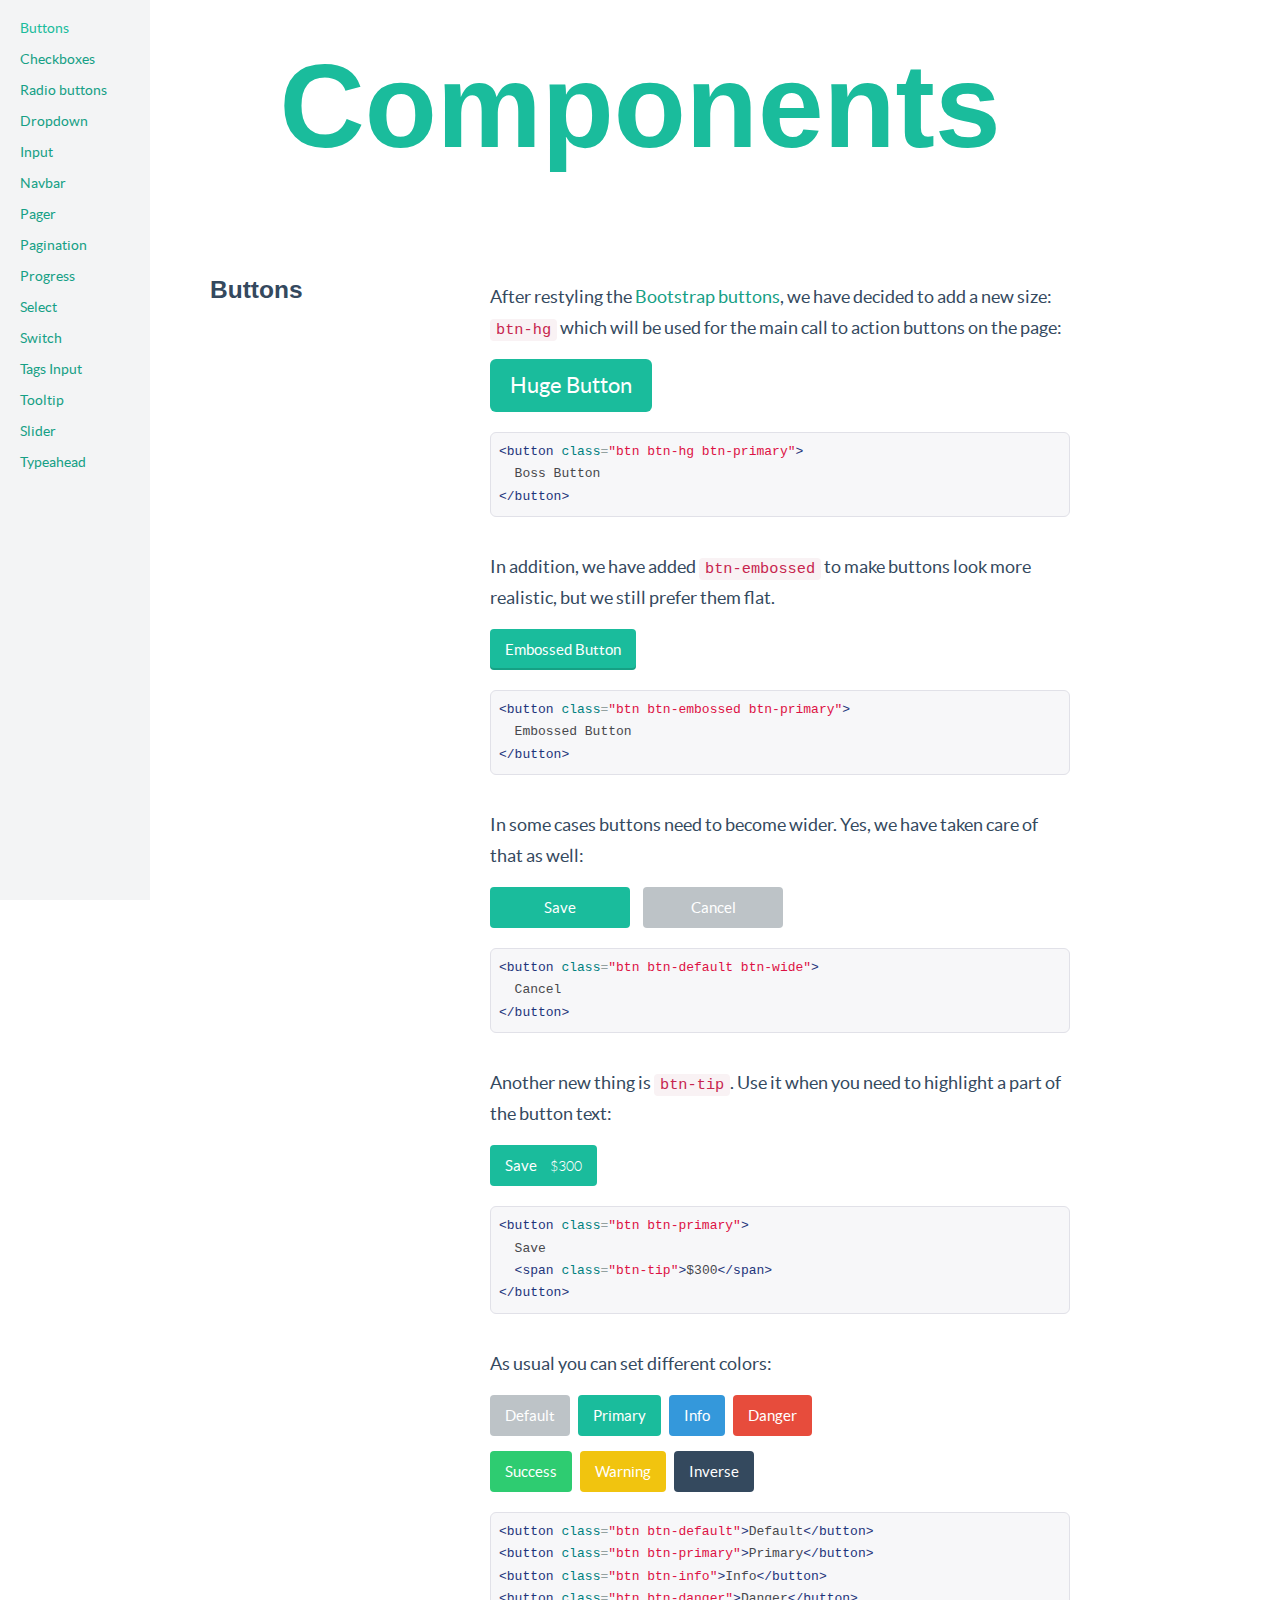
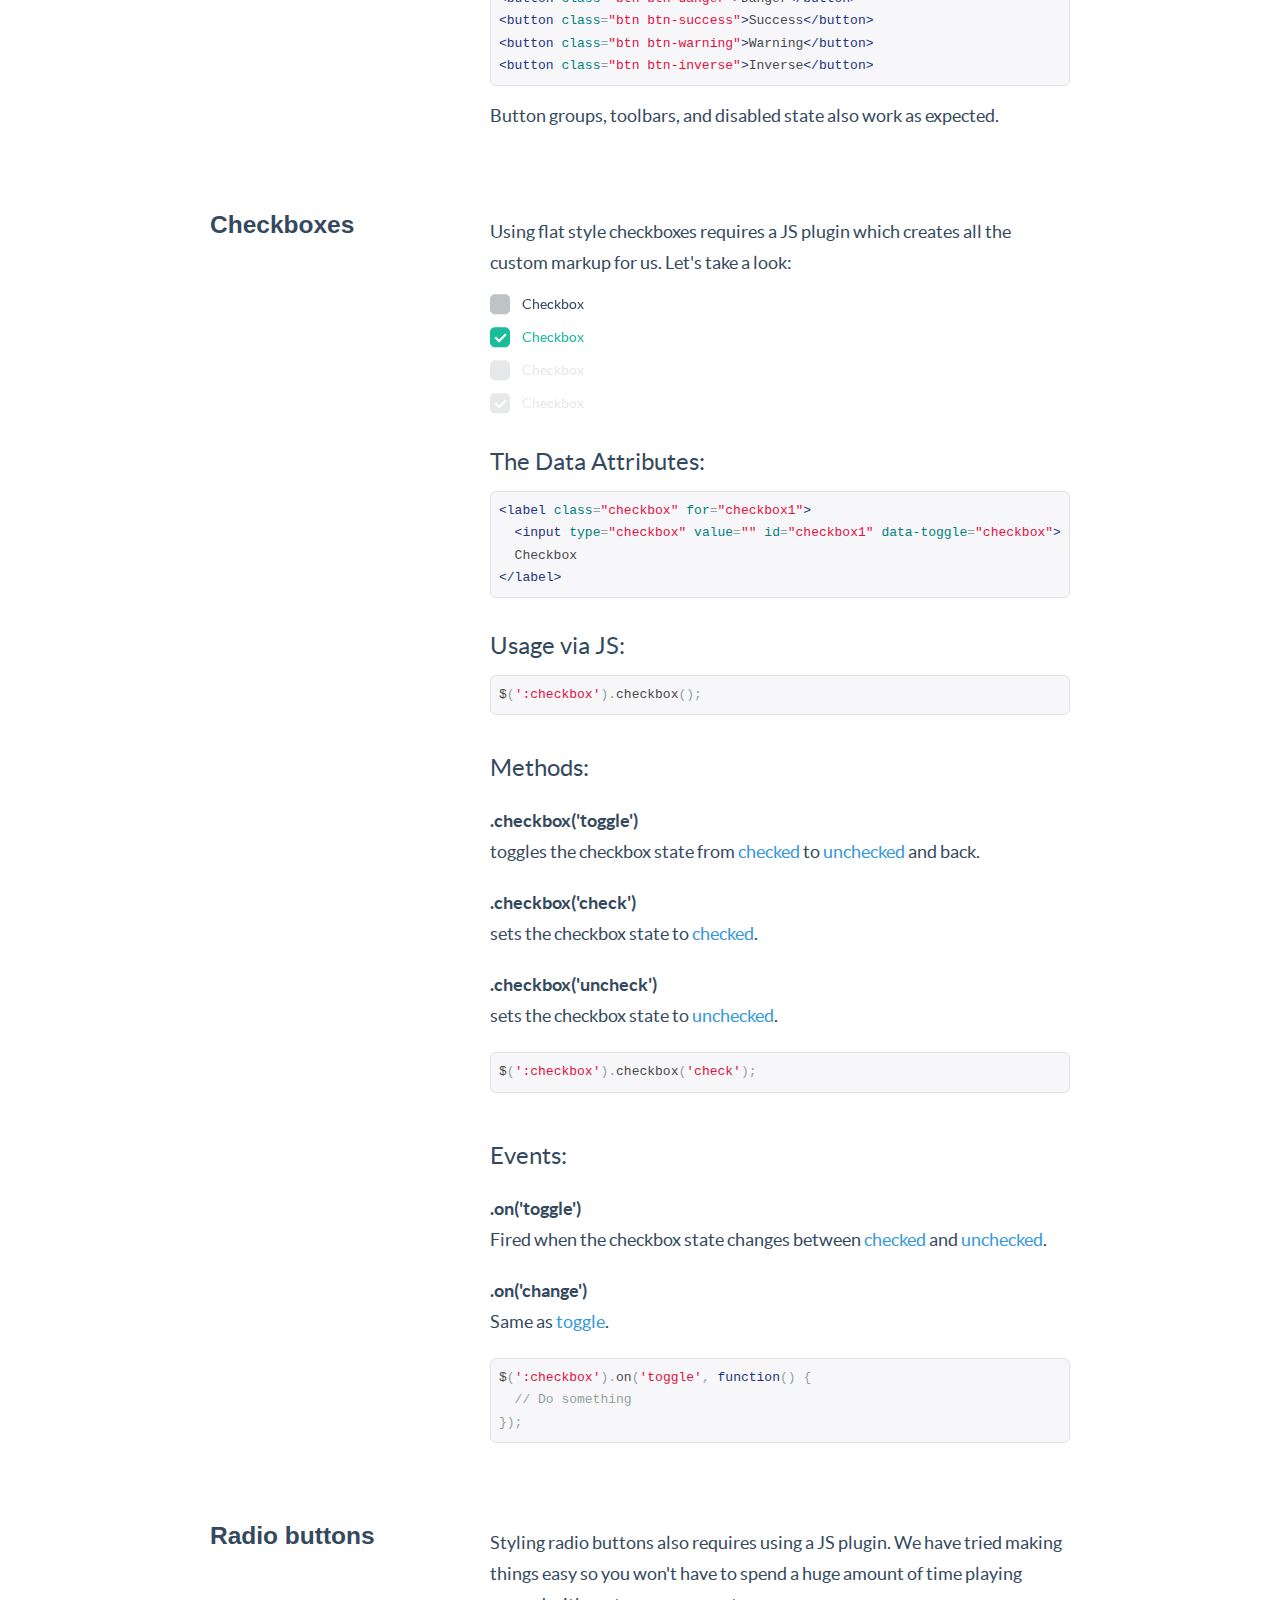
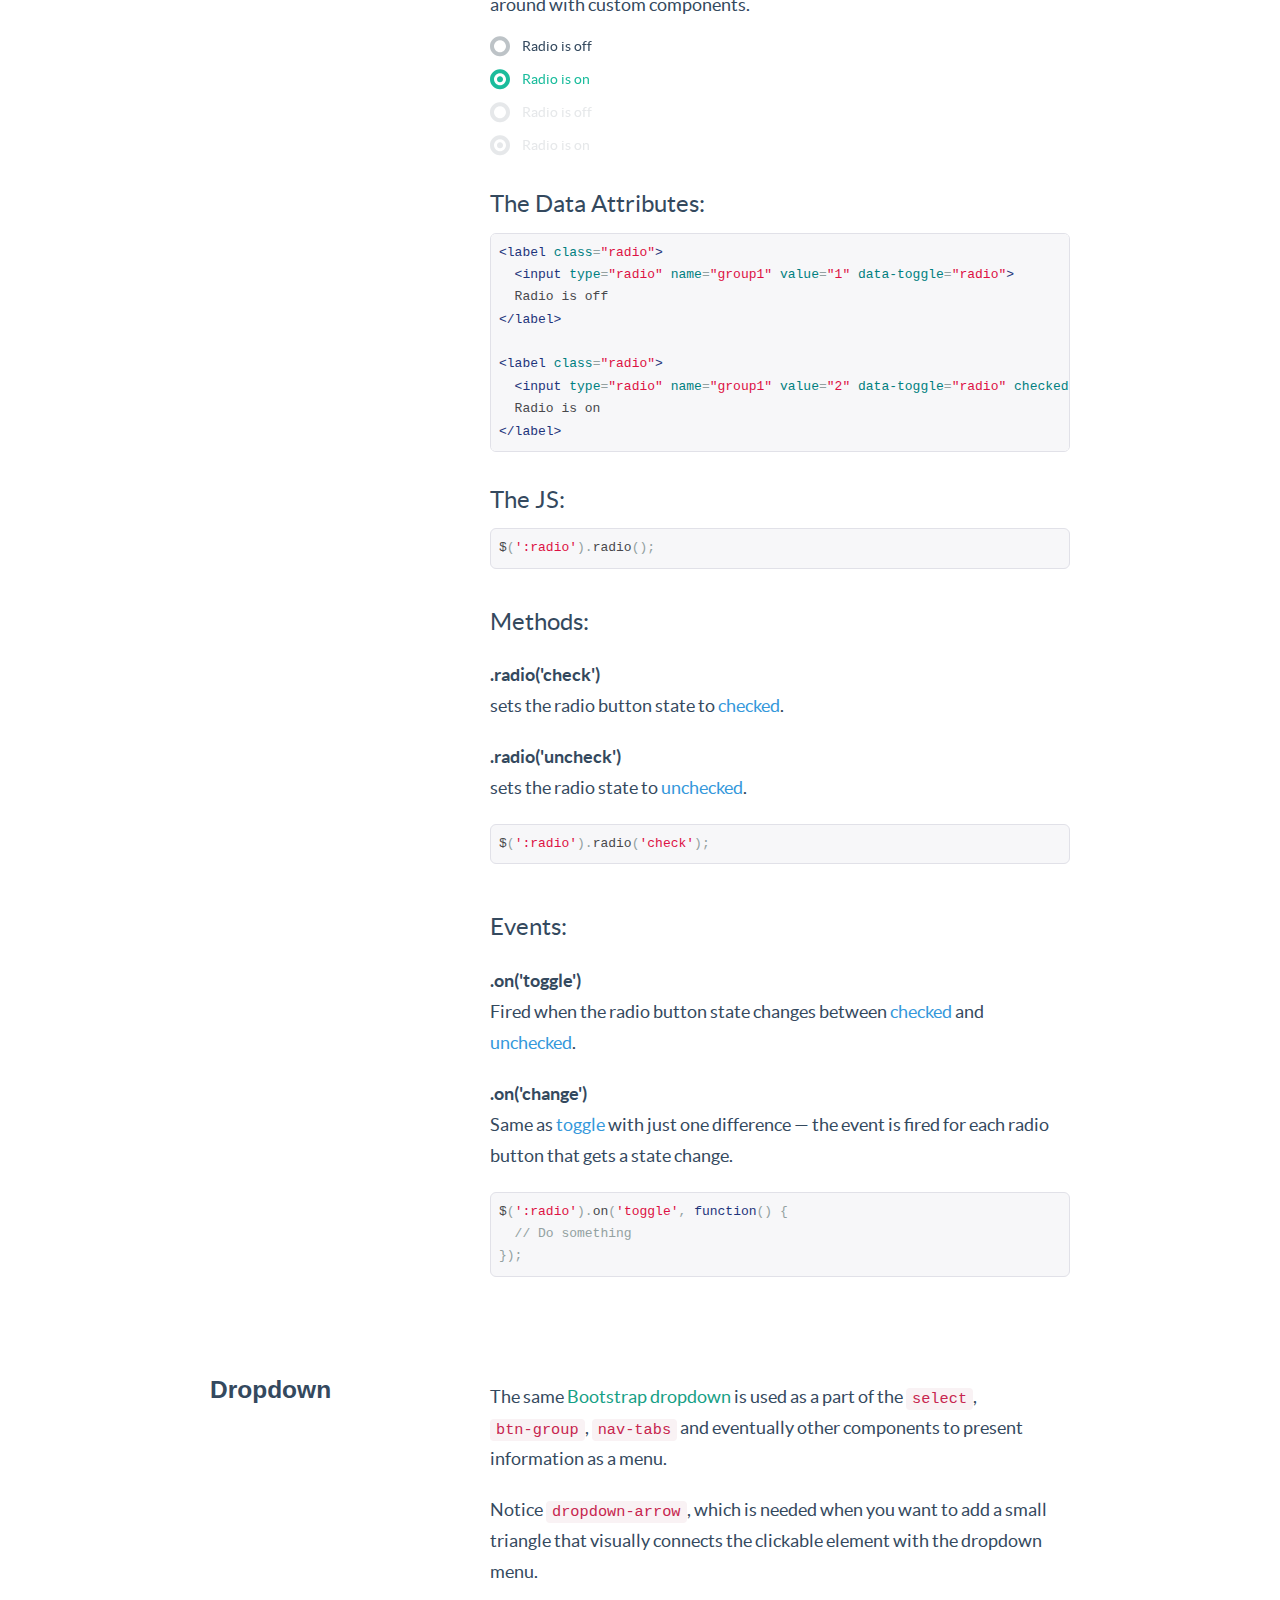
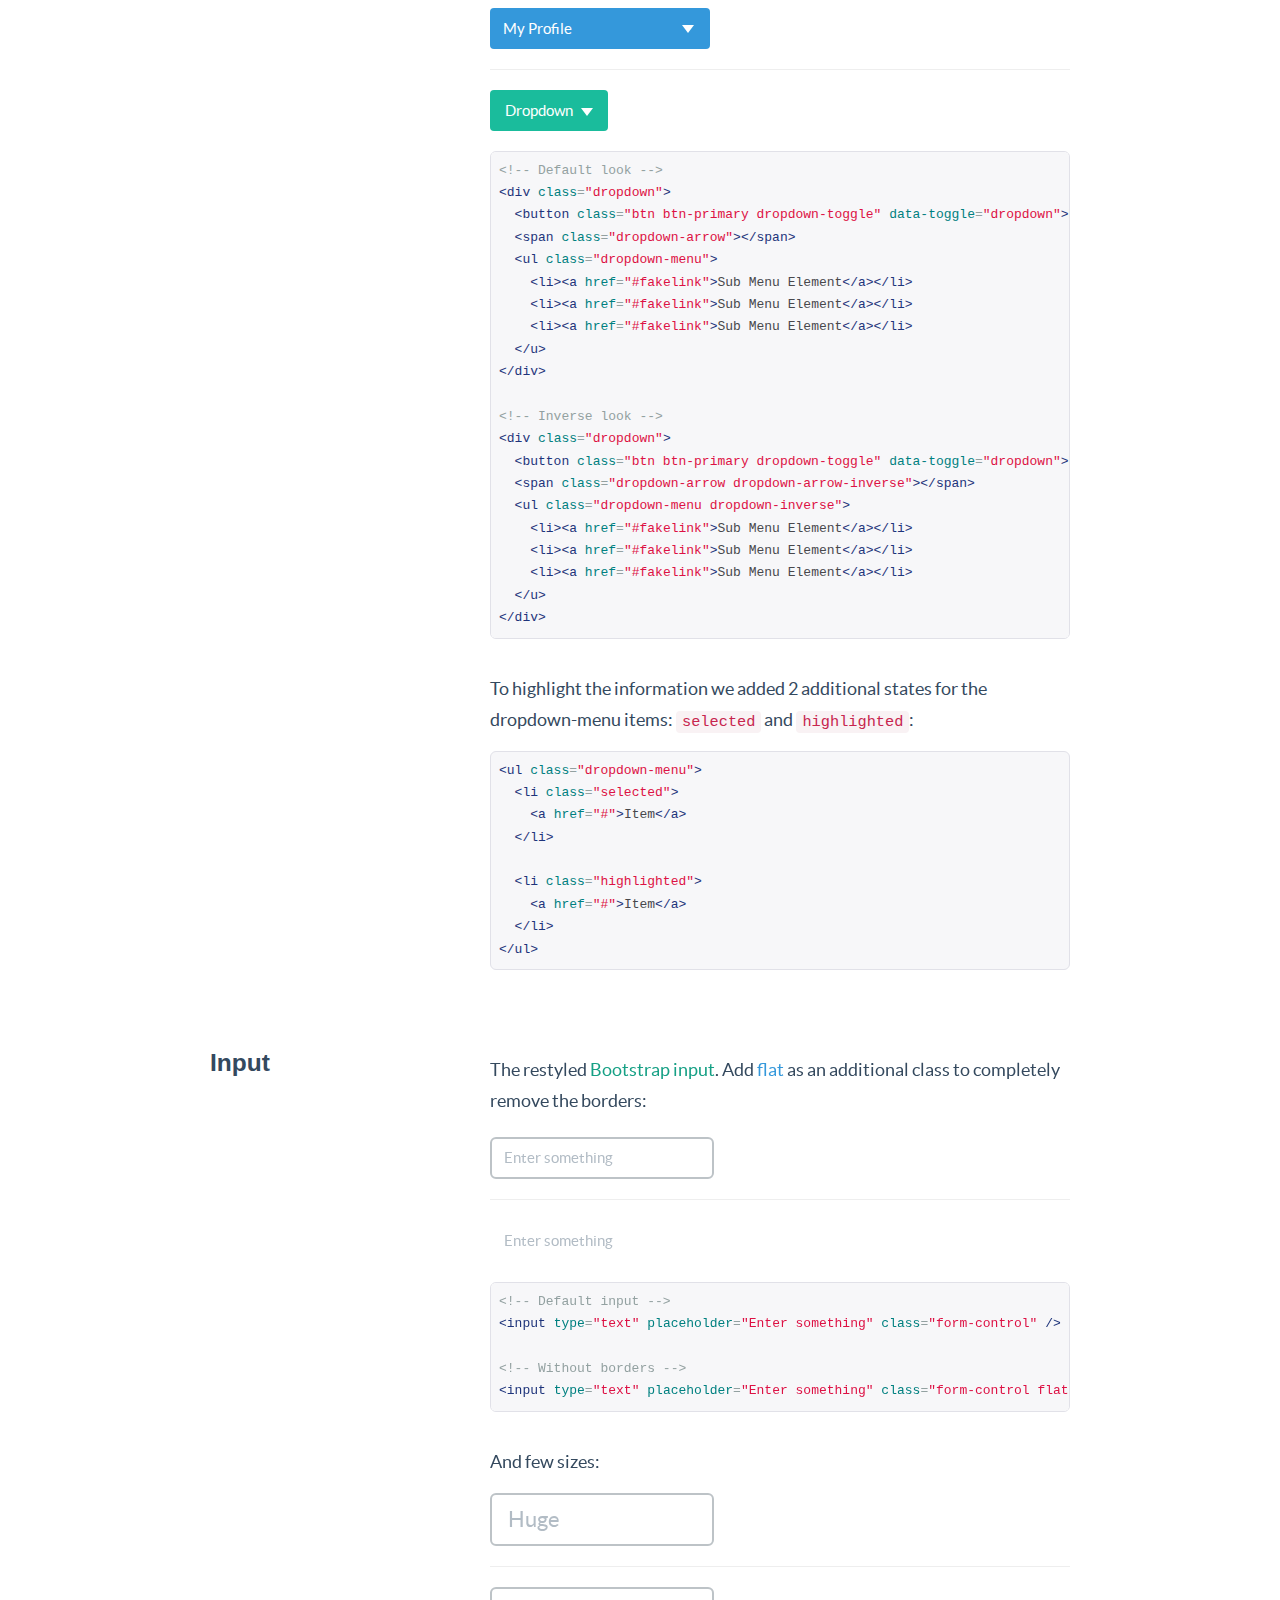
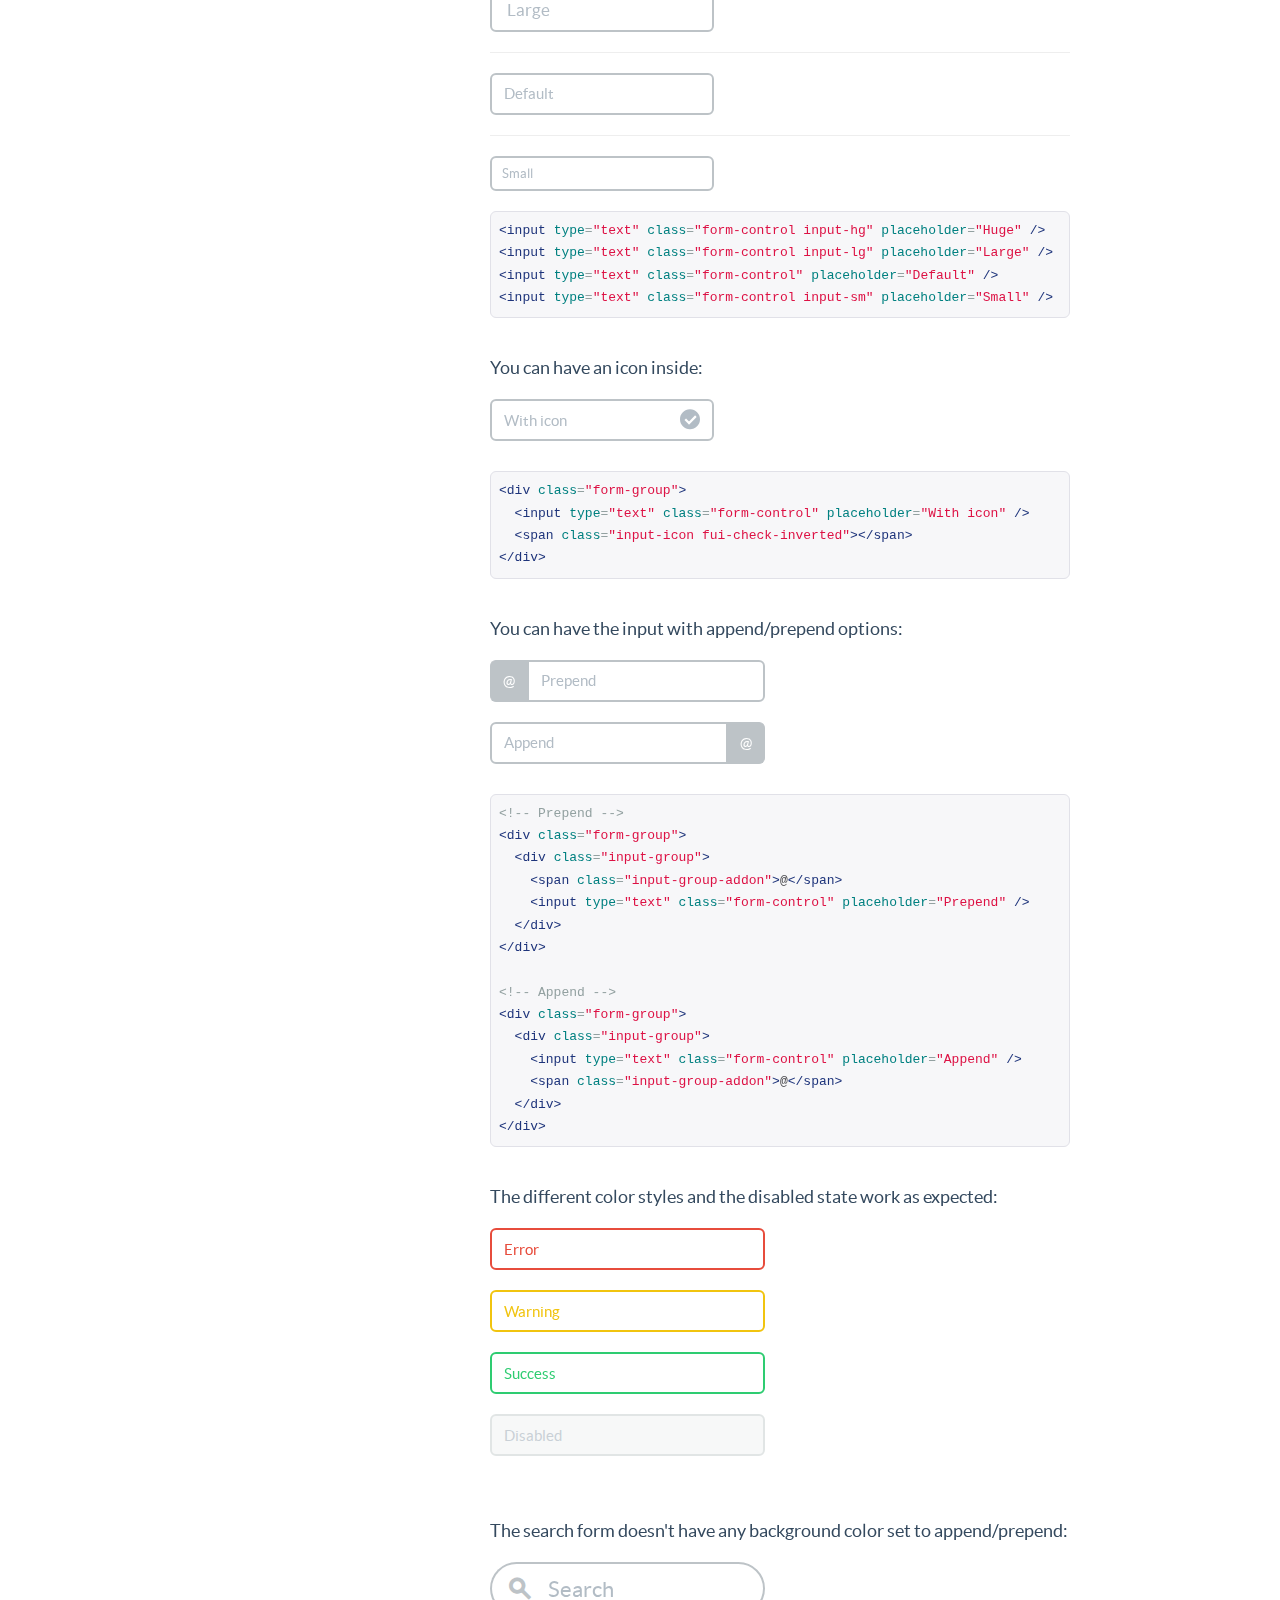
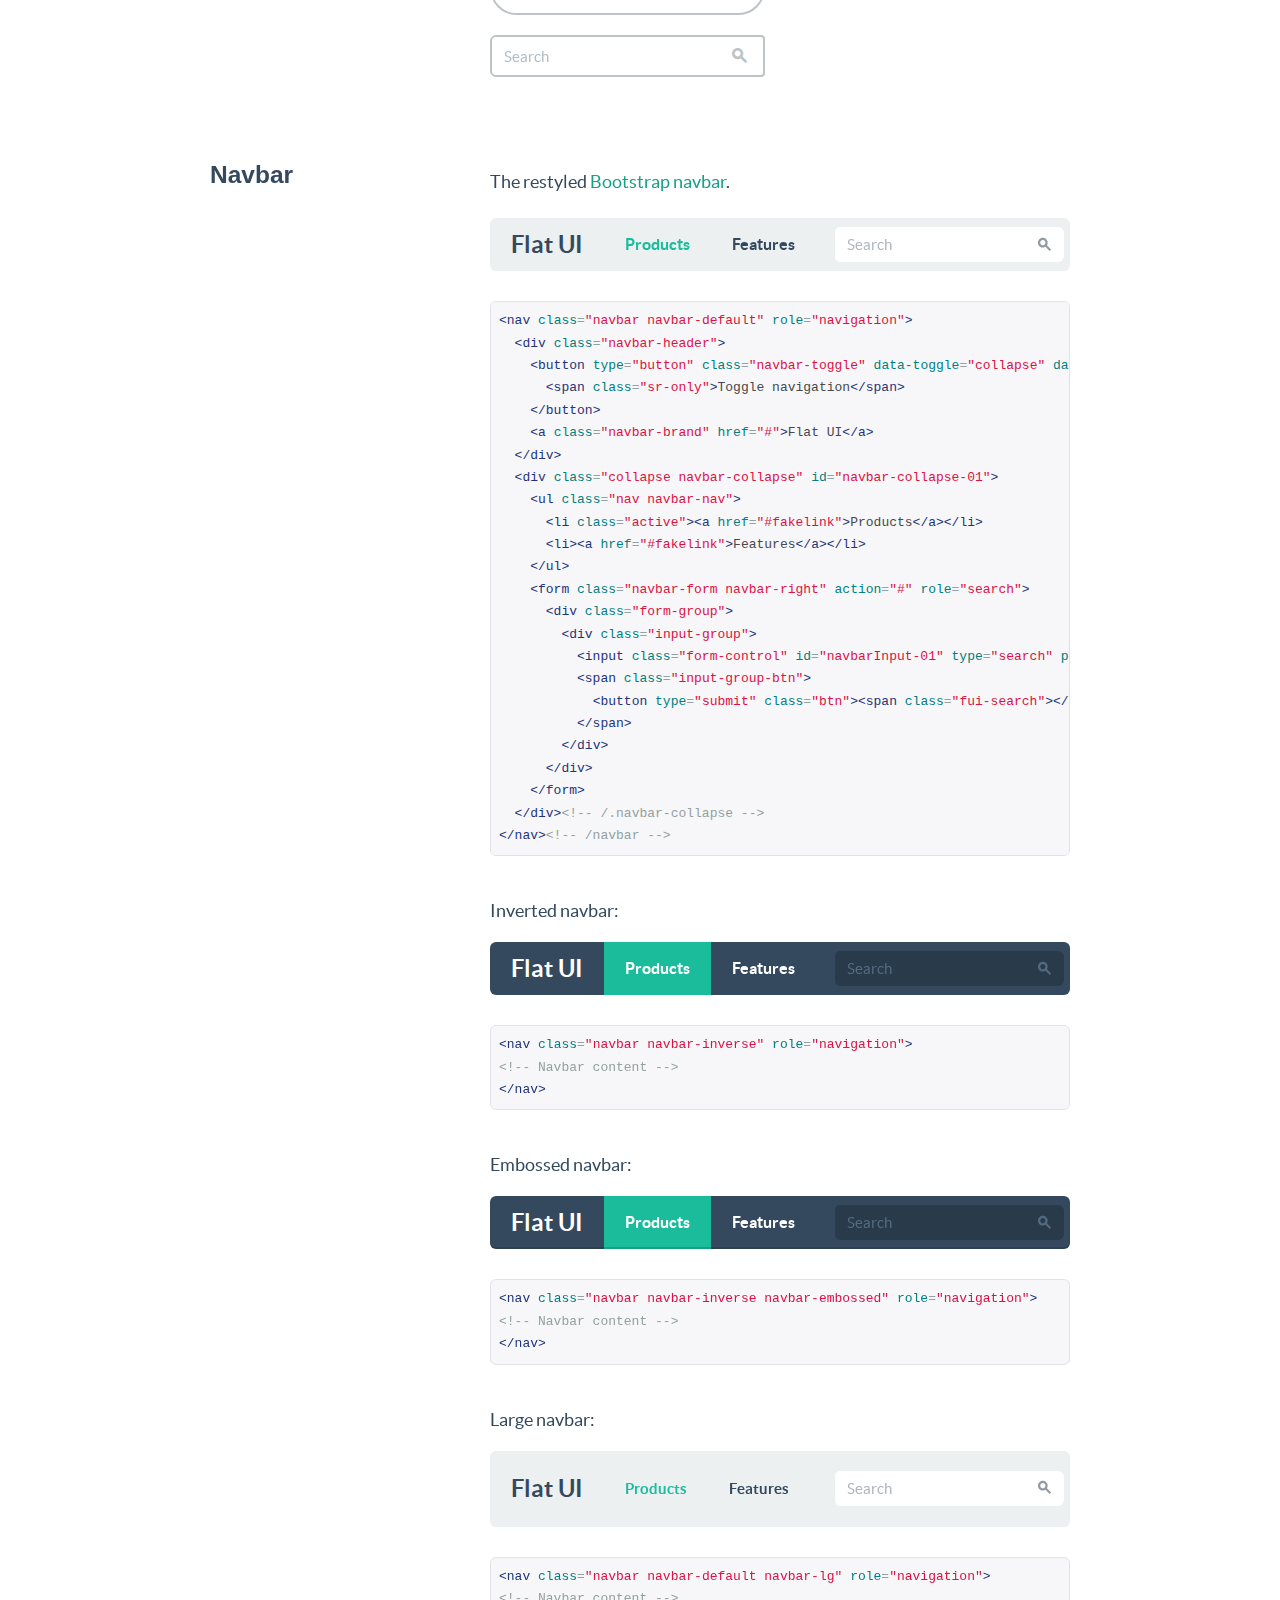
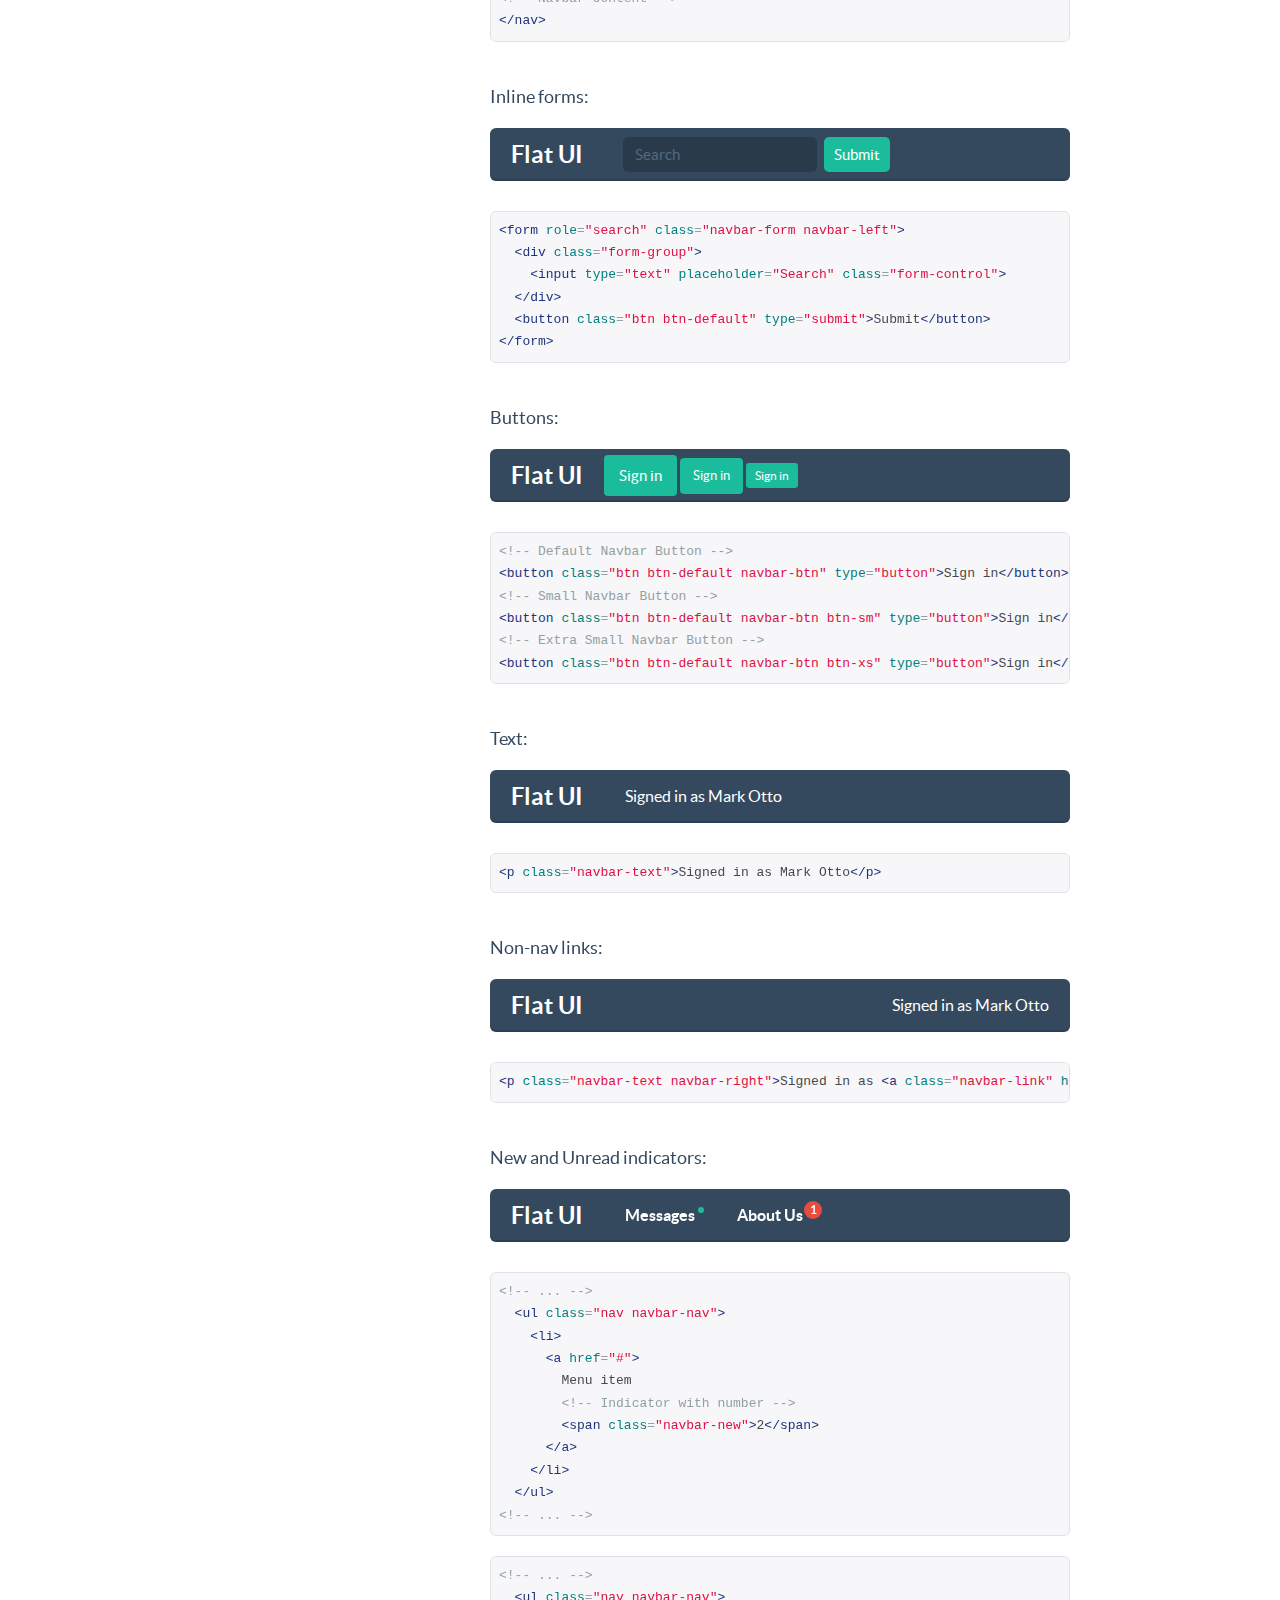
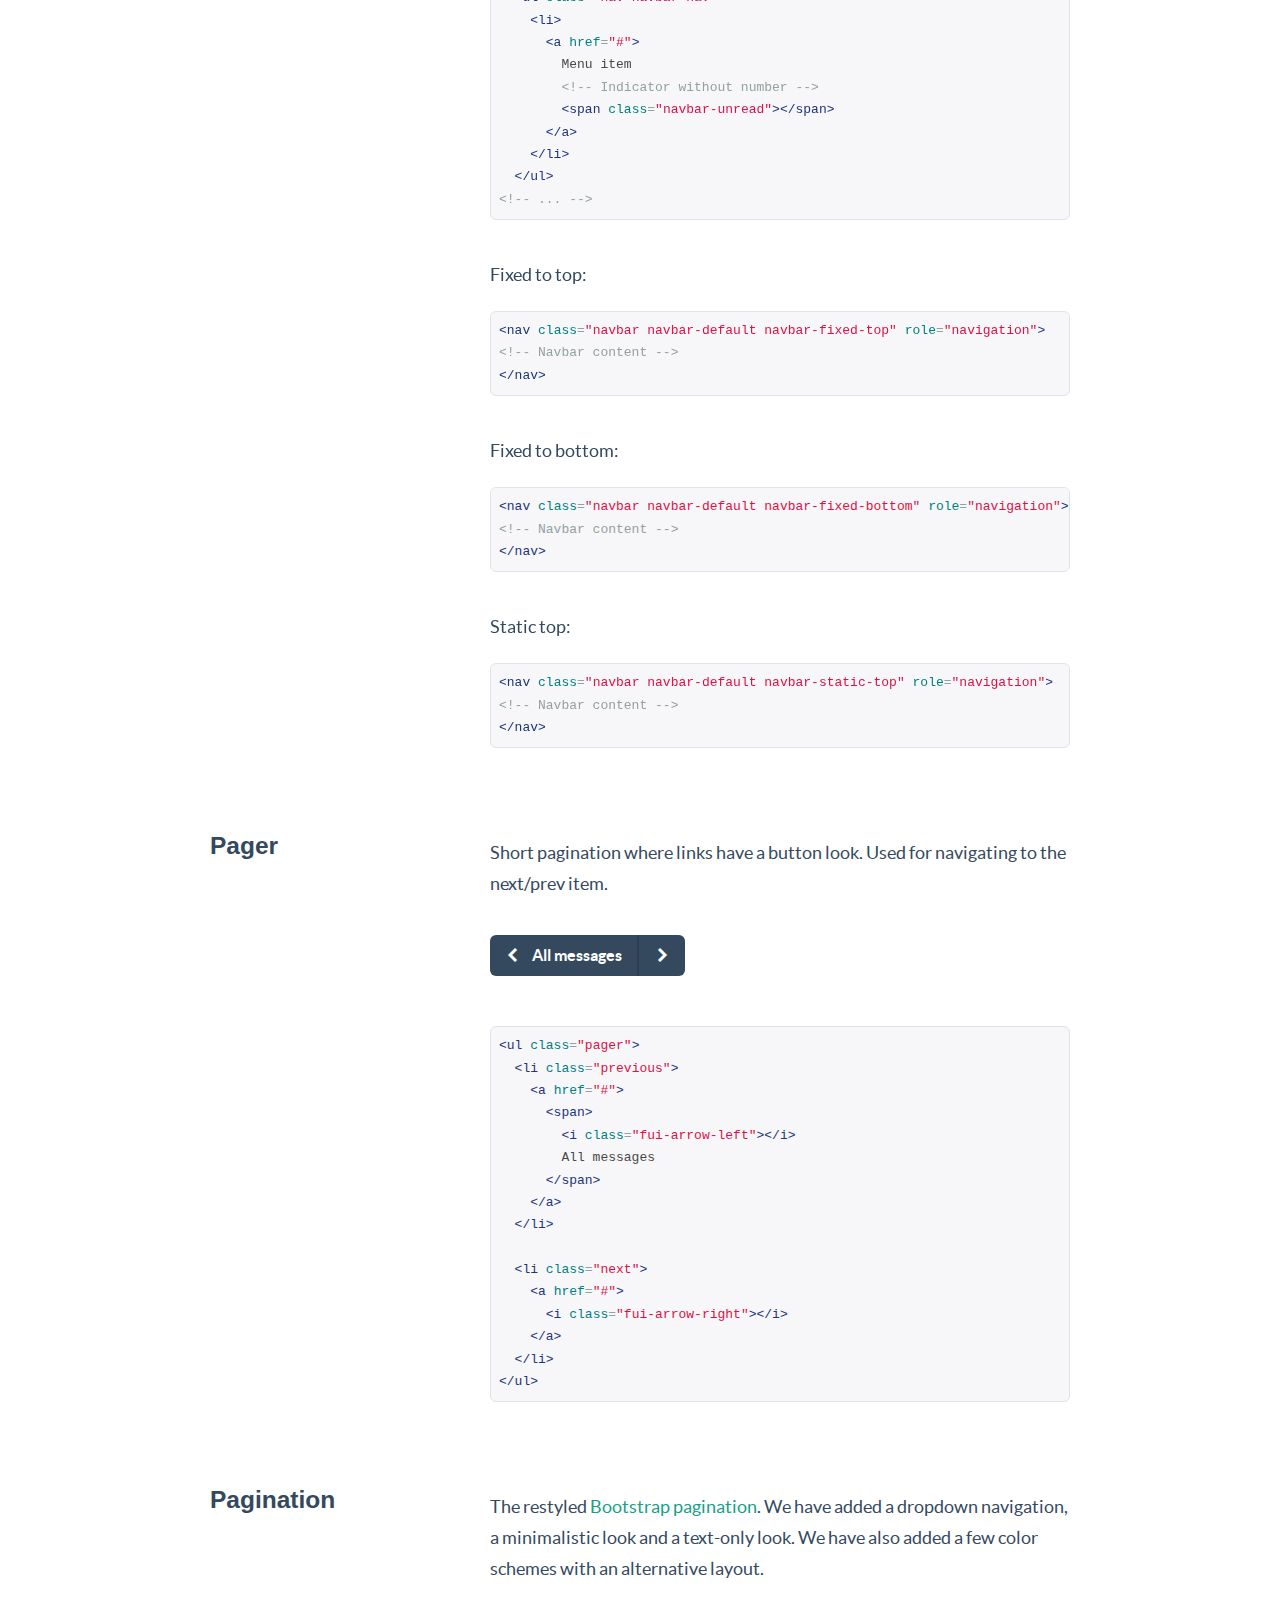
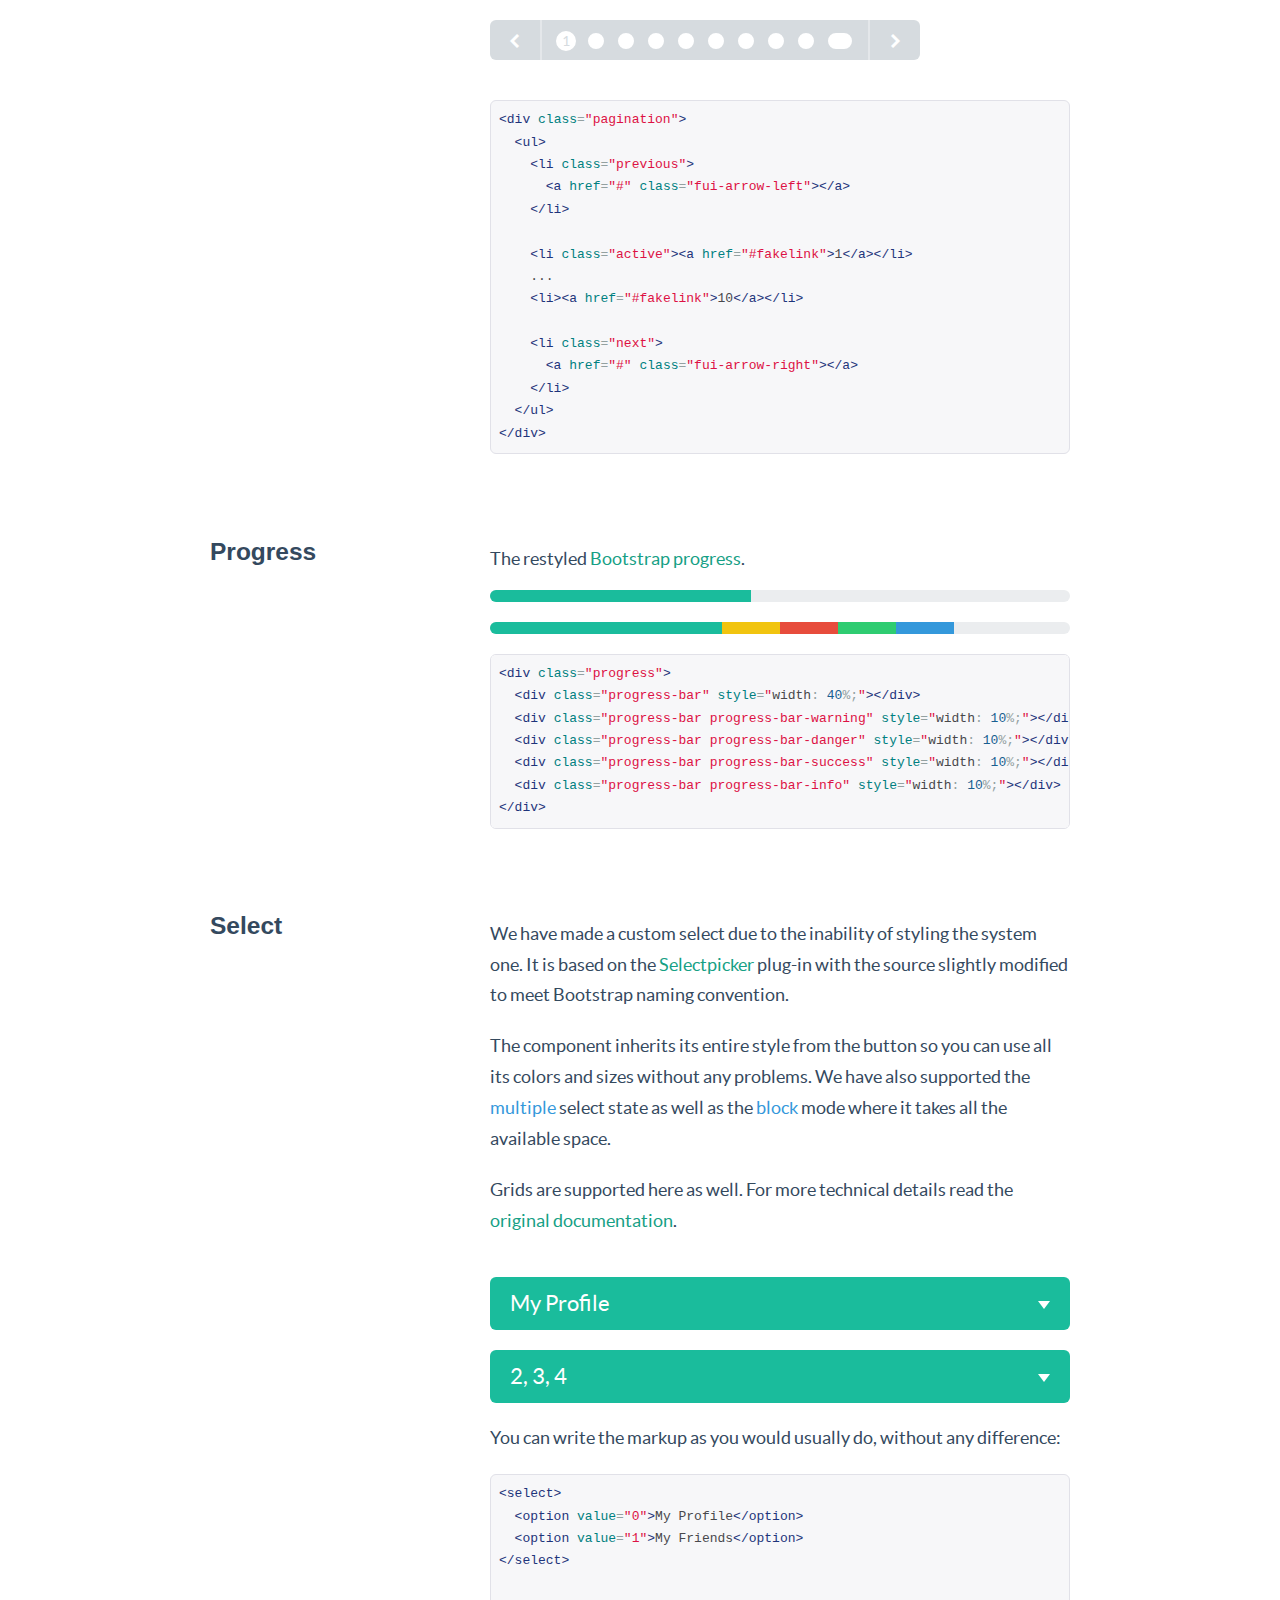
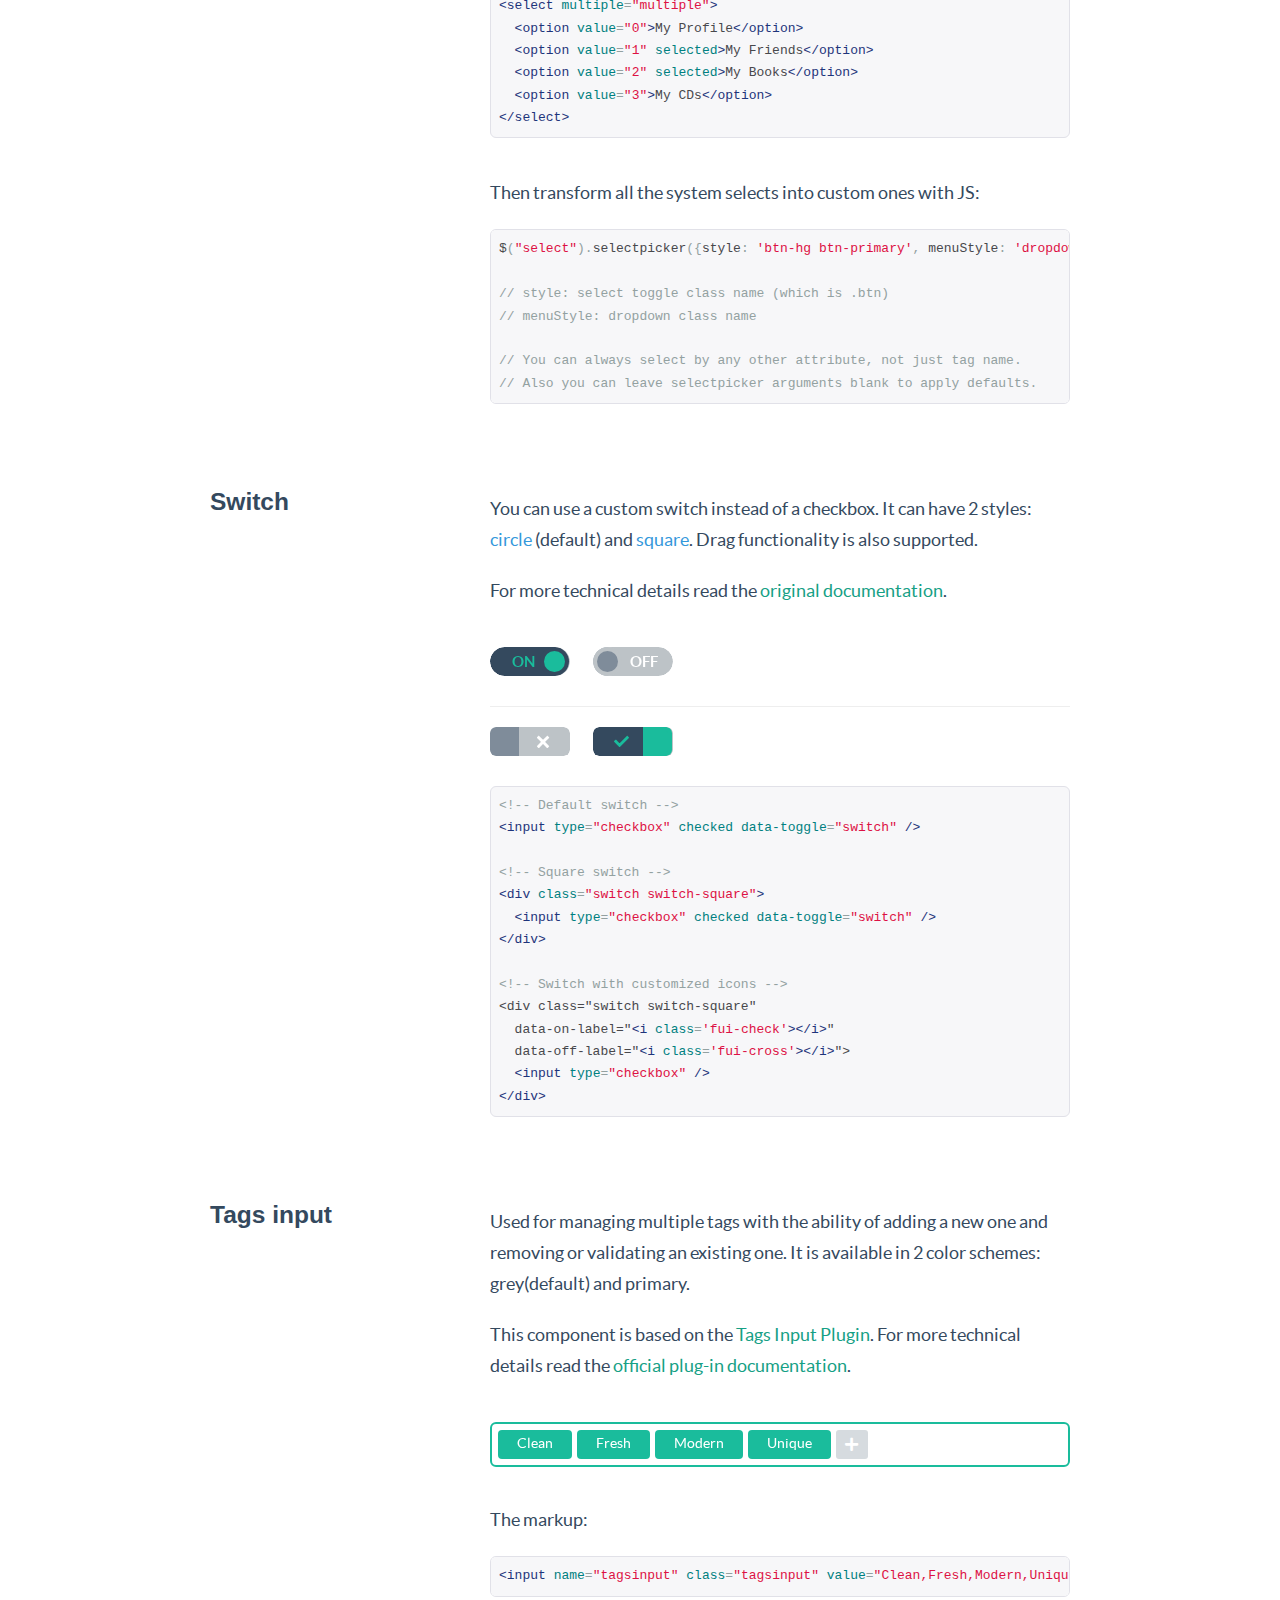
<file: server/static/flat-ui/components.html>
<!DOCTYPE html>
<html lang="en">
  <head>
    <meta charset="utf-8">
    <title>Components &middot; Flat UI Free</title>
    <meta name="viewport" content="width=device-width, initial-scale=1.0">

    <!-- Loading Bootstrap -->
    <link href="bootstrap/css/bootstrap.css" rel="stylesheet">
    <link href="bootstrap/css/prettify.css" rel="stylesheet">

    <!-- Loading Flat UI -->
    <link href="css/flat-ui.css" rel="stylesheet">
    <link href="css/docs.css" rel="stylesheet">

    <link rel="shortcut icon" href="images/favicon.ico">

    <!-- HTML5 shim, for IE6-8 support of HTML5 elements. All other JS at the end of file. -->
    <!--[if lt IE 9]>
      <script src="js/html5shiv.js"></script>
      <script src="js/respond.min.js"></script>
    <![endif]-->
  </head>
  <body>
    <ul class="demo-sidebar hide-on-tablets">
      <li><a href="#fui-button">Buttons</a></li>
      <li><a href="#fui-checkbox">Checkboxes</a></li>
      <li><a href="#fui-radio">Radio buttons</a></li>
      <li><a href="#fui-dropdown">Dropdown</a></li>
      <li><a href="#fui-input">Input</a></li>
      <li><a href="#fui-navbar">Navbar</a></li>
      <li><a href="#fui-pager">Pager</a></li>
      <li><a href="#fui-pagination">Pagination</a></li>
      <li><a href="#fui-progress">Progress</a></li>
      <li><a href="#fui-select">Select</a></li>
      <li><a href="#fui-switch">Switch</a></li>
      <li><a href="#fui-tagsinput">Tags Input</a></li>
      <li><a href="#fui-tooltip">Tooltip</a></li>
      <li><a href="#fui-slider">Slider</a></li>
      <li><a href="#fui-typeahead">Typeahead</a></li>
    </ul> <!-- /nav -->

		<h1 class="demo-headline">Components</h1>		
    <div class="container">    	
    	<div id="fui-button" class="pbl"></div>
    	
      <div class="demo-row">
        <div class="demo-title">
          <h3>Buttons</h3>
        </div>

        <div class="demo-content">
          <p>
            After restyling the <a href="http://getbootstrap.com/css/#buttons">Bootstrap buttons</a>, we have decided to add a new size: <code>btn-hg</code> which will be used for the main call to action buttons on the page:
          </p>
          <p class="mbl">
            <button class="btn btn-hg btn-primary">Huge Button</button>
          </p>
<pre class="prettyprint">
&lt;button class="btn btn-hg btn-primary"&gt;
  Boss Button
&lt;/button&gt;
</pre>

          <p class="ptl">
            In addition, we have added <code>btn-embossed</code> to make buttons look more realistic, but we still prefer them flat.
          </p>
          <p class="mbl">
            <button class="btn btn-embossed btn-primary">Embossed Button</button>
          </p>
<pre class="prettyprint">
&lt;button class="btn btn-embossed btn-primary"&gt;
  Embossed Button
&lt;/button&gt;
</pre>

          <p class="ptl">
            In some cases buttons need to become wider. Yes, we have taken care of that as well:
          </p>
          <p class="mbl">
            <button class="btn btn-wide btn-primary mrm">Save</button>
            <button class="btn btn-wide btn-default">Cancel</button>
          </p>
<pre class="prettyprint">
&lt;button class="btn btn-default btn-wide"&gt;
  Cancel
&lt;/button&gt;
</pre>

          <p class="ptl">
            Another new thing is <code>btn-tip</code>. Use it when you need to highlight a part of the button text:
          </p>
          <p class="mbl">
            <button class="btn btn-primary">
              Save
              <span class="btn-tip">$300</span>
            </button>
          </p>
<pre class="prettyprint">
&lt;button class="btn btn-primary"&gt;
  Save
  &lt;span class="btn-tip"&gt;$300&lt;/span&gt;
&lt;/button&gt;
</pre>

          <p class="ptl">
            As usual you can set different colors:
          </p>
          <p>
	          <button class="btn btn-default mrs">Default</button>
            <button class="btn btn-primary mrs">Primary</button>
            <button class="btn btn-info mrs">Info</button>
            <button class="btn btn-danger mrs">Danger</button>
          </p>
          <p class="mbl">            
            <button class="btn btn-success mrs">Success</button>
            <button class="btn btn-warning mrs">Warning</button>
            <button class="btn btn-inverse mrs">Inverse</button>
          </p>
<pre class="prettyprint">
&lt;button class="btn btn-default"&gt;Default&lt;/button&gt;
&lt;button class="btn btn-primary"&gt;Primary&lt;/button&gt;
&lt;button class="btn btn-info"&gt;Info&lt;/button&gt;
&lt;button class="btn btn-danger"&gt;Danger&lt;/button&gt;
&lt;button class="btn btn-success"&gt;Success&lt;/button&gt;
&lt;button class="btn btn-warning"&gt;Warning&lt;/button&gt;
&lt;button class="btn btn-inverse"&gt;Inverse&lt;/button&gt;
</pre>

          <p>
            Button groups, toolbars, and disabled state also work as expected.
          </p>
        </div>        
      </div><!-- /.demo-row -->
      
			<div id="fui-checkbox" class="pbl"></div>
			
      <div class="demo-row">      	
        <div class="demo-title">
          <h3>Checkboxes</h3>
        </div>

        <div class="demo-content">
          <p>
            Using flat style checkboxes requires a JS plugin which creates all the custom markup for us. Let's take a look:
          </p>
          <label class="checkbox" for="checkbox1">
            <input type="checkbox" value="" id="checkbox1" data-toggle="checkbox">
            Checkbox
          </label>
          <label class="checkbox" for="checkbox2">
            <input type="checkbox" value="" id="checkbox2" checked="checked" data-toggle="checkbox">
            Checkbox
          </label>
          <label class="checkbox" for="checkbox3">
            <input type="checkbox" value="" id="checkbox3" data-toggle="checkbox" disabled="">
            Checkbox
          </label>
          <label class="checkbox" for="checkbox4">
            <input type="checkbox" value="" id="checkbox4" checked="checked" data-toggle="checkbox" disabled="">
            Checkbox
          </label>

          <h6 class="ptl">The Data Attributes:</h6>
<pre class="prettyprint">
&lt;label class="checkbox" for="checkbox1"&gt;
  &lt;input type="checkbox" value="" id="checkbox1" data-toggle="checkbox"&gt;
  Checkbox
&lt;/label&gt;
</pre>

          <h6 class="ptl">Usage via JS:</h6>
<pre class="prettyprint">
$(':checkbox').checkbox();
</pre>

          <div class="pvm">
            <h6>Methods:</h6>
          </div>
          <p class="mbl">
            <strong>.checkbox('toggle')</strong>
            <br/>
            toggles the checkbox state from <span class="text-info">checked</span>
            to <span class="text-info">unchecked</span> and back.
          </p>
          <p class="mbl">
            <strong>.checkbox('check')</strong>
            <br/>
            sets the checkbox state to <span class="text-info">checked</span>.
          </p>
          <p class="mbl">
            <strong>.checkbox('uncheck')</strong>
            <br/>
            sets the checkbox state to <span class="text-info">unchecked</span>.
          </p>
<pre class="prettyprint">
$(':checkbox').checkbox('check');
</pre>

          <div class="pbm ptl">
            <h6>Events:</h6>
          </div>
          <p class="mbl">
            <strong>.on('toggle')</strong>
            <br/>
            Fired when the checkbox state changes between
            <span class="text-info">checked</span> and
            <span class="text-info">unchecked</span>.
          </p>
          <p class="mbl">
            <strong>.on('change')</strong>
            <br/>
            Same as <span class="text-info">toggle</span>.
          </p>
<pre class="prettyprint">
$(':checkbox').on('toggle', function() {
  // Do something
});
</pre>          
          
        </div> <!-- /.demo-content -->
      </div> <!-- /.demo-row -->
      
      <div id="fui-radio" class="pbl"></div>

      <div class="demo-row">
        <div class="demo-title">
          <h3>Radio buttons</h3>
        </div>

        <div class="demo-content">
          <p>
            Styling radio buttons also requires using a JS plugin. We have tried making things easy so you won't have to spend a huge amount of time playing around with custom&nbsp;components.
          </p>
          <label class="radio">
            <input type="radio" name="group1" value="1" data-toggle="radio">
            Radio is off
          </label>
          <label class="radio">
            <input type="radio" name="group1" value="2" data-toggle="radio" checked>
            Radio is on
          </label>
          <label class="radio">
            <input type="radio" name="group2" value="1" data-toggle="radio" disabled>
            Radio is off
          </label>
          <label class="radio">
            <input type="radio" name="group2" value="2" data-toggle="radio" disabled checked>
            Radio is on
          </label>

          <h6 class="ptl">The Data Attributes:</h6>
<pre class="prettyprint">
&lt;label class="radio"&gt;
  &lt;input type="radio" name="group1" value="1" data-toggle="radio"&gt;
  Radio is off
&lt;/label&gt;

&lt;label class="radio"&gt;
  &lt;input type="radio" name="group1" value="2" data-toggle="radio" checked&gt;
  Radio is on
&lt;/label&gt;
</pre>

          <h6 class="ptl">The JS:</h6>
<pre class="prettyprint">
$(':radio').radio();
</pre>

          <div class="pvm">
            <h6>Methods:</h6>
          </div>
          <p class="mbl">
            <strong>.radio('check')</strong>
            <br/>
            sets the radio button state to <span class="text-info">checked</span>.
          </p>
          <p class="mbl">
            <strong>.radio('uncheck')</strong>
            <br/>
            sets the radio state to <span class="text-info">unchecked</span>.
          </p>
<pre class="prettyprint">
$(':radio').radio('check');
</pre>

          <div class="pbm ptl">
            <h6>Events:</h6>
          </div>
          <p class="mbl">
            <strong>.on('toggle')</strong>
            <br/>
            Fired when the radio button state changes between
            <span class="text-info">checked</span> and
            <span class="text-info">unchecked</span>.
          </p>
          <p class="mbl">
            <strong>.on('change')</strong>
            <br/>
            Same as <span class="text-info">toggle</span> with just one difference &mdash; the event is fired for each radio button that gets a state change.
          </p>
<pre class="prettyprint">
$(':radio').on('toggle', function() {
  // Do something
});
</pre>
        </div> <!-- /.demo-content -->
      </div> <!-- /.demo-row -->
    </div><!-- /.container -->

		

    <div class="container ptl">    	
    	<div id="fui-dropdown" class="pbl"></div>
    
      <div class="demo-row">
        <div class="demo-title">
          <h3>Dropdown</h3>
        </div>

        <div class="demo-content">
          <p class="mbl">
            The same <a href="http://getbootstrap.com/components/#dropdowns">Bootstrap dropdown</a> is used as a part of the <code>select</code>, <code>btn-group</code>, <code>nav-tabs</code> and eventually other components to present information as a menu.
          </p>

          <p class="mbl">
            Notice <code>dropdown-arrow</code>, which is needed when you want to add a small triangle that visually connects the clickable element with the dropdown menu.
          </p>

          <select name="info" class="mbn">
            <optgroup label="Profile">
              <option value="0">My Profile</option>
              <option value="1">My Friends</option>
            </optgroup>
            <optgroup label="System">
              <option value="2">Messages</option>
              <option value="3">My Settings</option>
              <option value="4" class="highlighted">Logout</option>
            </optgroup>
          </select>

          <hr/>
          
          <div class="row">
          	<div class="col-md-3">
	          	<div class="dropdown">
		          	<button class="btn btn-primary dropdown-toggle" data-toggle="dropdown">Dropdown<span class="caret"></span></button>
							  <span class="dropdown-arrow dropdown-arrow-inverse"></span>
		            <ul class="dropdown-menu dropdown-inverse">
		              <li><a href="#fakelink">Sub Menu Element</a></li>
		              <li><a href="#fakelink">Sub Menu Element</a></li>
		              <li><a href="#fakelink">Sub Menu Element</a></li>
		            </ul>
							</div>
          	</div>
          </div>
          

          <div class="pvl">
<pre class="prettyprint">
&lt;!-- Default look --&gt;
&lt;div class="dropdown"&gt;
  &lt;button class="btn btn-primary dropdown-toggle" data-toggle="dropdown">Dropdown&lt;span class="caret"&gt;&lt;/span&gt;&lt;/button&gt;
  &lt;span class="dropdown-arrow"&gt;&lt;/span&gt;
  &lt;ul class="dropdown-menu"&gt;
    &lt;li&gt;&lt;a href="#fakelink">Sub Menu Element&lt;/a&gt;&lt;/li&gt;
    &lt;li&gt;&lt;a href="#fakelink">Sub Menu Element&lt;/a&gt;&lt;/li&gt;
    &lt;li&gt;&lt;a href="#fakelink">Sub Menu Element&lt;/a&gt;&lt;/li&gt;
  &lt;/u&gt;
&lt;/div&gt;

&lt;!-- Inverse look --&gt;
&lt;div class="dropdown"&gt;
  &lt;button class="btn btn-primary dropdown-toggle" data-toggle="dropdown">Dropdown&lt;span class="caret"&gt;&lt;/span&gt;&lt;/button&gt;
  &lt;span class="dropdown-arrow dropdown-arrow-inverse"&gt;&lt;/span&gt;
  &lt;ul class="dropdown-menu dropdown-inverse"&gt;
    &lt;li&gt;&lt;a href="#fakelink">Sub Menu Element&lt;/a&gt;&lt;/li&gt;
    &lt;li&gt;&lt;a href="#fakelink">Sub Menu Element&lt;/a&gt;&lt;/li&gt;
    &lt;li&gt;&lt;a href="#fakelink">Sub Menu Element&lt;/a&gt;&lt;/li&gt;
  &lt;/u&gt;
&lt;/div&gt;
</pre>
          </div>

          <p>
            To highlight the information we added 2 additional states for the dropdown-menu items: <code>selected</code> and <code>highlighted</code>:
          </p>
<pre class="prettyprint">
&lt;ul class="dropdown-menu"&gt;
  &lt;li class="selected"&gt;
    &lt;a href="#"&gt;Item&lt;/a&gt;
  &lt;/li&gt;

  &lt;li class="highlighted"&gt;
    &lt;a href="#"&gt;Item&lt;/a&gt;
  &lt;/li&gt;
&lt;/ul&gt;
</pre>
        </div> <!-- /.demo-content -->
      </div> <!-- /.demo-row -->

			<div id="fui-input" class="pbl"></div>

      <div class="demo-row">
        <div class="demo-title">
          <h3>Input</h3>
        </div>

        <div class="demo-content">
          <p class="mbl">
            The restyled <a href="http://getbootstrap.com/css/#forms">Bootstrap input</a>. Add <span class="text-info">flat</span> as an additional class to completely remove the borders:
          </p>
					
					<div class="row">
						<div class="col-lg-5">
							<input type="text" value="" placeholder="Enter something" class="form-control" />
						</div>
					</div>
					<hr />
					<div class="row">
						<div class="col-lg-5">
							<input type="text" value="" placeholder="Enter something" class="form-control flat" />
						</div>
					</div>
<pre class="prettyprint mtl">
&lt;!-- Default input --&gt;
&lt;input type="text" placeholder="Enter something" class="form-control" /&gt;

&lt;!-- Without borders --&gt;
&lt;input type="text" placeholder="Enter something" class="form-control flat" /&gt;
</pre>

          <p class="ptl">And few sizes:</p>
          <div class="row">
          	<div class="col-lg-5">
	          	<input type="text" value="" placeholder="Huge" class="form-control input-hg" />
          	</div>
          </div>
          <hr />
          <div class="row">
          	<div class="col-lg-5">
	          	<input type="text" value="" placeholder="Large" class="form-control input-lg" />
          	</div>
          </div>
          <hr />
          <div class="row">
          	<div class="col-lg-5">
	          	<input type="text" value="" placeholder="Default" class="form-control" />
          	</div>
          </div>
          <hr />
          <div class="row">
          	<div class="col-lg-5">
	          	<input type="text" value="" placeholder="Small" class="form-control input-sm" />
          	</div>
          </div>
<pre class="prettyprint mtl">
&lt;input type="text" class="form-control input-hg" placeholder="Huge" /&gt;
&lt;input type="text" class="form-control input-lg" placeholder="Large" /&gt;
&lt;input type="text" class="form-control" placeholder="Default" /&gt;
&lt;input type="text" class="form-control input-sm" placeholder="Small" /&gt;
</pre>

          <p class="ptl">You can have an icon inside:</p>
          <div class="row">
          	<div class="col-lg-5">
	          	<div class="form-group">
	              <input type="text" value="" placeholder="With icon" class="form-control" />
	              <span class="input-icon fui-check-inverted"></span>
	            </div>
          	</div>            
          </div>
<pre class="prettyprint mtm">
&lt;div class="form-group"&gt;
  &lt;input type="text" class="form-control" placeholder="With icon" /&gt;
  &lt;span class="input-icon fui-check-inverted"&gt;&lt;/span&gt;
&lt;/div&gt;
</pre>

        <p class="ptl">You can have the input with append/prepend options:</p>
          <div class="row">
            <div class="col-lg-6">
              <div class="form-group">
                <div class="input-group">
                  <span class="input-group-addon">@</span>
                  <input class="form-control" type="text" placeholder="Prepend" />
                </div>
              </div>              
            </div>
          </div>
          
          <div class="row">
            <div class="col-lg-6">
              <div class="form-group">
                <div class="input-group">                 
                  <input class="form-control" type="text" placeholder="Append" />
                  <span class="input-group-addon">@</span>
                </div>
              </div>              
            </div>
          </div>

<pre class="prettyprint mtm">
&lt;!-- Prepend --&gt;
&lt;div class="form-group"&gt;
  &lt;div class="input-group"&gt;
    &lt;span class="input-group-addon"&gt;@&lt;/span&gt;
    &lt;input type="text" class="form-control" placeholder="Prepend" /&gt;
  &lt;/div&gt;  
&lt;/div&gt;

&lt;!-- Append --&gt;
&lt;div class="form-group"&gt;
  &lt;div class="input-group"&gt;
    &lt;input type="text" class="form-control" placeholder="Append" /&gt;
    &lt;span class="input-group-addon"&gt;@&lt;/span&gt;
  &lt;/div&gt;
&lt;/div&gt;
</pre>

          <p class="ptl">
            The different color styles and the disabled state work as expected:
            <div class="row">
            	<div class="col-lg-6">
	            	<div class="form-group has-error">
		              <input class="form-control" type="text" placeholder="Error" />
		            </div>
            	</div>
            </div>
            <div class="row">
            	<div class="col-lg-6">
	            	<div class="form-group has-warning">
		              <input class="form-control" type="text" placeholder="Warning" />
		            </div>
            	</div>
            </div>
            <div class="row">
            	<div class="col-lg-6">
	            	<div class="form-group has-success">
		              <input class="form-control" type="text" placeholder="Success" />
		            </div>
            	</div>
            </div>
            <div class="row">
            	<div class="col-lg-6">
	            	<div class="form-group">
		              <input class="form-control" type="text" placeholder="Disabled" disabled />
		            </div>
            	</div>
            </div>
          </p>

          <p class="ptl mtl">
            The search form doesn't have any background color set to append/prepend:
          </p>
          <div class="row">
            <div class="col-lg-6">
              <div class="form-group">
                <div class="input-group input-group-hg input-group-rounded">
                  <span class="input-group-btn">
                    <button type="submit" class="btn"><span class="fui-search"></span></button>
                  </span>              
                  <input type="text" class="form-control" placeholder="Search" id="search-query-2">
                </div>
              </div>
            </div>
          </div>          

          <div class="row">
            <div class="col-lg-6">
              <div class="form-group">
                <div class="input-group">                               
                  <input type="text" class="form-control" placeholder="Search" id="search-query-3">
                  <span class="input-group-btn">
                    <button type="submit" class="btn"><span class="fui-search"></span></button>
                  </span>
                </div>
              </div>
            </div>
          </div>
          
        </div> <!-- /.demo-content -->
      </div> <!-- /.demo-row -->

			<div id="fui-navbar" class="pbl"></div>

      <div class="demo-row">
        <div class="demo-title">
          <h3>Navbar</h3>
        </div>
        <div class="demo-content">
          <p class="mbl">
            The restyled <a href="http://getbootstrap.com/components/#navbar">Bootstrap navbar</a>.
          </p>

          <nav class="navbar navbar-default" role="navigation">
            <div class="navbar-header">
              <button type="button" class="navbar-toggle" data-toggle="collapse" data-target="#navbar-collapse-01">
                <span class="sr-only">Toggle navigation</span>
              </button>
              <a class="navbar-brand" href="#">Flat UI</a>
            </div>
            <div class="collapse navbar-collapse" id="navbar-collapse-01">
              <ul class="nav navbar-nav">           
                <li class="active"><a href="#fakelink">Products</a></li>
                <li><a href="#fakelink">Features</a></li>
               </ul>          
              <form class="navbar-form navbar-right" action="#" role="search" style="width: 250px">
                <div class="form-group">
                  <div class="input-group">
                    <input class="form-control" id="navbarInput-01" type="search" placeholder="Search">
                    <span class="input-group-btn">
                      <button type="submit" class="btn"><span class="fui-search"></span></button>
                    </span>            
                  </div>
                </div>               
              </form>
            </div><!-- /.navbar-collapse -->
          </nav><!-- /navbar -->
          
<pre class="prettyprint mvl">
&lt;nav class="navbar navbar-default" role="navigation"&gt;
  &lt;div class="navbar-header"&gt;
    &lt;button type="button" class="navbar-toggle" data-toggle="collapse" data-target="#navbar-collapse-01"&gt;
      &lt;span class="sr-only"&gt;Toggle navigation&lt;/span&gt;
    &lt;/button&gt;
    &lt;a class="navbar-brand" href="#"&gt;Flat UI&lt;/a&gt;
  &lt;/div&gt;
  &lt;div class="collapse navbar-collapse" id="navbar-collapse-01"&gt;
    &lt;ul class="nav navbar-nav"&gt;           
      &lt;li class="active"&gt;&lt;a href="#fakelink"&gt;Products&lt;/a&gt;&lt;/li&gt;
      &lt;li&gt;&lt;a href="#fakelink"&gt;Features&lt;/a&gt;&lt;/li&gt;
    &lt;/ul&gt;           
    &lt;form class="navbar-form navbar-right" action="#" role="search"&gt;
      &lt;div class="form-group"&gt;
        &lt;div class="input-group"&gt;
          &lt;input class="form-control" id="navbarInput-01" type="search" placeholder="Search"&gt;
          &lt;span class="input-group-btn"&gt;
            &lt;button type="submit" class="btn"&gt;&lt;span class="fui-search"&gt;&lt;/span&gt;&lt;/button&gt;
          &lt;/span&gt;            
        &lt;/div&gt;
      &lt;/div&gt;               
    &lt;/form&gt;
  &lt;/div>&lt;!-- /.navbar-collapse --&gt;
&lt;/nav>&lt;!-- /navbar --&gt;
</pre>

        <p class="ptl">Inverted navbar:</p>
        <nav class="navbar navbar-inverse" role="navigation">
          <div class="navbar-header">
            <button type="button" class="navbar-toggle" data-toggle="collapse" data-target="#navbar-collapse-02">
              <span class="sr-only">Toggle navigation</span>
            </button>
            <a class="navbar-brand" href="#">Flat UI</a>
          </div>
          <div class="collapse navbar-collapse" id="navbar-collapse-02">
            <ul class="nav navbar-nav">           
              <li class="active"><a href="#fakelink">Products</a></li>
              <li><a href="#fakelink">Features</a></li>
             </ul>          
            <form class="navbar-form navbar-right" action="#" role="search" style="width: 250px">
              <div class="form-group">
                <div class="input-group">
                  <input class="form-control" id="navbarInput-01" type="search" placeholder="Search">
                  <span class="input-group-btn">
                    <button type="submit" class="btn"><span class="fui-search"></span></button>
                  </span>            
                </div>
              </div>               
            </form>
          </div><!-- /.navbar-collapse -->
        </nav><!-- /navbar -->

<pre class="prettyprint mvl">
&lt;nav class="navbar navbar-inverse" role="navigation"&gt;
&lt;!-- Navbar content --&gt;
&lt;/nav&gt;
</pre>


        <p class="ptl">Embossed navbar:</p>
        <nav class="navbar navbar-inverse navbar-embossed" role="navigation">
          <div class="navbar-header">
            <button type="button" class="navbar-toggle" data-toggle="collapse" data-target="#navbar-collapse-02">
              <span class="sr-only">Toggle navigation</span>
            </button>
            <a class="navbar-brand" href="#">Flat UI</a>
          </div>
          <div class="collapse navbar-collapse" id="navbar-collapse-02">
            <ul class="nav navbar-nav">           
              <li class="active"><a href="#fakelink">Products</a></li>
              <li><a href="#fakelink">Features</a></li>
             </ul>          
            <form class="navbar-form navbar-right" action="#" role="search" style="width: 250px">
              <div class="form-group">
                <div class="input-group">
                  <input class="form-control" id="navbarInput-01" type="search" placeholder="Search">
                  <span class="input-group-btn">
                    <button type="submit" class="btn"><span class="fui-search"></span></button>
                  </span>            
                </div>
              </div>               
            </form>
          </div><!-- /.navbar-collapse -->
        </nav><!-- /navbar -->

<pre class="prettyprint mvl">
&lt;nav class="navbar navbar-inverse navbar-embossed" role="navigation"&gt;
&lt;!-- Navbar content --&gt;
&lt;/nav&gt;
</pre>

        <p class="ptl">Large navbar:</p>
        <nav class="navbar navbar-default navbar-lg" role="navigation">
          <div class="navbar-header">
            <button type="button" class="navbar-toggle" data-toggle="collapse" data-target="#navbar-collapse-03">
              <span class="sr-only">Toggle navigation</span>
            </button>
            <a class="navbar-brand" href="#">Flat UI</a>
          </div>
          <div class="collapse navbar-collapse" id="navbar-collapse-03">
            <ul class="nav navbar-nav">           
              <li class="active"><a href="#fakelink">Products</a></li>
              <li><a href="#fakelink">Features</a></li>
             </ul>          
            <form class="navbar-form navbar-right" action="#" role="search" style="width: 250px">
              <div class="form-group">
                <div class="input-group">
                  <input class="form-control" id="navbarInput-01" type="search" placeholder="Search">
                  <span class="input-group-btn">
                    <button type="submit" class="btn"><span class="fui-search"></span></button>
                  </span>            
                </div>
              </div>               
            </form>
          </div><!-- /.navbar-collapse -->
        </nav><!-- /navbar -->
        
<pre class="prettyprint mvl">
&lt;nav class="navbar navbar-default navbar-lg" role="navigation"&gt;
&lt;!-- Navbar content --&gt;
&lt;/nav&gt;
</pre>      

        <p class="ptl">Inline forms:</p>
        <nav role="navigation" class="navbar navbar-inverse navbar-embossed">
          <div class="navbar-header">
            <button data-target="#navbar-collapse-04" data-toggle="collapse" class="navbar-toggle" type="button">
              <span class="sr-only">Toggle navigation</span>
            </button>
            <a href="#" class="navbar-brand">Flat UI</a>
          </div>
          <div id="navbar-collapse-04" class="collapse navbar-collapse">
            <form role="search" class="navbar-form navbar-left">
              <div class="form-group">
                <input type="text" placeholder="Search" class="form-control">
              </div>
              <button class="btn btn-default" type="submit">Submit</button>
            </form>
          </div>
        </nav>  

<pre class="prettyprint mvl">
&lt;form role="search" class="navbar-form navbar-left"&gt;
  &lt;div class="form-group"&gt;
    &lt;input type="text" placeholder="Search" class="form-control"&gt;
  &lt;/div&gt;
  &lt;button class="btn btn-default" type="submit"&gt;Submit&lt;/button&gt;
&lt;/form&gt;
</pre>

        <p class="ptl">Buttons:</p>
        <nav role="navigation" class="navbar navbar-inverse navbar-embossed">
          <div class="navbar-header">
            <button data-target="#navbar-collapse-05" data-toggle="collapse" class="navbar-toggle" type="button">
            </button>
            <a href="#" class="navbar-brand">Flat UI</a>
          </div>
          <div id="navbar-collapse-05" class="collapse navbar-collapse">
            <button class="btn btn-default navbar-btn" type="button">Sign in</button>
            <button class="btn btn-default navbar-btn btn-sm" type="button">Sign in</button>
            <button class="btn btn-default navbar-btn btn-xs" type="button">Sign in</button>
          </div>
        </nav>  
        
<pre class="prettyprint mvl">
&lt;!-- Default Navbar Button --&gt;
&lt;button class="btn btn-default navbar-btn" type="button"&gt;Sign in&lt;/button&gt;
&lt;!-- Small Navbar Button --&gt;
&lt;button class="btn btn-default navbar-btn btn-sm" type="button"&gt;Sign in&lt;/button&gt;
&lt;!-- Extra Small Navbar Button --&gt;
&lt;button class="btn btn-default navbar-btn btn-xs" type="button"&gt;Sign in&lt;/button&gt;
</pre>                      

        <p class="ptl">Text:</p>
        <nav role="navigation" class="navbar navbar-inverse navbar-embossed">
          <div class="navbar-header">
            <button data-target="#navbar-collapse-06" data-toggle="collapse" class="navbar-toggle" type="button">
            </button>
            <a href="#" class="navbar-brand">Flat UI</a>
          </div>
          <div id="navbar-collapse-06" class="collapse navbar-collapse">
            <p class="navbar-text">Signed in as Mark Otto</p>
          </div>
        </nav>  
        
<pre class="prettyprint mvl">
&lt;p class="navbar-text"&gt;Signed in as Mark Otto&lt;/p&gt;
</pre>

        <p class="ptl">Non-nav links:</p>
        <nav role="navigation" class="navbar navbar-inverse navbar-embossed">
          <div class="navbar-header">
            <button data-target="#navbar-collapse-07" data-toggle="collapse" class="navbar-toggle" type="button">
            </button>
            <a href="#" class="navbar-brand">Flat UI</a>
          </div>
          <div id="navbar-collapse-07" class="collapse navbar-collapse">
            <p class="navbar-text navbar-right">Signed in as <a class="navbar-link" href="#">Mark Otto</a></p>
          </div>
        </nav>  
        
<pre class="prettyprint mvl">
&lt;p class="navbar-text navbar-right"&gt;Signed in as &lt;a class="navbar-link" href="#"&gt;Mark Otto&lt;/a&gt;&lt;/p&gt;
</pre>

          <p class="ptl">New and Unread indicators:</p>
          <nav class="navbar navbar-inverse navbar-embossed" role="navigation">
            <div class="navbar-header">
              <button type="button" class="navbar-toggle" data-toggle="collapse" data-target="#navbar-collapse-02">
                <span class="sr-only">Toggle navigation</span>
              </button>
              <a class="navbar-brand" href="#">Flat UI</a>
            </div>
          
            <div class="collapse navbar-collapse" id="#navbar-collapse-02">
              <ul class="nav navbar-nav">           
                <li><a href="#">Messages<span class="navbar-unread">1</span></a></li>
                <li><a href="#">About Us<span class="navbar-new">1</span></a></li>
               </ul>            
            </div><!-- /.navbar-collapse -->
          </nav><!-- /navbar -->
          
<pre class="prettyprint mvl">
&lt;!-- ... --&gt;
  &lt;ul class="nav navbar-nav"&gt;
    &lt;li&gt;
      &lt;a href="#"&gt;
        Menu item
        &lt;!-- Indicator with number --&gt;
        &lt;span class="navbar-new"&gt;2&lt;/span&gt;
      &lt;/a&gt;
    &lt;/li&gt;
  &lt;/ul&gt;
&lt;!-- ... --&gt;
</pre>

<pre class="prettyprint mvl">
&lt;!-- ... --&gt;
  &lt;ul class="nav navbar-nav"&gt;
    &lt;li&gt;
      &lt;a href="#"&gt;
        Menu item
        &lt;!-- Indicator without number --&gt;
        &lt;span class="navbar-unread"&gt;&lt;/span&gt;
      &lt;/a&gt;
    &lt;/li&gt;
  &lt;/ul&gt;
&lt;!-- ... --&gt;
</pre>

          <p class="ptl">Fixed to top:</p>
<pre class="prettyprint mvl">
&lt;nav class="navbar navbar-default navbar-fixed-top" role="navigation"&gt;
&lt;!-- Navbar content --&gt;
&lt;/nav&gt;
</pre>  

          <p class="ptl">Fixed to bottom:</p>
<pre class="prettyprint mvl">
&lt;nav class="navbar navbar-default navbar-fixed-bottom" role="navigation"&gt;
&lt;!-- Navbar content --&gt;
&lt;/nav&gt;
</pre>  

          <p class="ptl">Static top:</p>
<pre class="prettyprint mvl">
&lt;nav class="navbar navbar-default navbar-static-top" role="navigation"&gt;
&lt;!-- Navbar content --&gt;
&lt;/nav&gt;
</pre>

          <div id="fui-pager"></div>
        </div> <!-- /.demo-content -->
      </div> <!-- /.demo-row -->

			<div id="fui-pager" class="pbl"></div>

      <div class="demo-row">
        <div class="demo-title">
          <h3>Pager</h3>
        </div>
        <div class="demo-content">
          <p>
            Short pagination where links have a button look. Used for navigating to the next/prev item.
          </p>
          <ul class="pager">
            <li class="previous">
              <a href="#fakelink">
                <i class="fui-arrow-left"></i>
                <span>All messages</span>
              </a>
            </li>
            <li class="next">
              <a href="#fakelink">
                <i class="fui-arrow-right"></i>
              </a>
            </li>
          </ul>

<pre class="prettyprint mvl">
&lt;ul class="pager"&gt;
  &lt;li class="previous"&gt;
    &lt;a href="#"&gt;
      &lt;span&gt;
        &lt;i class="fui-arrow-left"&gt;&lt;/i&gt;
        All messages
      &lt;/span&gt;
    &lt;/a&gt;
  &lt;/li&gt;

  &lt;li class="next"&gt;
    &lt;a href="#"&gt;
      &lt;i class="fui-arrow-right"&gt;&lt;/i&gt;
    &lt;/a&gt;
  &lt;/li&gt;
&lt;/ul&gt;
</pre>
          <div id="fui-pagination"></div>
        </div> <!-- /.demo-content -->
      </div> <!-- /.demo-row -->

			<div id="fui-pagination" class="pbl"></div>

      <div class="demo-row">
        <div class="demo-title">
          <h3>Pagination</h3>
        </div>
        <div class="demo-content">
          <p>
            The restyled <a href="http://getbootstrap.com/components/#pagination">Bootstrap pagination</a>. We have added a dropdown navigation, a minimalistic look and a text-only look. We have also added a few color schemes with an alternative layout.
          </p>
          <div class="pagination">
            <ul>
              <li class="previous"><a href="#fakelink" class="fui-arrow-left"></a></li>
              <li class="active"><a href="#fakelink">1</a></li>
              <li><a href="#fakelink">2</a></li>
              <li><a href="#fakelink">3</a></li>
              <li><a href="#fakelink">4</a></li>
              <li><a href="#fakelink">5</a></li>
              <li><a href="#fakelink">6</a></li>
              <li><a href="#fakelink">7</a></li>
              <li><a href="#fakelink">8</a></li>
              <li><a href="#fakelink">9</a></li>
              <li><a href="#fakelink">10</a></li>
              <li class="next"><a href="#fakelink" class="fui-arrow-right"></a></li>
            </ul>
          </div>

<pre class="prettyprint mvl">
&lt;div class="pagination"&gt;
  &lt;ul&gt;
    &lt;li class="previous"&gt;
      &lt;a href="#" class="fui-arrow-left"&gt;&lt;/a&gt;
    &lt;/li&gt;

    &lt;li class="active"&gt;&lt;a href="#fakelink"&gt;1&lt;/a&gt;&lt;/li&gt;
    ...
    &lt;li&gt;&lt;a href="#fakelink"&gt;10&lt;/a&gt;&lt;/li&gt;

    &lt;li class="next"&gt;
      &lt;a href="#" class="fui-arrow-right"&gt;&lt;/a&gt;
    &lt;/li&gt;
  &lt;/ul&gt;
&lt;/div&gt;
</pre>

        </div> <!-- /.demo-content -->
      </div> <!-- /.demo-row -->

			<div id="fui-progress" class="pbl"></div>

      <div class="demo-row">
        <div class="demo-title">
          <h3>Progress</h3>
        </div>
        <div class="demo-content">
          <p>
            The restyled <a href="http://getbootstrap.com/components/#progress">Bootstrap progress</a>.
          </p>
          <div class="progress">
            <div class="progress-bar" style="width: 45%;"></div>
          </div>
          <div class="progress">
            <div class="progress-bar" style="width: 40%;"></div>
            <div class="progress-bar progress-bar-warning" style="width: 10%;"></div>
            <div class="progress-bar progress-bar-danger" style="width: 10%;"></div>
            <div class="progress-bar progress-bar-success" style="width: 10%;"></div>
            <div class="progress-bar progress-bar-info" style="width: 10%;"></div>
          </div>

<pre class="prettyprint mvl">
&lt;div class="progress"&gt;
  &lt;div class="progress-bar" style="width: 40%;"&gt;&lt;/div&gt;
  &lt;div class="progress-bar progress-bar-warning" style="width: 10%;"&gt;&lt;/div&gt;
  &lt;div class="progress-bar progress-bar-danger" style="width: 10%;"&gt;&lt;/div&gt;
  &lt;div class="progress-bar progress-bar-success" style="width: 10%;"&gt;&lt;/div&gt;
  &lt;div class="progress-bar progress-bar-info" style="width: 10%;"&gt;&lt;/div&gt;
&lt;/div&gt;
</pre>
          <div id="fui-select"></div>
        </div> <!-- /.demo-content -->
      </div> <!-- /.demo-row -->

			<div id="fui-select" class="pbl"></div>

      <div class="demo-row">
        <div class="demo-title">
          <h3>Select</h3>
        </div>
        <div class="demo-content">
          <p class="mbl">
            We have made a custom select due to the inability of styling the system one. It is based on the <a href="https://github.com/silviomoreto/bootstrap-select">Selectpicker</a> plug-in with the source slightly modified to meet Bootstrap naming convention.
          </p>
          <p class="mbl">
            The component inherits its entire style from the button so you can use all its colors and sizes without any problems. We have also supported the <span class="text-info">multiple</span> select state as well as the <span class="text-info">block</span> mode where it takes all the available space.
          </p>
          <p class="mbl pbl">
            Grids are supported here as&nbsp;well. For more technical details read the <a href="https://github.com/silviomoreto/bootstrap-select#usage">original&nbsp;documentation</a>.
          </p>
          <select name="huge" class="select-block mbl">
            <optgroup label="Profile">
              <option value="0">My Profile</option>
              <option value="1">My Friends</option>
            </optgroup>
            <optgroup label="System">
              <option value="2">Messages</option>
              <option value="3">My Settings</option>
              <option value="4" class="highlighted">Logout</option>
            </optgroup>
          </select>

          <select multiple="multiple" name="huge" class="select-block mbl">
            <option value="0">1</option>
            <option value="1" selected>2</option>
            <option value="2" selected>3</option>
            <option value="3" selected>4</option>
            <option value="4">5</option>
          </select>

          <p class="mvl">
            You can write the markup as you would usually do, without any difference:
          </p>

<pre class="prettyprint mvl">
&lt;select&gt;
  &lt;option value="0"&gt;My Profile&lt;/option&gt;
  &lt;option value="1"&gt;My Friends&lt;/option&gt;
&lt;/select&gt;

&lt;select multiple="multiple"&gt;
  &lt;option value="0"&gt;My Profile&lt;/option&gt;
  &lt;option value="1" selected&gt;My Friends&lt;/option&gt;
  &lt;option value="2" selected&gt;My Books&lt;/option&gt;
  &lt;option value="3"&gt;My CDs&lt;/option&gt;
&lt;/select&gt;
</pre>

          <p class="mvl ptl">
            Then transform all the system selects into custom ones with JS:
          </p>

<pre class="prettyprint mvl">
$("select").selectpicker({style: 'btn-hg btn-primary', menuStyle: 'dropdown-inverse'});

// style: select toggle class name (which is .btn)
// menuStyle: dropdown class name

// You can always select by any other attribute, not just tag name.
// Also you can leave selectpicker arguments blank to apply defaults.
</pre>
          <div id="fui-switch"></div>
        </div> <!-- /.demo-content -->
      </div> <!-- /.demo-row -->

			<div id="fui-switch" class="pbl"></div>

      <div class="demo-row">
        <div class="demo-title">
          <h3>Switch</h3>
        </div>
        <div class="demo-content">
          <p class="mbl">
            You can use a custom switch instead of a checkbox. It can have 2 styles: <span class="text-info">circle</span> (default) and <span class="text-info">square</span>. Drag functionality is also supported.
          </p>
          <p class="mbl pbl">
            For more technical details read the <a href="http://www.larentis.eu/switch">original documentation</a>.
          </p>
          <span class="mrl">
            <input type="checkbox" checked data-toggle="switch" />
          </span>
          <input type="checkbox" data-toggle="switch" />

          <hr/>

          <div class="switch switch-square mrl"
            data-on-label="<i class='fui-check'></i>"
            data-off-label="<i class='fui-cross'></i>">
            <input type="checkbox" />
          </div>

          <div class="switch switch-square"
            data-on-label="<i class='fui-check'></i>"
            data-off-label="<i class='fui-cross'></i>">
            <input type="checkbox" checked />
          </div>

<pre class="prettyprint mvl">
&lt;!-- Default switch --&gt;
&lt;input type="checkbox" checked data-toggle="switch" /&gt;

&lt;!-- Square switch --&gt;
&lt;div class="switch switch-square"&gt;
  &lt;input type="checkbox" checked data-toggle="switch" /&gt;
&lt;/div&gt;

&lt;!-- Switch with customized icons --&gt;
&lt;div class="switch switch-square"
  data-on-label="&lt;i class='fui-check'&gt;&lt;/i&gt;"
  data-off-label="&lt;i class='fui-cross'&gt;&lt;/i&gt;"&gt;
  &lt;input type="checkbox" /&gt;
&lt;/div&gt;
</pre>
        </div> <!-- /.demo-content -->
      </div> <!-- /.demo-row -->

			<div id="fui-tagsinput" class="pbl"></div>

      <div class="demo-row">
        <div class="demo-title">
          <h3>Tags input</h3>
        </div>
        <div class="demo-content">
          <p class="mbl">
            Used for managing multiple tags with the ability of adding a new one and removing or validating an existing one. It is available in 2 color schemes: grey(default) and primary.
          </p>
          <p class="mbl pbl">
            This component is based on the <a href="http://xoxco.com/projects/code/tagsinput">Tags Input Plugin</a>. For more technical details read the <a href="https://github.com/xoxco/jQuery-Tags-Input#instructions">official plug-in&nbsp;documentation</a>.
          </p>

          <input name="tagsinput" class="tagsinput" value="Clean,Fresh,Modern,Unique" />

          <p class="ptl">The markup:</p>

<pre class="prettyprint mvl">
&lt;input name="tagsinput" class="tagsinput" value="Clean,Fresh,Modern,Unique" /&gt;
</pre>

          <p class="ptl">JS:</p>

<pre class="prettyprint mvl">
$(".tagsinput").tagsInput();
</pre>
          <div id="fui-tooltip"></div>
        </div> <!-- /.demo-content -->
      </div> <!-- /.demo-row -->

			<div id="fui-tooltip" class="pbl"></div>

      <div class="demo-row">
        <div class="demo-title">
          <h3>Tooltip</h3>
        </div>
        <div class="demo-content">
          <p class="mbl">
            Restyled <a href="http://getbootstrap.com/javascript/#tooltips">Bootstrap tooltip</a>.
          </p>

          <div style="width: 40%; padding-left: 10px; height: 60px;">
            <div class="demo-tooltips">
              <p data-toggle="tooltip" title="Here is a sample of a long dark tooltip. Hell yeah."></p>
            </div>
          </div> <!-- /tooltips -->

<pre class="prettyprint mvl">
&lt;p data-toggle="tooltip" title="Tooltip copy"&gt;&lt;/p&gt;
</pre>

          <div id="fui-slider"></div>
        </div> <!-- /.demo-content -->
      </div> <!-- /.demo-row -->

			<div id="fui-slider" class="pbl"></div>

      <div class="demo-row">
        <div class="demo-title">
          <h3>Slider</h3>
        </div>
        <div class="demo-content">
          <p class="mbl">
            The restyled <a href="http://jqueryui.com/slider">jQuery UI slider</a> with added slider segments.
          </p>

          <div id="slider" class="ui-slider"></div>

          <p class="ptl">The markup:</p>

<pre class="prettyprint mvl">
&lt;div id="slider" class="ui-slider"&gt;&lt;/div&gt;
</pre>

          <p class="ptl">JS:</p>

<pre class="prettyprint mvl">
var $slider = $("#slider");
if ($slider.length > 0) {
  $slider.slider({
    min: 1,
    max: 5,
    value: 3,
    orientation: "horizontal",
    range: "min"
  }).addSliderSegments($slider.slider("option").max);
}
</pre>

          <p class="pvl">How does <span class="text-info">addSliderSegments()</span> work?</p>
          <p>This is an extended jQuery method placed in the <code>application.js</code> file. It calculates how many segments to append to the slider by looking at a <span class="text-info">slider("option").max</span> which shows a maximum slider value.</p>

<pre class="prettyprint mvl">
// Add segments to a slider
$.fn.addSliderSegments = function (amount, orientation) {    
  return this.each(function () {
    if (orientation == "vertical") {
      var output = ''
        , i;
      for (i = 1; i &lt;= amount - 2; i++) {
        output += '&lt;div class="ui-slider-segment" style="top:' + 100 / (amount - 1) * i + '%;"&gt;&lt;/div&gt;';
      };
      $(this).prepend(output);
    } else {
      var segmentGap = 100 / (amount - 1) + "%"
        , segment = '&lt;div class="ui-slider-segment" style="margin-left: ' + segmentGap + ';"&gt;&lt;/div&gt;';
      $(this).prepend(segment.repeat(amount - 2));
    }
  });
};
</pre>

<p class="pvl">Vertical slider:</p>

          <div class="pbl">
            <div id="vertical-slider" style="height: 200px;"></div>
          </div>

          <p class="ptl">The markup:</p>

<pre class="prettyprint mvl">
&lt;div id="vertical-slider" style="height: 200px;"&gt;&lt;/div&gt;
</pre>

          <p class="ptl">The JS:</p>

<pre class="prettyprint mvl">
var $verticalSlider = $("#vertical-slider");
if ($verticalSlider.length) {
  $verticalSlider.slider({
    min: 1,
    max: 5,
    value: 3,
    orientation: "vertical",
    range: "min"
  }).addSliderSegments($verticalSlider.slider("option").max, "vertical");
}
</pre>

          <p class="pvl">Custom slider values:</p>

          <div class="pbl">
            <div id="slider3">
              <span class="ui-slider-value first"></span>
              <span class="ui-slider-value last"></span>
            </div>
          </div>

          <p class="ptl">The markup:</p>

<pre class="prettyprint mvl">
&lt;div id="slider3"&gt;
  &lt;span class="ui-slider-value first"&gt;&lt;/span&gt;
  &lt;span class="ui-slider-value last"&gt;&lt;/span&gt;
&lt;/div&gt;
</pre>

          <p class="ptl">The JS:</p>

<pre class="prettyprint mvl">
var $slider3 = $("#slider3")
  , slider3ValueMultiplier = 100
  , slider3Options;

if ($slider3.length > 0) {
  $slider3.slider({
    min: 1,
    max: 5,
    values: [3, 4],
    orientation: "horizontal",
    range: true,
    slide: function(event, ui) {
      $slider3.find(".ui-slider-value:first")
        .text("$" + ui.values[0] * slider3ValueMultiplier)
        .end()
        .find(".ui-slider-value:last")
        .text("$" + ui.values[1] * slider3ValueMultiplier);
    }
  });

  slider3Options = $slider3.slider("option");
  $slider3.addSliderSegments(slider3Options.max)
    .find(".ui-slider-value:first")
    .text("$" + slider3Options.values[0] * slider3ValueMultiplier)
    .end()
    .find(".ui-slider-value:last")
    .text("$" + slider3Options.values[1] * slider3ValueMultiplier);
}
</pre>
          <div id="fui-typeahead"></div>
        </div> <!-- /.demo-content -->
      </div> <!-- /.demo-row -->

      <div class="demo-row">
        <div class="demo-title">
          <h3>Typeahead</h3>
        </div>
        <div class="demo-content">
          <p class="mbl">
            The restyled <a href="http://twitter.github.io/typeahead.js">Twitter Typeahead</a>.
          </p>

          <div class="form-group">
            <input class="form-control" type="text" id="typeahead-demo-01" />
          </div>

          <div id="fui-slider"></div>
        </div> <!-- /.demo-content -->
      </div> <!-- /.demo-row -->

    </div><!-- /.container -->

    <!-- Load JS here for greater good =============================-->
    <script src="js/jquery-1.8.3.min.js"></script>
    <script src="js/jquery-ui-1.10.3.custom.min.js"></script>
    <script src="js/jquery.ui.touch-punch.min.js"></script>
    <script src="js/bootstrap.min.js"></script>
    <script src="js/bootstrap-select.js"></script>
    <script src="js/bootstrap-switch.js"></script>
    <script src="js/flatui-checkbox.js"></script>
    <script src="js/flatui-radio.js"></script>
    <script src="js/jquery.tagsinput.js"></script>
    <script src="js/jquery.placeholder.js"></script>
    <script src="js/typeahead.js"></script>
    <script src="bootstrap/js/google-code-prettify/prettify.js"></script>
    <script src="js/application.js"></script>
  </body>
</html>
</file>
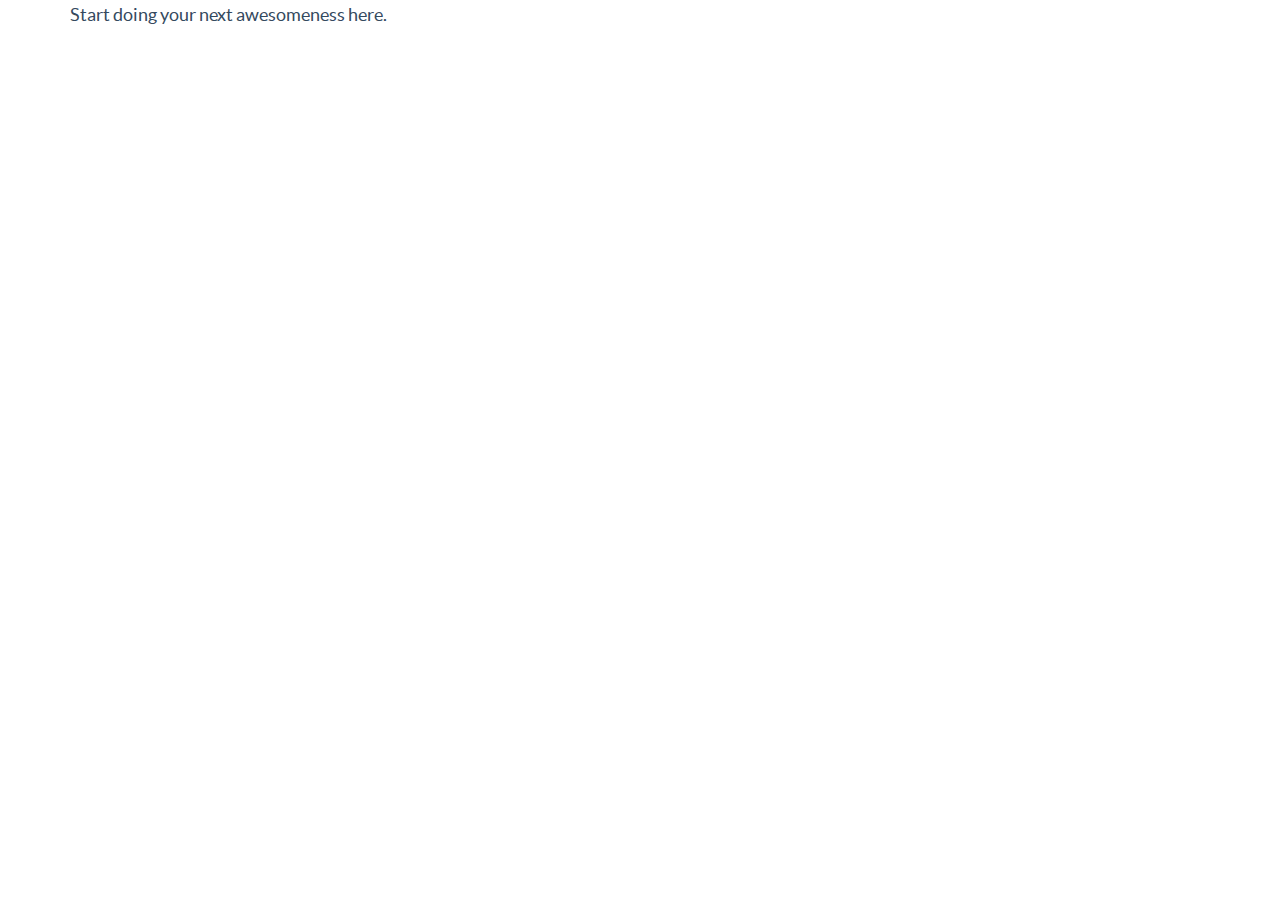
<file: server/static/flat-ui/template.html>
<!DOCTYPE html>
<html lang="en">
  <head>
    <meta charset="utf-8">
    <title>Flat UI Free</title>
    <meta name="viewport" content="width=device-width, initial-scale=1.0">

    <!-- Loading Bootstrap -->
    <link href="bootstrap/css/bootstrap.css" rel="stylesheet">

    <!-- Loading Flat UI -->
    <link href="css/flat-ui.css" rel="stylesheet">

    <link rel="shortcut icon" href="images/favicon.ico">

    <!-- HTML5 shim, for IE6-8 support of HTML5 elements. All other JS at the end of file. -->
    <!--[if lt IE 9]>
      <script src="js/html5shiv.js"></script>
      <script src="js/respond.min.js"></script>
    <![endif]-->
  </head>
  <body>
    <div class="container">
        Start doing your next awesomeness here.
    </div>
    <!-- /.container -->


    <!-- Load JS here for greater good =============================-->
    <script src="js/jquery-1.8.3.min.js"></script>
    <script src="js/jquery-ui-1.10.3.custom.min.js"></script>
    <script src="js/jquery.ui.touch-punch.min.js"></script>
    <script src="js/bootstrap.min.js"></script>
    <script src="js/bootstrap-select.js"></script>
    <script src="js/bootstrap-switch.js"></script>
    <script src="js/flatui-checkbox.js"></script>
    <script src="js/flatui-radio.js"></script>
    <script src="js/jquery.tagsinput.js"></script>
    <script src="js/jquery.placeholder.js"></script>
  </body>
</html>
</file>
<file: server/static/flat-ui/bootstrap/css/prettify.css>
.com { color: #93a1a1; }
.lit { color: #195f91; }
.pun, .opn, .clo { color: #93a1a1; }
.fun { color: #dc322f; }
.str, .atv { color: #D14; }
.kwd, .prettyprint .tag { color: #1e347b; }
.typ, .atn, .dec, .var { color: teal; }
.pln { color: #48484c; }

.prettyprint {
  padding: 8px;
  background-color: #f7f7f9;
  border: 1px solid #e1e1e8;
}
.prettyprint.linenums {
  -webkit-box-shadow: inset 40px 0 0 #fbfbfc, inset 41px 0 0 #ececf0;
     -moz-box-shadow: inset 40px 0 0 #fbfbfc, inset 41px 0 0 #ececf0;
          box-shadow: inset 40px 0 0 #fbfbfc, inset 41px 0 0 #ececf0;
}

/* Specify class=linenums on a pre to get line numbering */
ol.linenums {
  margin: 0 0 0 33px; /* IE indents via margin-left */
}
ol.linenums li {
  padding-left: 12px;
  color: #bebec5;
  line-height: 20px;
  text-shadow: 0 1px 0 #fff;
}
</file>
<file: server/static/flat-ui/css/flat-ui.css>
@font-face {
  font-family: 'Lato';
  src: url('../fonts/lato/lato-black.eot');
  src: url('../fonts/lato/lato-black.eot?#iefix') format('embedded-opentype'), url('../fonts/lato/lato-black.woff') format('woff'), url('../fonts/lato/lato-black.ttf') format('truetype'), url('../fonts/lato/lato-black.svg#latoblack') format('svg');
  font-weight: 900;
  font-style: normal;
}
@font-face {
  font-family: 'Lato';
  src: url('../fonts/lato/lato-bold.eot');
  src: url('../fonts/lato/lato-bold.eot?#iefix') format('embedded-opentype'), url('../fonts/lato/lato-bold.woff') format('woff'), url('../fonts/lato/lato-bold.ttf') format('truetype'), url('../fonts/lato/lato-bold.svg#latobold') format('svg');
  font-weight: bold;
  font-style: normal;
}
@font-face {
  font-family: 'Lato';
  src: url('../fonts/lato/lato-bolditalic.eot');
  src: url('../fonts/lato/lato-bolditalic.eot?#iefix') format('embedded-opentype'), url('../fonts/lato/lato-bolditalic.woff') format('woff'), url('../fonts/lato/lato-bolditalic.ttf') format('truetype'), url('../fonts/lato/lato-bolditalic.svg#latobold-italic') format('svg');
  font-weight: bold;
  font-style: italic;
}
@font-face {
  font-family: 'Lato';
  src: url('../fonts/lato/lato-italic.eot');
  src: url('../fonts/lato/lato-italic.eot?#iefix') format('embedded-opentype'), url('../fonts/lato/lato-italic.woff') format('woff'), url('../fonts/lato/lato-italic.ttf') format('truetype'), url('../fonts/lato/lato-italic.svg#latoitalic') format('svg');
  font-weight: normal;
  font-style: italic;
}
@font-face {
  font-family: 'Lato';
  src: url('../fonts/lato/lato-light.eot');
  src: url('../fonts/lato/lato-light.eot?#iefix') format('embedded-opentype'), url('../fonts/lato/lato-light.woff') format('woff'), url('../fonts/lato/lato-light.ttf') format('truetype'), url('../fonts/lato/lato-light.svg#latolight') format('svg');
  font-weight: 300;
  font-style: normal;
}
@font-face {
  font-family: 'Lato';
  src: url('../fonts/lato/lato-regular.eot');
  src: url('../fonts/lato/lato-regular.eot?#iefix') format('embedded-opentype'), url('../fonts/lato/lato-regular.woff') format('woff'), url('../fonts/lato/lato-regular.ttf') format('truetype'), url('../fonts/lato/lato-regular.svg#latoregular') format('svg');
  font-weight: normal;
  font-style: normal;
}
@font-face {
  font-family: "Flat-UI-Icons";
  src: url('../fonts/flat-ui-icons-regular.eot');
  src: url('../fonts/flat-ui-icons-regular.eot?#iefix') format('embedded-opentype'), url('../fonts/flat-ui-icons-regular.woff') format('woff'), url('../fonts/flat-ui-icons-regular.ttf') format('truetype'), url('../fonts/flat-ui-icons-regular.svg#flat-ui-icons-regular') format('svg');
  font-weight: normal;
  font-style: normal;
}
/* Use the following CSS code if you want to use data attributes for inserting your icons */
[data-icon]:before {
  font-family: 'Flat-UI-Icons';
  content: attr(data-icon);
  speak: none;
  font-weight: normal;
  font-variant: normal;
  text-transform: none;
  -webkit-font-smoothing: antialiased;
  -moz-osx-font-smoothing: grayscale;
}
/* Use the following CSS code if you want to have a class per icon */
/*
Instead of a list of all class selectors,
you can use the generic selector below, but it's slower:
[class*="fui-"] {
*/
.fui-arrow-right,
.fui-arrow-left,
.fui-cmd,
.fui-check-inverted,
.fui-heart,
.fui-location,
.fui-plus,
.fui-check,
.fui-cross,
.fui-list,
.fui-new,
.fui-video,
.fui-photo,
.fui-volume,
.fui-time,
.fui-eye,
.fui-chat,
.fui-search,
.fui-user,
.fui-mail,
.fui-lock,
.fui-gear,
.fui-radio-unchecked,
.fui-radio-checked,
.fui-checkbox-unchecked,
.fui-checkbox-checked,
.fui-calendar-solid,
.fui-pause,
.fui-play,
.fui-check-inverted-2 {
  display: inline-block;
  font-family: 'Flat-UI-Icons';
  speak: none;
  font-style: normal;
  font-weight: normal;
  font-variant: normal;
  text-transform: none;
  -webkit-font-smoothing: antialiased;
  -moz-osx-font-smoothing: grayscale;
}
.fui-arrow-right:before {
  content: "\e02c";
}
.fui-arrow-left:before {
  content: "\e02d";
}
.fui-cmd:before {
  content: "\e02f";
}
.fui-check-inverted:before {
  content: "\e006";
}
.fui-heart:before {
  content: "\e007";
}
.fui-location:before {
  content: "\e008";
}
.fui-plus:before {
  content: "\e009";
}
.fui-check:before {
  content: "\e00a";
}
.fui-cross:before {
  content: "\e00b";
}
.fui-list:before {
  content: "\e00c";
}
.fui-new:before {
  content: "\e00d";
}
.fui-video:before {
  content: "\e00e";
}
.fui-photo:before {
  content: "\e00f";
}
.fui-volume:before {
  content: "\e010";
}
.fui-time:before {
  content: "\e011";
}
.fui-eye:before {
  content: "\e012";
}
.fui-chat:before {
  content: "\e013";
}
.fui-search:before {
  content: "\e01c";
}
.fui-user:before {
  content: "\e01d";
}
.fui-mail:before {
  content: "\e01e";
}
.fui-lock:before {
  content: "\e01f";
}
.fui-gear:before {
  content: "\e024";
}
.fui-radio-unchecked:before {
  content: "\e02b";
}
.fui-radio-checked:before {
  content: "\e032";
}
.fui-checkbox-unchecked:before {
  content: "\e033";
}
.fui-checkbox-checked:before {
  content: "\e034";
}
.fui-calendar-solid:before {
  content: "\e022";
}
.fui-pause:before {
  content: "\e03b";
}
.fui-play:before {
  content: "\e03c";
}
.fui-check-inverted-2:before {
  content: "\e000";
}
.dropdown-arrow-inverse {
  border-bottom-color: #34495e !important;
  border-top-color: #34495e !important;
}
body {
  font-family: "Lato", Helvetica, Arial, sans-serif;
  font-size: 18px;
  line-height: 1.72222;
  color: #34495e;
  background-color: #ffffff;
}
a {
  color: #16a085;
  text-decoration: none;
  -webkit-transition: 0.25s;
  transition: 0.25s;
}
a:hover,
a:focus {
  color: #1abc9c;
  text-decoration: none;
}
a:focus {
  outline: none;
}
.img-rounded {
  border-radius: 6px;
}
.img-thumbnail {
  padding: 4px;
  line-height: 1.72222;
  background-color: #ffffff;
  border: 2px solid #bdc3c7;
  border-radius: 6px;
  -webkit-transition: all 0.25s ease-in-out;
  transition: all 0.25s ease-in-out;
  display: inline-block;
  max-width: 100%;
  height: auto;
}
.img-comment {
  font-size: 15px;
  line-height: 1.2;
  font-style: italic;
  margin: 24px 0;
}
h1,
h2,
h3,
h4,
h5,
h6,
.h1,
.h2,
.h3,
.h4,
.h5,
.h6 {
  font-family: inherit;
  font-weight: 700;
  line-height: 1.1;
  color: inherit;
}
h1 small,
h2 small,
h3 small,
h4 small,
h5 small,
h6 small,
.h1 small,
.h2 small,
.h3 small,
.h4 small,
.h5 small,
.h6 small {
  color: #e7e9ec;
}
h1,
h2,
h3 {
  margin-top: 30px;
  margin-bottom: 15px;
}
h4,
h5,
h6 {
  margin-top: 15px;
  margin-bottom: 15px;
}
h6 {
  font-weight: normal;
}
h1,
.h1 {
  font-size: 61px;
}
h2,
.h2 {
  font-size: 53px;
}
h3,
.h3 {
  font-size: 40px;
}
h4,
.h4 {
  font-size: 29px;
}
h5,
.h5 {
  font-size: 28px;
}
h6,
.h6 {
  font-size: 24px;
}
p {
  font-size: 18px;
  line-height: 1.72222;
  margin: 0 0 15px;
}
.lead {
  margin-bottom: 30px;
  font-size: 28px;
  line-height: 1.46428571;
  font-weight: 300;
}
@media (min-width: 768px) {
  .lead {
    font-size: 30.006px;
  }
}
small,
.small {
  font-size: 83%;
  line-height: 2.067;
}
.text-muted {
  color: #bdc3c7;
}
.text-inverse {
  color: #ffffff;
}
.text-primary {
  color: #1abc9c;
}
a.text-primary:hover {
  color: #15967d;
}
.text-warning {
  color: #f1c40f;
}
a.text-warning:hover {
  color: #c19d0c;
}
.text-danger {
  color: #e74c3c;
}
a.text-danger:hover {
  color: #b93d30;
}
.text-success {
  color: #2ecc71;
}
a.text-success:hover {
  color: #25a35a;
}
.text-info {
  color: #3498db;
}
a.text-info:hover {
  color: #2a7aaf;
}
.bg-primary {
  color: #ffffff;
  background-color: #34495e;
}
a.bg-primary:hover {
  background-color: #222f3d;
}
.bg-success {
  background-color: #dff0d8;
}
a.bg-success:hover {
  background-color: #c1e2b3;
}
.bg-info {
  background-color: #d9edf7;
}
a.bg-info:hover {
  background-color: #afd9ee;
}
.bg-warning {
  background-color: #fcf8e3;
}
a.bg-warning:hover {
  background-color: #f7ecb5;
}
.bg-danger {
  background-color: #f2dede;
}
a.bg-danger:hover {
  background-color: #e4b9b9;
}
.page-header {
  padding-bottom: 14px;
  margin: 60px 0 30px;
  border-bottom: 1px solid #e7e9ec;
}
ul,
ol {
  margin-bottom: 15px;
}
dl {
  margin-bottom: 30px;
}
dt,
dd {
  line-height: 1.72222;
}
@media (min-width: 768px) {
  .dl-horizontal dt {
    width: 160px;
  }
  .dl-horizontal dd {
    margin-left: 180px;
  }
}
abbr[title],
abbr[data-original-title] {
  border-bottom: 1px dotted #bdc3c7;
}
blockquote {
  border-left: 3px solid #e7e9ec;
  padding: 0 0 0 16px;
  margin: 0 0 30px;
}
blockquote p {
  font-size: 20px;
  line-height: 1.55;
  font-weight: normal;
  margin-bottom: .4em;
}
blockquote small,
blockquote .small {
  font-size: 18px;
  line-height: 1.72222;
  font-style: italic;
  color: inherit;
}
blockquote small:before,
blockquote .small:before {
  content: "";
}
blockquote.pull-right {
  padding-right: 16px;
  padding-left: 0;
  border-right: 3px solid #e7e9ec;
  border-left: 0;
}
blockquote.pull-right small:after {
  content: "";
}
address {
  margin-bottom: 30px;
  line-height: 1.72222;
}
code,
kbd,
pre,
samp {
  font-family: Monaco, Menlo, Consolas, "Courier New", monospace;
}
code {
  padding: 2px 6px;
  font-size: 85%;
  color: #c7254e;
  background-color: #f9f2f4;
  border-radius: 4px;
}
kbd {
  padding: 2px 6px;
  font-size: 85%;
  color: #ffffff;
  background-color: #34495e;
  border-radius: 4px;
  box-shadow: none;
}
pre {
  padding: 8px;
  margin: 0 0 15px;
  font-size: 13px;
  line-height: 1.72222;
  color: inherit;
  background-color: #ffffff;
  border: 2px solid #e7e9ec;
  border-radius: 6px;
  white-space: pre;
}
.pre-scrollable {
  max-height: 340px;
}
.thumbnail {
  display: block;
  padding: 4px;
  margin-bottom: 5px;
  line-height: 1.72222;
  background-color: #ffffff;
  border: 2px solid #bdc3c7;
  border-radius: 6px;
  -webkit-transition: all 0.25s ease-in-out;
  transition: all 0.25s ease-in-out;
}
.thumbnail > img,
.thumbnail a > img {
  display: block;
  max-width: 100%;
  height: auto;
  margin-left: auto;
  margin-right: auto;
}
a.thumbnail:hover,
a.thumbnail:focus,
a.thumbnail.active {
  border-color: #16a085;
}
.thumbnail .caption {
  padding: 9px;
  color: #34495e;
}
.btn {
  border: none;
  font-size: 15px;
  font-weight: normal;
  line-height: 1.4;
  border-radius: 4px;
  padding: 10px 15px;
  -webkit-font-smoothing: subpixel-antialiased;
  -webkit-transition: border .25s linear, color .25s linear, background-color .25s linear;
  transition: border .25s linear, color .25s linear, background-color .25s linear;
}
.btn:hover,
.btn:focus {
  outline: none;
  color: #ffffff;
}
.btn:active,
.btn.active {
  outline: none;
  -webkit-box-shadow: none;
  box-shadow: none;
}
.btn.disabled,
.btn[disabled],
fieldset[disabled] .btn {
  background-color: #bdc3c7;
  color: rgba(255, 255, 255, 0.75);
  opacity: 0.7;
  filter: alpha(opacity=70);
}
.btn > [class^="fui-"] {
  margin: 0 1px;
  position: relative;
  line-height: 1;
  top: 1px;
}
.btn-xs.btn > [class^="fui-"] {
  font-size: 11px;
  top: 0;
}
.btn-hg.btn > [class^="fui-"] {
  top: 2px;
}
.btn-default {
  color: #ffffff;
  background-color: #bdc3c7;
}
.btn-default:hover,
.btn-default:focus,
.btn-default:active,
.btn-default.active,
.open .dropdown-toggle.btn-default {
  color: #ffffff;
  background-color: #cacfd2;
  border-color: #cacfd2;
}
.btn-default:active,
.btn-default.active,
.open .dropdown-toggle.btn-default {
  background: #a1a6a9;
  border-color: #a1a6a9;
}
.btn-default.disabled,
.btn-default[disabled],
fieldset[disabled] .btn-default,
.btn-default.disabled:hover,
.btn-default[disabled]:hover,
fieldset[disabled] .btn-default:hover,
.btn-default.disabled:focus,
.btn-default[disabled]:focus,
fieldset[disabled] .btn-default:focus,
.btn-default.disabled:active,
.btn-default[disabled]:active,
fieldset[disabled] .btn-default:active,
.btn-default.disabled.active,
.btn-default[disabled].active,
fieldset[disabled] .btn-default.active {
  background-color: #bdc3c7;
  border-color: #bdc3c7;
}
.btn-primary {
  color: #ffffff;
  background-color: #1abc9c;
}
.btn-primary:hover,
.btn-primary:focus,
.btn-primary:active,
.btn-primary.active,
.open .dropdown-toggle.btn-primary {
  color: #ffffff;
  background-color: #48c9b0;
  border-color: #48c9b0;
}
.btn-primary:active,
.btn-primary.active,
.open .dropdown-toggle.btn-primary {
  background: #16a085;
  border-color: #16a085;
}
.btn-primary.disabled,
.btn-primary[disabled],
fieldset[disabled] .btn-primary,
.btn-primary.disabled:hover,
.btn-primary[disabled]:hover,
fieldset[disabled] .btn-primary:hover,
.btn-primary.disabled:focus,
.btn-primary[disabled]:focus,
fieldset[disabled] .btn-primary:focus,
.btn-primary.disabled:active,
.btn-primary[disabled]:active,
fieldset[disabled] .btn-primary:active,
.btn-primary.disabled.active,
.btn-primary[disabled].active,
fieldset[disabled] .btn-primary.active {
  background-color: #1abc9c;
  border-color: #1abc9c;
}
.btn-info {
  color: #ffffff;
  background-color: #3498db;
}
.btn-info:hover,
.btn-info:focus,
.btn-info:active,
.btn-info.active,
.open .dropdown-toggle.btn-info {
  color: #ffffff;
  background-color: #5dade2;
  border-color: #5dade2;
}
.btn-info:active,
.btn-info.active,
.open .dropdown-toggle.btn-info {
  background: #2c81ba;
  border-color: #2c81ba;
}
.btn-info.disabled,
.btn-info[disabled],
fieldset[disabled] .btn-info,
.btn-info.disabled:hover,
.btn-info[disabled]:hover,
fieldset[disabled] .btn-info:hover,
.btn-info.disabled:focus,
.btn-info[disabled]:focus,
fieldset[disabled] .btn-info:focus,
.btn-info.disabled:active,
.btn-info[disabled]:active,
fieldset[disabled] .btn-info:active,
.btn-info.disabled.active,
.btn-info[disabled].active,
fieldset[disabled] .btn-info.active {
  background-color: #3498db;
  border-color: #3498db;
}
.btn-danger {
  color: #ffffff;
  background-color: #e74c3c;
}
.btn-danger:hover,
.btn-danger:focus,
.btn-danger:active,
.btn-danger.active,
.open .dropdown-toggle.btn-danger {
  color: #ffffff;
  background-color: #ec7063;
  border-color: #ec7063;
}
.btn-danger:active,
.btn-danger.active,
.open .dropdown-toggle.btn-danger {
  background: #c44133;
  border-color: #c44133;
}
.btn-danger.disabled,
.btn-danger[disabled],
fieldset[disabled] .btn-danger,
.btn-danger.disabled:hover,
.btn-danger[disabled]:hover,
fieldset[disabled] .btn-danger:hover,
.btn-danger.disabled:focus,
.btn-danger[disabled]:focus,
fieldset[disabled] .btn-danger:focus,
.btn-danger.disabled:active,
.btn-danger[disabled]:active,
fieldset[disabled] .btn-danger:active,
.btn-danger.disabled.active,
.btn-danger[disabled].active,
fieldset[disabled] .btn-danger.active {
  background-color: #e74c3c;
  border-color: #e74c3c;
}
.btn-success {
  color: #ffffff;
  background-color: #2ecc71;
}
.btn-success:hover,
.btn-success:focus,
.btn-success:active,
.btn-success.active,
.open .dropdown-toggle.btn-success {
  color: #ffffff;
  background-color: #58d68d;
  border-color: #58d68d;
}
.btn-success:active,
.btn-success.active,
.open .dropdown-toggle.btn-success {
  background: #27ad60;
  border-color: #27ad60;
}
.btn-success.disabled,
.btn-success[disabled],
fieldset[disabled] .btn-success,
.btn-success.disabled:hover,
.btn-success[disabled]:hover,
fieldset[disabled] .btn-success:hover,
.btn-success.disabled:focus,
.btn-success[disabled]:focus,
fieldset[disabled] .btn-success:focus,
.btn-success.disabled:active,
.btn-success[disabled]:active,
fieldset[disabled] .btn-success:active,
.btn-success.disabled.active,
.btn-success[disabled].active,
fieldset[disabled] .btn-success.active {
  background-color: #2ecc71;
  border-color: #2ecc71;
}
.btn-warning {
  color: #ffffff;
  background-color: #f1c40f;
}
.btn-warning:hover,
.btn-warning:focus,
.btn-warning:active,
.btn-warning.active,
.open .dropdown-toggle.btn-warning {
  color: #ffffff;
  background-color: #f5d313;
  border-color: #f5d313;
}
.btn-warning:active,
.btn-warning.active,
.open .dropdown-toggle.btn-warning {
  background: #cda70d;
  border-color: #cda70d;
}
.btn-warning.disabled,
.btn-warning[disabled],
fieldset[disabled] .btn-warning,
.btn-warning.disabled:hover,
.btn-warning[disabled]:hover,
fieldset[disabled] .btn-warning:hover,
.btn-warning.disabled:focus,
.btn-warning[disabled]:focus,
fieldset[disabled] .btn-warning:focus,
.btn-warning.disabled:active,
.btn-warning[disabled]:active,
fieldset[disabled] .btn-warning:active,
.btn-warning.disabled.active,
.btn-warning[disabled].active,
fieldset[disabled] .btn-warning.active {
  background-color: #f1c40f;
  border-color: #f1c40f;
}
.btn-inverse {
  color: #ffffff;
  background-color: #34495e;
}
.btn-inverse:hover,
.btn-inverse:focus,
.btn-inverse:active,
.btn-inverse.active,
.open .dropdown-toggle.btn-inverse {
  color: #ffffff;
  background-color: #415b76;
  border-color: #415b76;
}
.btn-inverse:active,
.btn-inverse.active,
.open .dropdown-toggle.btn-inverse {
  background: #2c3e50;
  border-color: #2c3e50;
}
.btn-inverse.disabled,
.btn-inverse[disabled],
fieldset[disabled] .btn-inverse,
.btn-inverse.disabled:hover,
.btn-inverse[disabled]:hover,
fieldset[disabled] .btn-inverse:hover,
.btn-inverse.disabled:focus,
.btn-inverse[disabled]:focus,
fieldset[disabled] .btn-inverse:focus,
.btn-inverse.disabled:active,
.btn-inverse[disabled]:active,
fieldset[disabled] .btn-inverse:active,
.btn-inverse.disabled.active,
.btn-inverse[disabled].active,
fieldset[disabled] .btn-inverse.active {
  background-color: #34495e;
  border-color: #34495e;
}
.btn-embossed {
  -webkit-box-shadow: inset 0 -2px 0 rgba(0, 0, 0, 0.15);
  box-shadow: inset 0 -2px 0 rgba(0, 0, 0, 0.15);
}
.btn-embossed.active,
.btn-embossed:active {
  -webkit-box-shadow: inset 0 2px 0 rgba(0, 0, 0, 0.15);
  box-shadow: inset 0 2px 0 rgba(0, 0, 0, 0.15);
}
.btn-wide {
  min-width: 140px;
  padding-left: 30px;
  padding-right: 30px;
}
.btn-link {
  color: #16a085;
}
.btn-link:hover,
.btn-link:focus {
  color: #1abc9c;
  text-decoration: underline;
  background-color: transparent;
}
.btn-link[disabled]:hover,
fieldset[disabled] .btn-link:hover,
.btn-link[disabled]:focus,
fieldset[disabled] .btn-link:focus {
  color: #bdc3c7;
  text-decoration: none;
}
.btn-hg {
  padding: 13px 20px;
  font-size: 22px;
  line-height: 1.227;
  border-radius: 6px;
}
.btn-lg {
  padding: 10px 19px;
  font-size: 17px;
  line-height: 1.471;
  border-radius: 6px;
}
.btn-sm {
  padding: 9px 13px;
  font-size: 13px;
  line-height: 1.385;
  border-radius: 4px;
}
.btn-xs {
  padding: 6px 9px;
  font-size: 12px;
  line-height: 1.083;
  border-radius: 3px;
}
.btn-tip {
  font-weight: 300;
  padding-left: 10px;
  font-size: 92%;
}
.btn-block {
  white-space: normal;
}
.btn-default .caret {
  border-top-color: #ffffff;
}
.btn-primary .caret,
.btn-success .caret,
.btn-warning .caret,
.btn-danger .caret,
.btn-info .caret {
  border-top-color: #ffffff;
}
.dropup .btn-default .caret {
  border-bottom-color: #ffffff;
}
.dropup .btn-primary .caret,
.dropup .btn-success .caret,
.dropup .btn-warning .caret,
.dropup .btn-danger .caret,
.dropup .btn-info .caret {
  border-bottom-color: #ffffff;
}
.btn-group-xs > .btn {
  padding: 6px 9px;
  font-size: 12px;
  line-height: 1.083;
  border-radius: 3px;
}
.btn-group-sm > .btn {
  padding: 9px 13px;
  font-size: 13px;
  line-height: 1.385;
  border-radius: 4px;
}
.btn-group-lg > .btn {
  padding: 10px 19px;
  font-size: 17px;
  line-height: 1.471;
  border-radius: 6px;
}
.btn-group-gh > .btn {
  padding: 13px 20px;
  font-size: 22px;
  line-height: 1.227;
  border-radius: 6px;
}
.btn-group > .btn + .btn {
  margin-left: 0;
}
.btn-group > .btn + .dropdown-toggle {
  border-left: 2px solid rgba(52, 73, 94, 0.15);
  padding-left: 12px;
  padding-right: 12px;
}
.btn-group > .btn + .dropdown-toggle .caret {
  margin-left: 3px;
  margin-right: 3px;
}
.btn-group > .btn.btn-gh + .dropdown-toggle .caret {
  margin-left: 7px;
  margin-right: 7px;
}
.btn-group > .btn.btn-sm + .dropdown-toggle .caret {
  margin-left: 0;
  margin-right: 0;
}
.dropdown-toggle .caret {
  margin-left: 8px;
}
.btn-group > .btn,
.btn-group > .dropdown-menu,
.btn-group > .popover {
  font-weight: 400;
}
.btn-group:focus .dropdown-toggle {
  outline: none;
  -webkit-transition: 0.25s;
  transition: 0.25s;
}
.btn-group.open .dropdown-toggle {
  color: rgba(255, 255, 255, 0.75);
  -webkit-box-shadow: none;
  box-shadow: none;
}
.btn-toolbar .btn.active {
  color: #ffffff;
}
.btn-toolbar .btn > [class^="fui-"] {
  font-size: 16px;
  margin: 0 1px;
}
.caret {
  border-width: 8px 6px;
  border-bottom-color: #34495e;
  border-top-color: #34495e;
  border-style: solid;
  border-bottom-style: none;
  -webkit-transition: 0.25s;
  transition: 0.25s;
  -webkit-transform: scale(1.001, );
  -ms-transform: scale(1.001, );
  transform: scale(1.001, );
}
.dropup .caret,
.dropup .btn-lg .caret,
.navbar-fixed-bottom .dropdown .caret {
  border-bottom-width: 8px;
}
.btn-lg .caret {
  border-top-width: 8px;
  border-right-width: 6px;
  border-left-width: 6px;
}
.select {
  display: inline-block;
  margin-bottom: 10px;
}
[class*="span"] > .select[class*="span"] {
  margin-left: 0;
}
.select[class*="span"] .btn {
  width: 100%;
}
.select.select-block {
  display: block;
  float: none;
  margin-left: 0;
  width: auto;
}
.select.select-block:before,
.select.select-block:after {
  content: " ";
  /* 1 */

  display: table;
  /* 2 */

}
.select.select-block:after {
  clear: both;
}
.select.select-block .btn {
  width: 100%;
}
.select.select-block .dropdown-menu {
  width: 100%;
}
.select .btn {
  width: 220px;
}
.select .btn.btn-hg .filter-option {
  left: 20px;
  right: 40px;
  top: 13px;
}
.select .btn.btn-hg .caret {
  right: 20px;
}
.select .btn.btn-lg .filter-option {
  left: 18px;
  right: 38px;
}
.select .btn.btn-sm .filter-option {
  left: 13px;
  right: 33px;
}
.select .btn.btn-sm .caret {
  right: 13px;
}
.select .btn.btn-xs .filter-option {
  left: 13px;
  right: 33px;
  top: 5px;
}
.select .btn.btn-xs .caret {
  right: 13px;
}
.select .btn .filter-option {
  height: 26px;
  left: 13px;
  overflow: hidden;
  position: absolute;
  right: 33px;
  text-align: left;
  top: 10px;
}
.select .btn .caret {
  position: absolute;
  right: 16px;
  top: 50%;
  margin-top: -3px;
}
.select .btn .dropdown-toggle {
  border-radius: 6px;
}
.select .btn .dropdown-menu {
  min-width: 100%;
}
.select .btn .dropdown-menu dt {
  cursor: default;
  display: block;
  padding: 3px 20px;
}
.select .btn .dropdown-menu li:not(.disabled) > a:hover small {
  color: rgba(255, 255, 255, 0.004);
}
.select .btn .dropdown-menu li > a {
  min-height: 20px;
}
.select .btn .dropdown-menu li > a.opt {
  padding-left: 35px;
}
.select .btn .dropdown-menu li small {
  padding-left: .5em;
}
.select .btn .dropdown-menu li > dt small {
  font-weight: normal;
}
.select .btn > .disabled,
.select .btn .dropdown-menu li.disabled > a {
  cursor: default;
}
.select .caret {
  border-bottom-color: #ffffff;
  border-top-color: #ffffff;
}
legend {
  display: block;
  width: 100%;
  padding: 0;
  margin-bottom: 15px;
  font-size: 24px;
  line-height: inherit;
  color: inherit;
  border-bottom: none;
}
textarea {
  font-size: 20px;
  line-height: 24px;
  padding: 5px 11px;
}
input[type="search"] {
  -webkit-appearance: none !important;
}
label {
  font-weight: normal;
  font-size: 15px;
  line-height: 2.4;
}
.form-control:-moz-placeholder {
  color: #b2bcc5;
}
.form-control::-moz-placeholder {
  color: #b2bcc5;
  opacity: 1;
}
.form-control:-ms-input-placeholder {
  color: #b2bcc5;
}
.form-control::-webkit-input-placeholder {
  color: #b2bcc5;
}
.form-control.placeholder {
  color: #b2bcc5;
}
.form-control {
  border: 2px solid #bdc3c7;
  color: #34495e;
  font-family: "Lato", Helvetica, Arial, sans-serif;
  font-size: 15px;
  line-height: 1.467;
  padding: 8px 12px;
  height: 42px;
  -webkit-appearance: none;
  border-radius: 6px;
  -webkit-box-shadow: none;
  box-shadow: none;
  -webkit-transition: border .25s linear, color .25s linear, background-color .25s linear;
  transition: border .25s linear, color .25s linear, background-color .25s linear;
}
.form-group.focus .form-control,
.form-control:focus {
  border-color: #1abc9c;
  outline: 0;
  -webkit-box-shadow: none;
  box-shadow: none;
}
.form-control[disabled],
.form-control[readonly],
fieldset[disabled] .form-control {
  background-color: #f4f6f6;
  border-color: #d5dbdb;
  color: #d5dbdb;
  cursor: default;
  opacity: 0.7;
  filter: alpha(opacity=70);
}
.form-control.flat {
  border-color: transparent;
}
.form-control.flat:hover {
  border-color: #bdc3c7;
}
.form-control.flat:focus {
  border-color: #1abc9c;
}
.input-sm {
  height: 35px;
  padding: 6px 10px;
  font-size: 13px;
  line-height: 1.462;
  border-radius: 6px;
}
select.input-sm {
  height: 35px;
  line-height: 35px;
}
textarea.input-sm,
select[multiple].input-sm {
  height: auto;
}
.input-lg {
  height: 45px;
  padding: 10px 15px;
  font-size: 17px;
  line-height: 1.235;
  border-radius: 6px;
}
select.input-lg {
  height: 45px;
  line-height: 45px;
}
textarea.input-lg,
select[multiple].input-lg {
  height: auto;
}
.input-hg {
  height: 53px;
  padding: 10px 16px;
  font-size: 22px;
  line-height: 1.318;
  border-radius: 6px;
}
select.input-hg {
  height: 53px;
  line-height: 53px;
}
textarea.input-hg,
select[multiple].input-hg {
  height: auto;
}
.has-warning .help-block,
.has-warning .control-label,
.has-warning .radio,
.has-warning .checkbox,
.has-warning .radio-inline,
.has-warning .checkbox-inline {
  color: #f1c40f;
}
.has-warning .form-control {
  color: #f1c40f;
  border-color: #f1c40f;
  -webkit-box-shadow: none;
  box-shadow: none;
}
.has-warning .form-control:-moz-placeholder {
  color: #f1c40f;
}
.has-warning .form-control::-moz-placeholder {
  color: #f1c40f;
  opacity: 1;
}
.has-warning .form-control:-ms-input-placeholder {
  color: #f1c40f;
}
.has-warning .form-control::-webkit-input-placeholder {
  color: #f1c40f;
}
.has-warning .form-control.placeholder {
  color: #f1c40f;
}
.has-warning .form-control:focus {
  border-color: #f1c40f;
  -webkit-box-shadow: none;
  box-shadow: none;
}
.has-warning .input-group-addon {
  color: #f1c40f;
  border-color: #f1c40f;
  background-color: #ffffff;
}
.has-error .help-block,
.has-error .control-label,
.has-error .radio,
.has-error .checkbox,
.has-error .radio-inline,
.has-error .checkbox-inline {
  color: #e74c3c;
}
.has-error .form-control {
  color: #e74c3c;
  border-color: #e74c3c;
  -webkit-box-shadow: none;
  box-shadow: none;
}
.has-error .form-control:-moz-placeholder {
  color: #e74c3c;
}
.has-error .form-control::-moz-placeholder {
  color: #e74c3c;
  opacity: 1;
}
.has-error .form-control:-ms-input-placeholder {
  color: #e74c3c;
}
.has-error .form-control::-webkit-input-placeholder {
  color: #e74c3c;
}
.has-error .form-control.placeholder {
  color: #e74c3c;
}
.has-error .form-control:focus {
  border-color: #e74c3c;
  -webkit-box-shadow: none;
  box-shadow: none;
}
.has-error .input-group-addon {
  color: #e74c3c;
  border-color: #e74c3c;
  background-color: #ffffff;
}
.has-success .help-block,
.has-success .control-label,
.has-success .radio,
.has-success .checkbox,
.has-success .radio-inline,
.has-success .checkbox-inline {
  color: #2ecc71;
}
.has-success .form-control {
  color: #2ecc71;
  border-color: #2ecc71;
  -webkit-box-shadow: none;
  box-shadow: none;
}
.has-success .form-control:-moz-placeholder {
  color: #2ecc71;
}
.has-success .form-control::-moz-placeholder {
  color: #2ecc71;
  opacity: 1;
}
.has-success .form-control:-ms-input-placeholder {
  color: #2ecc71;
}
.has-success .form-control::-webkit-input-placeholder {
  color: #2ecc71;
}
.has-success .form-control.placeholder {
  color: #2ecc71;
}
.has-success .form-control:focus {
  border-color: #2ecc71;
  -webkit-box-shadow: none;
  box-shadow: none;
}
.has-success .input-group-addon {
  color: #2ecc71;
  border-color: #2ecc71;
  background-color: #ffffff;
}
.help-block {
  font-size: 15px;
  margin-bottom: 5px;
  color: inherit;
}
.form-group {
  position: relative;
  margin-bottom: 20px;
}
.form-horizontal .control-label,
.form-horizontal .radio,
.form-horizontal .checkbox,
.form-horizontal .radio-inline,
.form-horizontal .checkbox-inline {
  margin-top: 0;
  margin-bottom: 0;
  padding-top: 6px;
}
.form-horizontal .form-group {
  margin-left: -15px;
  margin-right: -15px;
}
.form-horizontal .form-group:before,
.form-horizontal .form-group:after {
  content: " ";
  /* 1 */

  display: table;
  /* 2 */

}
.form-horizontal .form-group:after {
  clear: both;
}
.form-horizontal .form-control-static {
  padding-top: 6px;
}
.form-group {
  position: relative;
}
.form-control + .input-icon {
  position: absolute;
  top: 2px;
  right: 2px;
  line-height: 37px;
  vertical-align: middle;
  font-size: 20px;
  color: #b2bcc5;
  background-color: #ffffff;
  padding: 0 12px 0 0;
  border-radius: 6px;
}
.input-hg + .input-icon {
  line-height: 49px;
  padding: 0 16px 0 0;
}
.input-lg + .input-icon {
  line-height: 41px;
  padding: 0 15px 0 0;
}
.input-sm + .input-icon {
  font-size: 18px;
  line-height: 30px;
  padding: 0 10px 0 0;
}
.has-success .input-icon {
  color: #2ecc71;
}
.has-warning .input-icon {
  color: #f1c40f;
}
.has-error .input-icon {
  color: #e74c3c;
}
.form-control[disabled] + .input-icon,
.form-control[readonly] + .input-icon,
fieldset[disabled] .form-control + .input-icon,
.form-control.disabled + .input-icon {
  color: #d5dbdb;
  background-color: transparent;
  opacity: 0.7;
  filter: alpha(opacity=70);
}
.input-group-hg > .form-control,
.input-group-hg > .input-group-addon,
.input-group-hg > .input-group-btn > .btn {
  height: 53px;
  padding: 10px 16px;
  font-size: 22px;
  line-height: 1.318;
  border-radius: 6px;
}
select.input-group-hg > .form-control,
select.input-group-hg > .input-group-addon,
select.input-group-hg > .input-group-btn > .btn {
  height: 53px;
  line-height: 53px;
}
textarea.input-group-hg > .form-control,
textarea.input-group-hg > .input-group-addon,
textarea.input-group-hg > .input-group-btn > .btn,
select[multiple].input-group-hg > .form-control,
select[multiple].input-group-hg > .input-group-addon,
select[multiple].input-group-hg > .input-group-btn > .btn {
  height: auto;
}
.input-group-lg > .form-control,
.input-group-lg > .input-group-addon,
.input-group-lg > .input-group-btn > .btn {
  height: 45px;
  padding: 10px 15px;
  font-size: 17px;
  line-height: 1.235;
  border-radius: 6px;
}
select.input-group-lg > .form-control,
select.input-group-lg > .input-group-addon,
select.input-group-lg > .input-group-btn > .btn {
  height: 45px;
  line-height: 45px;
}
textarea.input-group-lg > .form-control,
textarea.input-group-lg > .input-group-addon,
textarea.input-group-lg > .input-group-btn > .btn,
select[multiple].input-group-lg > .form-control,
select[multiple].input-group-lg > .input-group-addon,
select[multiple].input-group-lg > .input-group-btn > .btn {
  height: auto;
}
.input-group-sm > .form-control,
.input-group-sm > .input-group-addon,
.input-group-sm > .input-group-btn > .btn {
  height: 35px;
  padding: 6px 10px;
  font-size: 13px;
  line-height: 1.462;
  border-radius: 6px;
}
select.input-group-sm > .form-control,
select.input-group-sm > .input-group-addon,
select.input-group-sm > .input-group-btn > .btn {
  height: 35px;
  line-height: 35px;
}
textarea.input-group-sm > .form-control,
textarea.input-group-sm > .input-group-addon,
textarea.input-group-sm > .input-group-btn > .btn,
select[multiple].input-group-sm > .form-control,
select[multiple].input-group-sm > .input-group-addon,
select[multiple].input-group-sm > .input-group-btn > .btn {
  height: auto;
}
.input-group-addon {
  padding: 10px 12px;
  font-size: 15px;
  color: #ffffff;
  text-align: center;
  background-color: #bdc3c7;
  border: 1px solid #bdc3c7;
  border-radius: 6px;
  -webkit-transition: border .25s linear, color .25s linear, background-color .25s linear;
  transition: border .25s linear, color .25s linear, background-color .25s linear;
}
.input-group-hg .input-group-addon,
.input-group-lg .input-group-addon,
.input-group-sm .input-group-addon {
  line-height: 1;
}
.input-group .form-control:first-child,
.input-group-addon:first-child,
.input-group-btn:first-child > .btn,
.input-group-btn:first-child > .dropdown-toggle,
.input-group-btn:last-child > .btn:not(:last-child):not(.dropdown-toggle) {
  border-bottom-right-radius: 0;
  border-top-right-radius: 0;
}
.input-group .form-control:last-child,
.input-group-addon:last-child,
.input-group-btn:last-child > .btn,
.input-group-btn:last-child > .dropdown-toggle,
.input-group-btn:first-child > .btn:not(:first-child) {
  border-bottom-left-radius: 0;
  border-top-left-radius: 0;
}
.form-group.focus .input-group-addon,
.input-group.focus .input-group-addon {
  background-color: #1abc9c;
  border-color: #1abc9c;
}
.form-group.focus .input-group-btn > .btn-default + .btn-default,
.input-group.focus .input-group-btn > .btn-default + .btn-default {
  border-left-color: #16a085;
}
.form-group.focus .input-group-btn .btn,
.input-group.focus .input-group-btn .btn {
  border-color: #1abc9c;
  background-color: #ffffff;
  color: #1abc9c;
}
.form-group.focus .input-group-btn .btn-default,
.input-group.focus .input-group-btn .btn-default {
  color: #ffffff;
  background-color: #1abc9c;
}
.form-group.focus .input-group-btn .btn-default:hover,
.input-group.focus .input-group-btn .btn-default:hover,
.form-group.focus .input-group-btn .btn-default:focus,
.input-group.focus .input-group-btn .btn-default:focus,
.form-group.focus .input-group-btn .btn-default:active,
.input-group.focus .input-group-btn .btn-default:active,
.form-group.focus .input-group-btn .btn-default.active,
.input-group.focus .input-group-btn .btn-default.active,
.open .dropdown-toggle.form-group.focus .input-group-btn .btn-default,
.open .dropdown-toggle.input-group.focus .input-group-btn .btn-default {
  color: #ffffff;
  background-color: #48c9b0;
  border-color: #48c9b0;
}
.form-group.focus .input-group-btn .btn-default:active,
.input-group.focus .input-group-btn .btn-default:active,
.form-group.focus .input-group-btn .btn-default.active,
.input-group.focus .input-group-btn .btn-default.active,
.open .dropdown-toggle.form-group.focus .input-group-btn .btn-default,
.open .dropdown-toggle.input-group.focus .input-group-btn .btn-default {
  background: #16a085;
  border-color: #16a085;
}
.form-group.focus .input-group-btn .btn-default.disabled,
.input-group.focus .input-group-btn .btn-default.disabled,
.form-group.focus .input-group-btn .btn-default[disabled],
.input-group.focus .input-group-btn .btn-default[disabled],
fieldset[disabled] .form-group.focus .input-group-btn .btn-default,
fieldset[disabled] .input-group.focus .input-group-btn .btn-default,
.form-group.focus .input-group-btn .btn-default.disabled:hover,
.input-group.focus .input-group-btn .btn-default.disabled:hover,
.form-group.focus .input-group-btn .btn-default[disabled]:hover,
.input-group.focus .input-group-btn .btn-default[disabled]:hover,
fieldset[disabled] .form-group.focus .input-group-btn .btn-default:hover,
fieldset[disabled] .input-group.focus .input-group-btn .btn-default:hover,
.form-group.focus .input-group-btn .btn-default.disabled:focus,
.input-group.focus .input-group-btn .btn-default.disabled:focus,
.form-group.focus .input-group-btn .btn-default[disabled]:focus,
.input-group.focus .input-group-btn .btn-default[disabled]:focus,
fieldset[disabled] .form-group.focus .input-group-btn .btn-default:focus,
fieldset[disabled] .input-group.focus .input-group-btn .btn-default:focus,
.form-group.focus .input-group-btn .btn-default.disabled:active,
.input-group.focus .input-group-btn .btn-default.disabled:active,
.form-group.focus .input-group-btn .btn-default[disabled]:active,
.input-group.focus .input-group-btn .btn-default[disabled]:active,
fieldset[disabled] .form-group.focus .input-group-btn .btn-default:active,
fieldset[disabled] .input-group.focus .input-group-btn .btn-default:active,
.form-group.focus .input-group-btn .btn-default.disabled.active,
.input-group.focus .input-group-btn .btn-default.disabled.active,
.form-group.focus .input-group-btn .btn-default[disabled].active,
.input-group.focus .input-group-btn .btn-default[disabled].active,
fieldset[disabled] .form-group.focus .input-group-btn .btn-default.active,
fieldset[disabled] .input-group.focus .input-group-btn .btn-default.active {
  background-color: #1abc9c;
  border-color: #1abc9c;
}
.input-group-btn .btn {
  background-color: #ffffff;
  border: 2px solid #bdc3c7;
  color: #bdc3c7;
  line-height: 18px;
}
.input-group-btn .btn-default {
  color: #ffffff;
  background-color: #bdc3c7;
}
.input-group-btn .btn-default:hover,
.input-group-btn .btn-default:focus,
.input-group-btn .btn-default:active,
.input-group-btn .btn-default.active,
.open .dropdown-toggle.input-group-btn .btn-default {
  color: #ffffff;
  background-color: #cacfd2;
  border-color: #cacfd2;
}
.input-group-btn .btn-default:active,
.input-group-btn .btn-default.active,
.open .dropdown-toggle.input-group-btn .btn-default {
  background: #a1a6a9;
  border-color: #a1a6a9;
}
.input-group-btn .btn-default.disabled,
.input-group-btn .btn-default[disabled],
fieldset[disabled] .input-group-btn .btn-default,
.input-group-btn .btn-default.disabled:hover,
.input-group-btn .btn-default[disabled]:hover,
fieldset[disabled] .input-group-btn .btn-default:hover,
.input-group-btn .btn-default.disabled:focus,
.input-group-btn .btn-default[disabled]:focus,
fieldset[disabled] .input-group-btn .btn-default:focus,
.input-group-btn .btn-default.disabled:active,
.input-group-btn .btn-default[disabled]:active,
fieldset[disabled] .input-group-btn .btn-default:active,
.input-group-btn .btn-default.disabled.active,
.input-group-btn .btn-default[disabled].active,
fieldset[disabled] .input-group-btn .btn-default.active {
  background-color: #bdc3c7;
  border-color: #bdc3c7;
}
.input-group-hg .input-group-btn .btn {
  line-height: 31px;
}
.input-group-lg .input-group-btn .btn {
  line-height: 21px;
}
.input-group-sm .input-group-btn .btn {
  line-height: 19px;
}
.input-group-btn:first-child > .btn {
  border-right-width: 0;
  margin-right: -2px;
}
.input-group-btn:last-child > .btn {
  border-left-width: 0;
  margin-left: -2px;
}
.input-group-btn > .btn-default + .btn-default {
  border-left: 2px solid #bdc3c7;
}
.input-group-btn > .btn:first-child + .btn .caret {
  margin-left: 0;
}
.input-group-rounded .input-group-btn + .form-control,
.input-group-rounded .input-group-btn:last-child .btn {
  border-bottom-right-radius: 20px;
  border-top-right-radius: 20px;
}
.input-group-hg.input-group-rounded .input-group-btn + .form-control,
.input-group-hg.input-group-rounded .input-group-btn:last-child .btn {
  border-bottom-right-radius: 27px;
  border-top-right-radius: 27px;
}
.input-group-lg.input-group-rounded .input-group-btn + .form-control,
.input-group-lg.input-group-rounded .input-group-btn:last-child .btn {
  border-bottom-right-radius: 25px;
  border-top-right-radius: 25px;
}
.input-group-rounded .form-control:first-child,
.input-group-rounded .input-group-btn:first-child .btn {
  border-bottom-left-radius: 20px;
  border-top-left-radius: 20px;
}
.input-group-hg.input-group-rounded .form-control:first-child,
.input-group-hg.input-group-rounded .input-group-btn:first-child .btn {
  border-bottom-left-radius: 27px;
  border-top-left-radius: 27px;
}
.input-group-lg.input-group-rounded .form-control:first-child,
.input-group-lg.input-group-rounded .input-group-btn:first-child .btn {
  border-bottom-left-radius: 25px;
  border-top-left-radius: 25px;
}
.input-group-rounded .input-group-btn + .form-control {
  padding-left: 0;
}
.checkbox,
.radio {
  margin-bottom: 12px;
  padding-left: 32px;
  position: relative;
  -webkit-transition: color 0.25s linear;
  transition: color 0.25s linear;
  font-size: 14px;
  line-height: 1.5;
}
.checkbox input,
.radio input {
  outline: none !important;
  display: none;
}
.checkbox .icons,
.radio .icons {
  color: #bdc3c7;
  display: block;
  height: 20px;
  left: 0;
  position: absolute;
  top: 0;
  width: 20px;
  text-align: center;
  line-height: 21px;
  font-size: 20px;
  cursor: pointer;
  -webkit-transition: color 0.25s linear;
  transition: color 0.25s linear;
}
.checkbox .icons .first-icon,
.radio .icons .first-icon,
.checkbox .icons .second-icon,
.radio .icons .second-icon {
  display: inline-table;
  position: absolute;
  left: 0;
  top: 0;
  background-color: transparent;
  margin: 0;
  opacity: 1;
  filter: alpha(opacity=100);
}
.checkbox .icons .second-icon,
.radio .icons .second-icon {
  opacity: 0;
  filter: alpha(opacity=0);
}
.checkbox:hover,
.radio:hover {
  -webkit-transition: color 0.25s linear;
  transition: color 0.25s linear;
}
.checkbox:hover .first-icon,
.radio:hover .first-icon {
  opacity: 0;
  filter: alpha(opacity=0);
}
.checkbox:hover .second-icon,
.radio:hover .second-icon {
  opacity: 1;
  filter: alpha(opacity=100);
}
.checkbox.checked,
.radio.checked {
  color: #1abc9c;
}
.checkbox.checked .first-icon,
.radio.checked .first-icon {
  opacity: 0;
  filter: alpha(opacity=0);
}
.checkbox.checked .second-icon,
.radio.checked .second-icon {
  opacity: 1;
  filter: alpha(opacity=100);
  color: #1abc9c;
  -webkit-transition: color 0.25s linear;
  transition: color 0.25s linear;
}
.checkbox.disabled,
.radio.disabled {
  cursor: default;
  color: #e6e8ea;
}
.checkbox.disabled .icons,
.radio.disabled .icons {
  color: #e6e8ea;
}
.checkbox.disabled .first-icon,
.radio.disabled .first-icon {
  opacity: 1;
  filter: alpha(opacity=100);
}
.checkbox.disabled .second-icon,
.radio.disabled .second-icon {
  opacity: 0;
  filter: alpha(opacity=0);
}
.checkbox.disabled.checked .icons,
.radio.disabled.checked .icons {
  color: #e6e8ea;
}
.checkbox.disabled.checked .first-icon,
.radio.disabled.checked .first-icon {
  opacity: 0;
  filter: alpha(opacity=0);
}
.checkbox.disabled.checked .second-icon,
.radio.disabled.checked .second-icon {
  opacity: 1;
  filter: alpha(opacity=100);
  color: #e6e8ea;
}
.checkbox.primary .icons,
.radio.primary .icons {
  color: #34495e;
}
.checkbox.primary.checked,
.radio.primary.checked {
  color: #1abc9c;
}
.checkbox.primary.checked .icons,
.radio.primary.checked .icons {
  color: #1abc9c;
}
.checkbox.primary.disabled,
.radio.primary.disabled {
  cursor: default;
  color: #bdc3c7;
}
.checkbox.primary.disabled .icons,
.radio.primary.disabled .icons {
  color: #bdc3c7;
}
.checkbox.primary.disabled.checked .icons,
.radio.primary.disabled.checked .icons {
  color: #bdc3c7;
}
.radio + .radio,
.checkbox + .checkbox {
  margin-top: 10px;
}
.navbar {
  font-size: 16px;
  min-height: 53px;
  margin-bottom: 30px;
  border: none;
  border-radius: 6px;
}
@media (min-width: 768px) {
  .navbar-header {
    float: left;
  }
}
.navbar-collapse {
  box-shadow: none;
  padding-right: 21px;
  padding-left: 21px;
}
@media (min-width: 768px) {
  .navbar-collapse .navbar-nav.navbar-left:first-child {
    margin-left: -21px;
  }
  .navbar-collapse .navbar-nav.navbar-left:first-child > li:first-child a {
    border-bottom-left-radius: 6px;
    border-top-left-radius: 6px;
  }
  .navbar-collapse .navbar-nav.navbar-right:last-child {
    margin-right: -21px;
  }
  .navbar > .container .navbar-collapse .navbar-nav.navbar-right:last-child {
    margin-right: -36px;
  }
  .navbar-collapse .navbar-nav.navbar-right:last-child > .dropdown:last-child > a {
    border-radius: 0 6px 6px 0;
  }
  .navbar-collapse .navbar-form.navbar-right:last-child {
    margin-right: -17px;
  }
  .navbar-fixed-top .navbar-collapse .navbar-form.navbar-right:last-child,
  .navbar-fixed-bottom .navbar-collapse .navbar-form.navbar-right:last-child {
    margin-right: 0;
  }
}
@media (max-width: 767px) {
  .navbar-collapse .navbar-nav.navbar-right:last-child {
    margin-bottom: 3px;
  }
}
.container > .navbar-header,
.container-fluid > .navbar-header,
.container > .navbar-collapse,
.container-fluid > .navbar-collapse {
  margin-right: -21px;
  margin-left: -21px;
}
@media (min-width: 768px) {
  .container > .navbar-header,
  .container-fluid > .navbar-header,
  .container > .navbar-collapse,
  .container-fluid > .navbar-collapse {
    margin-right: 0;
    margin-left: 0;
  }
}
.navbar-static-top {
  z-index: 1000;
  border-width: 0;
  border-radius: 0;
}
.navbar-fixed-top,
.navbar-fixed-bottom {
  z-index: 1030;
  border-radius: 0;
}
.navbar-fixed-top {
  border-width: 0;
}
.navbar-fixed-bottom {
  margin-bottom: 0;
  border-width: 0;
}
.navbar-brand {
  font-size: 24px;
  line-height: 1.042;
  font-weight: 700;
  padding: 14px 21px;
}
.navbar-brand > [class*="fui-"] {
  font-size: 19px;
  line-height: 1.263;
  vertical-align: top;
}
@media (min-width: 768px) {
  .navbar > .container .navbar-brand,
  .navbar > .container-fluid .navbar-brand {
    margin-left: -21px;
  }
}
.navbar-toggle {
  border: none;
  color: #34495e;
  margin: 0 0 0 21px;
  padding: 0 21px;
  height: 53px;
  line-height: 53px;
}
.navbar-toggle:before {
  color: #16a085;
  content: "\e00c";
  font-family: "Flat-UI-Icons";
  font-size: 22px;
  font-style: normal;
  font-weight: normal;
  -webkit-font-smoothing: antialiased;
  -webkit-transition: color 0.25s linear;
  transition: color 0.25s linear;
}
.navbar-toggle:hover,
.navbar-toggle:focus {
  outline: none;
}
.navbar-toggle:hover:before,
.navbar-toggle:focus:before {
  color: #1abc9c;
}
.navbar-toggle .icon-bar {
  display: none;
}
@media (min-width: 768px) {
  .navbar-toggle {
    display: none;
  }
}
.navbar-nav {
  margin: 0;
}
.navbar-nav > li > a {
  font-size: 16px;
  padding: 15px 21px;
  line-height: 23px;
  font-weight: 700;
}
.navbar-nav .dropdown-toggle .caret {
  border-top-color: #16a085;
  border-bottom-color: #16a085;
  border-width: 8px 6px 0;
  margin-left: 12px;
}
.navbar-nav > li > a:hover,
.navbar-nav > li > a:focus,
.navbar-nav .open > a:focus,
.navbar-nav .open > a:hover {
  background-color: transparent;
}
.navbar-nav > li > a:hover .caret,
.navbar-nav > li > a:focus .caret,
.navbar-nav .open > a:focus .caret,
.navbar-nav .open > a:hover .caret {
  border-top-color: #1abc9c;
  border-bottom-color: #1abc9c;
}
.navbar-nav [class^="fui-"] {
  line-height: 20px;
  position: relative;
  top: 1px;
}
.navbar-nav .visible-sm > [class^="fui-"],
.navbar-nav .visible-xs > [class^="fui-"] {
  margin-left: 12px;
}
@media (max-width: 767px) {
  .navbar-nav {
    margin: 0 -21px;
  }
  .navbar-nav .open .dropdown-menu > li > a,
  .navbar-nav .open .dropdown-menu .dropdown-header {
    padding: 7px 15px 7px 31px !important;
  }
  .navbar-nav .open .dropdown-menu > li > a {
    line-height: 23px;
  }
  .navbar-nav > li > a {
    padding-top: 7px;
    padding-bottom: 7px;
  }
}
.navbar-input {
  height: 35px;
  padding: 5px 10px;
  font-size: 13px;
  line-height: 1.4;
  border-radius: 6px;
}
select.navbar-input {
  height: 35px;
  line-height: 35px;
}
textarea.navbar-input,
select[multiple].navbar-input {
  height: auto;
}
.navbar-form {
  -webkit-box-shadow: none;
  box-shadow: none;
  margin-top: 0;
  margin-bottom: 0;
  padding-right: 19px;
  padding-left: 19px;
  padding-top: 9px;
  padding-bottom: 9px;
}
@media (max-width: 767px) {
  .navbar-form .form-group {
    margin-bottom: 5px;
  }
}
@media (max-width: 767px) {
  .navbar-form {
    margin: 3px -21px;
    width: auto;
  }
}
@media (min-width: 768px) {
  .navbar-nav + .navbar-form.navbar-left,
  .navbar-form.navbar-right:last-child {
    width: 260px;
  }
}
.navbar-form .form-control,
.navbar-form .input-group-addon,
.navbar-form .btn {
  height: 35px;
  padding: 5px 10px;
  font-size: 13px;
  line-height: 1.4;
  border-radius: 6px;
}
select.navbar-form .form-control,
select.navbar-form .input-group-addon,
select.navbar-form .btn {
  height: 35px;
  line-height: 35px;
}
textarea.navbar-form .form-control,
textarea.navbar-form .input-group-addon,
textarea.navbar-form .btn,
select[multiple].navbar-form .form-control,
select[multiple].navbar-form .input-group-addon,
select[multiple].navbar-form .btn {
  height: auto;
}
.navbar-form .input-group .form-control:first-child,
.navbar-form .input-group-addon:first-child,
.navbar-form .input-group-btn:first-child > .btn,
.navbar-form .input-group-btn:first-child > .dropdown-toggle,
.navbar-form .input-group-btn:last-child > .btn:not(:last-child):not(.dropdown-toggle) {
  border-bottom-right-radius: 0;
  border-top-right-radius: 0;
}
.navbar-form .input-group .form-control:last-child,
.navbar-form .input-group-addon:last-child,
.navbar-form .input-group-btn:last-child > .btn,
.navbar-form .input-group-btn:last-child > .dropdown-toggle,
.navbar-form .input-group-btn:first-child > .btn:not(:first-child) {
  border-bottom-left-radius: 0;
  border-top-left-radius: 0;
}
.navbar-form .form-control {
  font-size: 15px;
  border-radius: 5px;
  display: table-cell;
}
.navbar-form .form-group + .btn {
  font-size: 15px;
  border-radius: 5px;
  margin-left: 4px;
}
@media (max-width: 767px) {
  .navbar-form .form-group {
    margin-bottom: 0;
  }
  .navbar-form .form-group + .btn {
    margin-top: 9px;
    margin-left: 0;
  }
}
.navbar-nav > li > .dropdown-menu {
  min-width: 100%;
  border-radius: 4px;
}
@media (max-width: 767px) {
  .navbar-nav > li > .dropdown-menu {
    -webkit-transition: all 0s;
    transition: all 0s;
    display: none;
  }
}
@media (max-width: 767px) {
  .navbar-nav > li.open > .dropdown-menu {
    margin-top: 0 !important;
    display: block;
  }
}
.navbar-fixed-bottom .navbar-nav > li > .dropdown-menu {
  border-bottom-right-radius: 4px;
  border-bottom-left-radius: 4px;
}
.navbar-nav > .open > .dropdown-toggle,
.navbar-nav > .open > .dropdown-toggle:focus,
.navbar-nav > .open > .dropdown-toggle:hover {
  background-color: transparent;
}
.navbar-text {
  font-size: 16px;
  line-height: 1.438;
  color: #34495e;
  margin-top: 0;
  margin-bottom: 0;
  padding-top: 15px;
  padding-bottom: 15px;
}
@media (min-width: 768px) {
  .navbar-text {
    margin-left: 21px;
    margin-right: 21px;
  }
  .navbar-text.navbar-right:last-child {
    margin-right: 0;
  }
}
.navbar-btn {
  margin-top: 6px;
  margin-bottom: 6px;
}
.navbar-btn.btn-sm {
  margin-top: 9px;
  margin-bottom: 8px;
}
.navbar-btn.btn-xs {
  margin-top: 14px;
  margin-bottom: 14px;
}
.navbar-unread,
.navbar-new {
  font-family: "Lato", Helvetica, Arial, sans-serif;
  background-color: #1abc9c;
  border-radius: 50%;
  color: #ffffff;
  font-size: 0;
  font-weight: 700;
  height: 6px;
  line-height: 1;
  position: absolute;
  right: 12px;
  text-align: center;
  top: 35%;
  width: 6px;
  z-index: 10;
}
@media (max-width: 768px) {
  .navbar-unread,
  .navbar-new {
    position: static;
    float: right;
    margin: 0 0 0 10px;
  }
}
.active .navbar-unread,
.active .navbar-new {
  background-color: #ffffff;
  display: none;
}
.navbar-new {
  background-color: #e74c3c;
  font-size: 12px;
  height: 18px;
  line-height: 17px;
  margin: -6px -10px;
  min-width: 18px;
  padding: 0 1px;
  width: auto;
  -webkit-font-smoothing: subpixel-antialiased;
}
.navbar-default {
  background-color: #ecf0f1;
}
.navbar-default .navbar-brand {
  color: #34495e;
}
.navbar-default .navbar-brand:hover,
.navbar-default .navbar-brand:focus {
  color: #1abc9c;
  background-color: transparent;
}
.navbar-default .navbar-toggle:before {
  color: #34495e;
}
.navbar-default .navbar-toggle:hover,
.navbar-default .navbar-toggle:focus {
  background-color: transparent;
}
.navbar-default .navbar-toggle:hover:before,
.navbar-default .navbar-toggle:focus:before {
  color: #1abc9c;
}
.navbar-default .navbar-collapse,
.navbar-default .navbar-form {
  border-color: #e5e9ea;
  border-width: 2px;
}
.navbar-default .navbar-nav > li > a {
  color: #34495e;
}
.navbar-default .navbar-nav > li > a:hover,
.navbar-default .navbar-nav > li > a:focus {
  color: #1abc9c;
  background-color: transparent;
}
.navbar-default .navbar-nav > .active > a,
.navbar-default .navbar-nav > .active > a:hover,
.navbar-default .navbar-nav > .active > a:focus {
  color: #1abc9c;
  background-color: transparent;
}
.navbar-default .navbar-nav > .disabled > a,
.navbar-default .navbar-nav > .disabled > a:hover,
.navbar-default .navbar-nav > .disabled > a:focus {
  color: #cccccc;
  background-color: transparent;
}
.navbar-default .navbar-nav > .dropdown > a .caret {
  border-top-color: #34495e;
  border-bottom-color: #34495e;
}
.navbar-default .navbar-nav > .active > a .caret {
  border-top-color: #1abc9c;
  border-bottom-color: #1abc9c;
}
.navbar-default .navbar-nav > .dropdown > a:hover .caret,
.navbar-default .navbar-nav > .dropdown > a:focus .caret {
  border-top-color: #1abc9c;
  border-bottom-color: #1abc9c;
}
.navbar-default .navbar-nav > .open > a,
.navbar-default .navbar-nav > .open > a:hover,
.navbar-default .navbar-nav > .open > a:focus {
  background-color: transparent;
  color: #1abc9c;
}
.navbar-default .navbar-nav > .open > a .caret,
.navbar-default .navbar-nav > .open > a:hover .caret,
.navbar-default .navbar-nav > .open > a:focus .caret {
  border-top-color: #1abc9c;
  border-bottom-color: #1abc9c;
}
@media (max-width: 767px) {
  .navbar-default .navbar-nav .open .dropdown-menu > li > a {
    color: #34495e;
  }
  .navbar-default .navbar-nav .open .dropdown-menu > li > a:hover,
  .navbar-default .navbar-nav .open .dropdown-menu > li > a:focus {
    color: #1abc9c;
    background-color: transparent;
  }
  .navbar-default .navbar-nav .open .dropdown-menu > .active > a,
  .navbar-default .navbar-nav .open .dropdown-menu > .active > a:hover,
  .navbar-default .navbar-nav .open .dropdown-menu > .active > a:focus {
    color: #1abc9c;
    background-color: transparent;
  }
  .navbar-default .navbar-nav .open .dropdown-menu > .disabled > a,
  .navbar-default .navbar-nav .open .dropdown-menu > .disabled > a:hover,
  .navbar-default .navbar-nav .open .dropdown-menu > .disabled > a:focus {
    color: #cccccc;
    background-color: transparent;
  }
}
.navbar-default .navbar-form .form-control {
  border-color: transparent;
}
.navbar-default .navbar-form .form-control:-moz-placeholder {
  color: #aeb6bf;
}
.navbar-default .navbar-form .form-control::-moz-placeholder {
  color: #aeb6bf;
  opacity: 1;
}
.navbar-default .navbar-form .form-control:-ms-input-placeholder {
  color: #aeb6bf;
}
.navbar-default .navbar-form .form-control::-webkit-input-placeholder {
  color: #aeb6bf;
}
.navbar-default .navbar-form .form-control.placeholder {
  color: #aeb6bf;
}
.navbar-default .navbar-form .form-control:focus {
  border-color: #1abc9c;
  color: #1abc9c;
}
.navbar-default .navbar-form .input-group-btn .btn {
  border-color: transparent;
  color: #919ba4;
}
.navbar-default .navbar-form .input-group.focus .form-control,
.navbar-default .navbar-form .input-group.focus .input-group-btn .btn {
  border-color: #1abc9c;
  color: #1abc9c;
}
.navbar-default .navbar-text {
  color: #34495e;
}
.navbar-default .navbar-text a {
  color: #34495e;
}
.navbar-default .navbar-text a:hover,
.navbar-default .navbar-text a:focus {
  color: #1abc9c;
}
.navbar-inverse {
  background-color: #34495e;
}
.navbar-inverse .navbar-brand {
  color: #ffffff;
}
.navbar-inverse .navbar-brand:hover,
.navbar-inverse .navbar-brand:focus {
  color: #1abc9c;
  background-color: transparent;
}
.navbar-inverse .navbar-toggle:before {
  color: #ffffff;
}
.navbar-inverse .navbar-toggle:hover,
.navbar-inverse .navbar-toggle:focus {
  background-color: transparent;
}
.navbar-inverse .navbar-toggle:hover:before,
.navbar-inverse .navbar-toggle:focus:before {
  color: #1abc9c;
}
.navbar-inverse .navbar-collapse {
  border-color: #2f4154;
  border-width: 2px;
}
.navbar-inverse .navbar-nav > li > a {
  color: #ffffff;
}
.navbar-inverse .navbar-nav > li > a:hover,
.navbar-inverse .navbar-nav > li > a:focus {
  color: #1abc9c;
  background-color: transparent;
}
.navbar-inverse .navbar-nav > .active > a,
.navbar-inverse .navbar-nav > .active > a:hover,
.navbar-inverse .navbar-nav > .active > a:focus {
  color: #ffffff;
  background-color: #1abc9c;
}
.navbar-inverse .navbar-nav > .disabled > a,
.navbar-inverse .navbar-nav > .disabled > a:hover,
.navbar-inverse .navbar-nav > .disabled > a:focus {
  color: #444444;
  background-color: transparent;
}
.navbar-inverse .navbar-nav > .dropdown > a:hover .caret,
.navbar-inverse .navbar-nav > .dropdown > a:focus .caret {
  border-top-color: #1abc9c;
  border-bottom-color: #1abc9c;
}
.navbar-inverse .navbar-nav > .open > a,
.navbar-inverse .navbar-nav > .open > a:hover,
.navbar-inverse .navbar-nav > .open > a:focus {
  background-color: #1abc9c;
  color: #ffffff;
  border-left-color: transparent;
}
.navbar-inverse .navbar-nav > .open > a .caret,
.navbar-inverse .navbar-nav > .open > a:hover .caret,
.navbar-inverse .navbar-nav > .open > a:focus .caret {
  border-top-color: #ffffff;
  border-bottom-color: #ffffff;
}
.navbar-inverse .navbar-nav > .dropdown > a .caret {
  border-top-color: #4b6075;
  border-bottom-color: #4b6075;
}
.navbar-inverse .navbar-nav > .open > .dropdown-arrow {
  border-top-color: #34495e;
  border-bottom-color: #34495e;
}
.navbar-inverse .navbar-nav > .open > .dropdown-menu {
  background-color: #34495e;
  padding: 3px 4px;
}
.navbar-inverse .navbar-nav > .open > .dropdown-menu > li > a {
  color: #e1e4e7;
  border-radius: 4px;
  padding: 6px 9px;
}
.navbar-inverse .navbar-nav > .open > .dropdown-menu > li > a:hover,
.navbar-inverse .navbar-nav > .open > .dropdown-menu > li > a:focus {
  color: #ffffff;
  background-color: #1abc9c;
}
.navbar-inverse .navbar-nav > .open > .dropdown-menu > .divider {
  background-color: #2f4154;
  height: 2px;
  margin-left: -4px;
  margin-right: -4px;
}
@media (max-width: 767px) {
  .navbar-inverse .navbar-nav > li > a {
    border-left-width: 0;
  }
  .navbar-inverse .navbar-nav .open .dropdown-menu > li > a {
    color: #ffffff;
  }
  .navbar-inverse .navbar-nav .open .dropdown-menu > li > a:hover,
  .navbar-inverse .navbar-nav .open .dropdown-menu > li > a:focus {
    color: #1abc9c;
    background-color: transparent;
  }
  .navbar-inverse .navbar-nav .open .dropdown-menu > .active > a,
  .navbar-inverse .navbar-nav .open .dropdown-menu > .active > a:hover,
  .navbar-inverse .navbar-nav .open .dropdown-menu > .active > a:focus {
    color: #ffffff;
    background-color: #1abc9c;
  }
  .navbar-inverse .navbar-nav .open .dropdown-menu > .disabled > a,
  .navbar-inverse .navbar-nav .open .dropdown-menu > .disabled > a:hover,
  .navbar-inverse .navbar-nav .open .dropdown-menu > .disabled > a:focus {
    color: #444444;
    background-color: transparent;
  }
  .navbar-inverse .navbar-nav .dropdown-menu .divider {
    background-color: #2f4154;
  }
}
.navbar-inverse .navbar-form .form-control {
  color: #536a81;
  border-color: transparent;
  background-color: #293a4a;
}
.navbar-inverse .navbar-form .form-control:-moz-placeholder {
  color: #536a81;
}
.navbar-inverse .navbar-form .form-control::-moz-placeholder {
  color: #536a81;
  opacity: 1;
}
.navbar-inverse .navbar-form .form-control:-ms-input-placeholder {
  color: #536a81;
}
.navbar-inverse .navbar-form .form-control::-webkit-input-placeholder {
  color: #536a81;
}
.navbar-inverse .navbar-form .form-control.placeholder {
  color: #536a81;
}
.navbar-inverse .navbar-form .form-control:focus {
  border-color: #1abc9c;
  color: #1abc9c;
}
.navbar-inverse .navbar-form .btn {
  color: #ffffff;
  background-color: #1abc9c;
}
.navbar-inverse .navbar-form .btn:hover,
.navbar-inverse .navbar-form .btn:focus,
.navbar-inverse .navbar-form .btn:active,
.navbar-inverse .navbar-form .btn.active,
.open .dropdown-toggle.navbar-inverse .navbar-form .btn {
  color: #ffffff;
  background-color: #48c9b0;
  border-color: #48c9b0;
}
.navbar-inverse .navbar-form .btn:active,
.navbar-inverse .navbar-form .btn.active,
.open .dropdown-toggle.navbar-inverse .navbar-form .btn {
  background: #16a085;
  border-color: #16a085;
}
.navbar-inverse .navbar-form .btn.disabled,
.navbar-inverse .navbar-form .btn[disabled],
fieldset[disabled] .navbar-inverse .navbar-form .btn,
.navbar-inverse .navbar-form .btn.disabled:hover,
.navbar-inverse .navbar-form .btn[disabled]:hover,
fieldset[disabled] .navbar-inverse .navbar-form .btn:hover,
.navbar-inverse .navbar-form .btn.disabled:focus,
.navbar-inverse .navbar-form .btn[disabled]:focus,
fieldset[disabled] .navbar-inverse .navbar-form .btn:focus,
.navbar-inverse .navbar-form .btn.disabled:active,
.navbar-inverse .navbar-form .btn[disabled]:active,
fieldset[disabled] .navbar-inverse .navbar-form .btn:active,
.navbar-inverse .navbar-form .btn.disabled.active,
.navbar-inverse .navbar-form .btn[disabled].active,
fieldset[disabled] .navbar-inverse .navbar-form .btn.active {
  background-color: #1abc9c;
  border-color: #1abc9c;
}
.navbar-inverse .navbar-form .input-group-btn .btn {
  border-color: transparent;
  background-color: #293a4a;
  color: #526a82;
}
.navbar-inverse .navbar-form .input-group.focus .form-control,
.navbar-inverse .navbar-form .input-group.focus .input-group-btn .btn {
  border-color: #1abc9c;
  color: #1abc9c;
}
@media (max-width: 767px) {
  .navbar-inverse .navbar-form {
    border-color: #2f4154;
    border-width: 2px 0;
  }
}
.navbar-inverse .navbar-text {
  color: #ffffff;
}
.navbar-inverse .navbar-text a {
  color: #ffffff;
}
.navbar-inverse .navbar-text a:hover,
.navbar-inverse .navbar-text a:focus {
  color: #1abc9c;
}
.navbar-inverse .navbar-btn {
  color: #ffffff;
  background-color: #1abc9c;
}
.navbar-inverse .navbar-btn:hover,
.navbar-inverse .navbar-btn:focus,
.navbar-inverse .navbar-btn:active,
.navbar-inverse .navbar-btn.active,
.open .dropdown-toggle.navbar-inverse .navbar-btn {
  color: #ffffff;
  background-color: #48c9b0;
  border-color: #48c9b0;
}
.navbar-inverse .navbar-btn:active,
.navbar-inverse .navbar-btn.active,
.open .dropdown-toggle.navbar-inverse .navbar-btn {
  background: #16a085;
  border-color: #16a085;
}
.navbar-inverse .navbar-btn.disabled,
.navbar-inverse .navbar-btn[disabled],
fieldset[disabled] .navbar-inverse .navbar-btn,
.navbar-inverse .navbar-btn.disabled:hover,
.navbar-inverse .navbar-btn[disabled]:hover,
fieldset[disabled] .navbar-inverse .navbar-btn:hover,
.navbar-inverse .navbar-btn.disabled:focus,
.navbar-inverse .navbar-btn[disabled]:focus,
fieldset[disabled] .navbar-inverse .navbar-btn:focus,
.navbar-inverse .navbar-btn.disabled:active,
.navbar-inverse .navbar-btn[disabled]:active,
fieldset[disabled] .navbar-inverse .navbar-btn:active,
.navbar-inverse .navbar-btn.disabled.active,
.navbar-inverse .navbar-btn[disabled].active,
fieldset[disabled] .navbar-inverse .navbar-btn.active {
  background-color: #1abc9c;
  border-color: #1abc9c;
}
@media (min-width: 768px) {
  .navbar-embossed > .navbar-collapse {
    border-radius: 6px;
    -webkit-box-shadow: inset 0 -2px 0 rgba(0, 0, 0, 0.15);
    box-shadow: inset 0 -2px 0 rgba(0, 0, 0, 0.15);
  }
  .navbar-embossed.navbar-inverse .navbar-nav .active > a,
  .navbar-embossed.navbar-inverse .navbar-nav .open > a {
    -webkit-box-shadow: inset 0 -2px 0 rgba(0, 0, 0, 0.15);
    box-shadow: inset 0 -2px 0 rgba(0, 0, 0, 0.15);
  }
}
.navbar-lg {
  min-height: 76px;
}
.navbar-lg .navbar-brand {
  line-height: 1;
  padding-top: 26px;
  padding-bottom: 26px;
}
.navbar-lg .navbar-brand > [class*="fui-"] {
  font-size: 24px;
  line-height: 1;
}
.navbar-lg .navbar-nav > li > a {
  font-size: 15px;
  line-height: 1.6;
}
@media (min-width: 768px) {
  .navbar-lg .navbar-nav > li > a {
    padding-top: 26px;
    padding-bottom: 26px;
  }
}
.navbar-lg .navbar-toggle {
  height: 76px;
  line-height: 76px;
}
.navbar-lg .navbar-form {
  padding-top: 20.5px;
  padding-bottom: 20.5px;
}
.navbar-lg .navbar-text {
  padding-top: 26.5px;
  padding-bottom: 26.5px;
}
.navbar-lg .navbar-btn {
  margin-top: 17.5px;
  margin-bottom: 17.5px;
}
.navbar-lg .navbar-btn.btn-sm {
  margin-top: 20.5px;
  margin-bottom: 20.5px;
}
.navbar-lg .navbar-btn.btn-xs {
  margin-top: 25.5px;
  margin-bottom: 25.5px;
}
.tagsinput {
  background: white;
  border: 2px solid #1abc9c;
  border-radius: 6px;
  height: 100px;
  margin-bottom: 18px;
  padding: 6px 1px 1px 6px;
  overflow-y: auto;
  text-align: left;
}
.tagsinput .tag {
  border-radius: 4px;
  background-color: #1abc9c;
  color: #ffffff;
  font-size: 14px;
  cursor: pointer;
  display: inline-block;
  margin-right: 5px;
  margin-bottom: 5px;
  overflow: hidden;
  line-height: 15px;
  padding: 6px 13px 8px 19px;
  position: relative;
  vertical-align: middle;
  -webkit-transition: 0.25s linear;
  transition: 0.25s linear;
}
.tagsinput .tag:hover {
  background-color: #16a085;
  color: #ffffff;
  padding-left: 12px;
  padding-right: 20px;
}
.tagsinput .tag:hover .tagsinput-remove-link {
  color: #ffffff;
  opacity: 1;
  display: block\9;
}
.tagsinput input {
  background: transparent;
  border: none;
  color: #34495e;
  font-family: "Lato", Helvetica, Arial, sans-serif;
  font-size: 14px;
  margin: 0px;
  padding: 0 0 0 5px;
  outline: none !important;
  margin: 6px 5px 0 0;
  vertical-align: top;
  width: 12px;
}
.tagsinput-remove-link {
  bottom: 0;
  color: #ffffff;
  cursor: pointer;
  font-size: 12px;
  opacity: 0;
  padding: 7px 7px 5px 0;
  position: absolute;
  right: 0;
  text-align: right;
  text-decoration: none;
  top: 0;
  width: 100%;
  z-index: 2;
  display: none\9;
}
.tagsinput-remove-link:before {
  color: #ffffff;
  content: "\e00b";
  font-family: "Flat-UI-Icons";
}
.tagsinput-add-container {
  vertical-align: middle;
  display: inline-block;
}
.tagsinput-add {
  background-color: #d6dbdf;
  border-radius: 3px;
  color: #ffffff;
  cursor: pointer;
  display: inline-block;
  font-size: 14px;
  line-height: 1;
  margin-bottom: 5px;
  padding: 7px 9px;
  vertical-align: top;
  -webkit-transition: 0.25s linear;
  transition: 0.25s linear;
}
.tagsinput-add:hover {
  background-color: #1abc9c;
}
.tagsinput-add:before {
  content: "\e009";
  font-family: "Flat-UI-Icons";
}
.tags_clear {
  clear: both;
  width: 100%;
  height: 0px;
}
.not_valid {
  background: #fbd8db !important;
  color: #90111a !important;
  margin-left: 5px !important;
}
.twitter-typeahead {
  width: 100%;
}
.twitter-typeahead .tt-query,
.twitter-typeahead .tt-hint {
  border: 2px solid #bdc3c7;
  color: #34495e;
  font-family: "Lato", Helvetica, Arial, sans-serif;
  font-size: 15px;
  line-height: 1.467;
  padding: 8px 12px;
  height: 42px;
  -webkit-appearance: none;
  border-radius: 6px;
  -webkit-box-shadow: none;
  box-shadow: none;
  -webkit-transition: border .25s linear, color .25s linear, background-color .25s linear;
  transition: border .25s linear, color .25s linear, background-color .25s linear;
}
.twitter-typeahead .tt-query:-moz-placeholder,
.twitter-typeahead .tt-hint:-moz-placeholder {
  color: #b2bcc5;
}
.twitter-typeahead .tt-query::-moz-placeholder,
.twitter-typeahead .tt-hint::-moz-placeholder {
  color: #b2bcc5;
  opacity: 1;
}
.twitter-typeahead .tt-query:-ms-input-placeholder,
.twitter-typeahead .tt-hint:-ms-input-placeholder {
  color: #b2bcc5;
}
.twitter-typeahead .tt-query::-webkit-input-placeholder,
.twitter-typeahead .tt-hint::-webkit-input-placeholder {
  color: #b2bcc5;
}
.twitter-typeahead .tt-query.placeholder,
.twitter-typeahead .tt-hint.placeholder {
  color: #b2bcc5;
}
.form-group.focus .twitter-typeahead .tt-query,
.form-group.focus .twitter-typeahead .tt-hint,
.twitter-typeahead .tt-query:focus,
.twitter-typeahead .tt-hint:focus {
  border-color: #1abc9c;
  outline: 0;
  -webkit-box-shadow: none;
  box-shadow: none;
}
.twitter-typeahead .tt-query[disabled],
.twitter-typeahead .tt-hint[disabled],
.twitter-typeahead .tt-query[readonly],
.twitter-typeahead .tt-hint[readonly],
fieldset[disabled] .twitter-typeahead .tt-query,
fieldset[disabled] .twitter-typeahead .tt-hint {
  background-color: #f4f6f6;
  border-color: #d5dbdb;
  color: #d5dbdb;
  cursor: default;
  opacity: 0.7;
  filter: alpha(opacity=70);
}
.twitter-typeahead .tt-query.flat,
.twitter-typeahead .tt-hint.flat {
  border-color: transparent;
}
.twitter-typeahead .tt-query.flat:hover,
.twitter-typeahead .tt-hint.flat:hover {
  border-color: #bdc3c7;
}
.twitter-typeahead .tt-query.flat:focus,
.twitter-typeahead .tt-hint.flat:focus {
  border-color: #1abc9c;
}
.twitter-typeahead .tt-query + .input-icon,
.twitter-typeahead .tt-hint + .input-icon {
  position: absolute;
  top: 2px;
  right: 2px;
  line-height: 37px;
  vertical-align: middle;
  font-size: 20px;
  color: #b2bcc5;
  background-color: #ffffff;
  padding: 0 12px 0 0;
  border-radius: 6px;
}
.twitter-typeahead .tt-dropdown-menu {
  width: 100%;
  margin-top: 5px;
  border: 2px solid #1abc9c;
  padding: 5px 0;
  background-color: #ffffff;
  border-radius: 6px;
}
.twitter-typeahead .tt-suggestion p {
  padding: 6px 14px;
  font-size: 14px;
  line-height: 1.429;
  margin: 0;
}
.twitter-typeahead .tt-suggestion:first-child p,
.twitter-typeahead .tt-suggestion:last-child p {
  padding: 6px 14px;
}
.twitter-typeahead .tt-suggestion.tt-is-under-cursor {
  color: #fff;
  background-color: #16a085;
}
.progress {
  background: #ebedef;
  border-radius: 32px;
  height: 12px;
  -webkit-box-shadow: none;
  box-shadow: none;
}
.progress-bar {
  background: #1abc9c;
  line-height: 12px;
  -webkit-box-shadow: none;
  box-shadow: none;
}
.progress-bar-success {
  background-color: #2ecc71;
}
.progress-bar-warning {
  background-color: #f1c40f;
}
.progress-bar-danger {
  background-color: #e74c3c;
}
.progress-bar-info {
  background-color: #3498db;
}
.ui-slider {
  background: #ebedef;
  border-radius: 32px;
  height: 12px;
  -webkit-box-shadow: none;
  box-shadow: none;
  margin-bottom: 20px;
  position: relative;
  cursor: pointer;
}
.ui-slider-handle {
  background-color: #16a085;
  border-radius: 50%;
  cursor: pointer;
  height: 18px;
  position: absolute;
  width: 18px;
  z-index: 2;
  -webkit-transition: background 0.25s;
  transition: background 0.25s;
}
.ui-slider-handle:hover,
.ui-slider-handle:focus {
  background-color: #48c9b0;
  outline: none;
}
.ui-slider-handle:active {
  background-color: #16a085;
}
.ui-slider-range {
  background-color: #1abc9c;
  display: block;
  height: 100%;
  position: absolute;
  z-index: 1;
}
.ui-slider-segment {
  background-color: #d9dbdd;
  border-radius: 50%;
  height: 6px;
  width: 6px;
}
.ui-slider-value {
  float: right;
  font-size: 13px;
  margin-top: 12px;
}
.ui-slider-value.first {
  clear: left;
  float: left;
}
.ui-slider-horizontal .ui-slider-handle {
  margin-left: -9px;
  top: -3px;
}
.ui-slider-horizontal .ui-slider-handle[style*="100"] {
  margin-left: -15px;
}
.ui-slider-horizontal .ui-slider-range {
  border-radius: 30px 0 0 30px;
}
.ui-slider-horizontal .ui-slider-segment {
  float: left;
  margin: 3px -6px 0 0;
}
.ui-slider-vertical {
  width: 12px;
}
.ui-slider-vertical .ui-slider-handle {
  margin-left: -3px;
  margin-bottom: -11px;
  top: auto;
}
.ui-slider-vertical .ui-slider-range {
  width: 100%;
  bottom: 0;
  border-radius: 0 0 30px 30px;
}
.ui-slider-vertical .ui-slider-segment {
  position: absolute;
  right: 3px;
}
.pager {
  background-color: #34495e;
  border-radius: 6px;
  color: #ffffff;
  font-size: 16px;
  font-weight: 700;
  display: inline-block;
}
.pager li:first-child > a,
.pager li:first-child > span {
  border-left: none;
  border-radius: 6px 0 0 6px;
}
.pager li > a,
.pager li > span {
  background: none;
  border: none;
  border-left: 2px solid #2c3e50;
  color: #ffffff;
  padding: 9px 15px 10px;
  text-decoration: none;
  white-space: nowrap;
  border-radius: 0 6px 6px 0;
  line-height: 1.313;
}
.pager li > a:hover,
.pager li > span:hover,
.pager li > a:focus,
.pager li > span:focus {
  background-color: #2c3e50;
}
.pager li > a:active,
.pager li > span:active {
  background-color: #2c3e50;
}
.pager li > a [class*="fui-"] + span,
.pager li > span [class*="fui-"] + span {
  margin-left: 8px;
}
.pager li > a span + [class*="fui-"],
.pager li > span span + [class*="fui-"] {
  margin-left: 8px;
}
.pagination {
  position: relative;
}
.pagination ul {
  background: #d6dbdf;
  color: #ffffff;
  padding: 0;
  margin: 0;
  display: inline-block;
  border-radius: 6px;
}
.pagination ul li {
  display: inline-block;
  margin-right: -3px;
  vertical-align: middle;
}
.pagination ul li:first-child {
  border-radius: 6px 0 0 6px;
}
.pagination ul li:first-child.previous + li > a,
.pagination ul li:first-child.previous + li > span {
  border-left-width: 5px;
}
.pagination ul li:last-child {
  border-radius: 0 6px 6px 0;
  margin-right: 0;
}
.pagination ul li.previous > a,
.pagination ul li.next > a,
.pagination ul li.previous > span,
.pagination ul li.next > span {
  background: transparent;
  border: none;
  border-right: 2px solid #e4e7ea;
  font-size: 16px;
  margin: 0 9px 0 0;
  padding: 12px 17px;
  border-radius: 6px 0 0 6px;
}
.pagination ul li.previous > a,
.pagination ul li.next > a,
.pagination ul li.previous > span,
.pagination ul li.next > span,
.pagination ul li.previous > a:hover,
.pagination ul li.next > a:hover,
.pagination ul li.previous > span:hover,
.pagination ul li.next > span:hover,
.pagination ul li.previous > a:focus,
.pagination ul li.next > a:focus,
.pagination ul li.previous > span:focus,
.pagination ul li.next > span:focus {
  border-color: #e4e7ea !important;
}
@media (max-width: 480px) {
  .pagination ul li.previous > a,
  .pagination ul li.next > a,
  .pagination ul li.previous > span,
  .pagination ul li.next > span {
    margin-right: 0;
  }
}
.pagination ul li.next {
  margin-left: 9px;
}
.pagination ul li.next > a,
.pagination ul li.next > span {
  border-left: 2px solid #e4e7ea;
  border-right: none;
  margin: 0;
  border-radius: 0 6px 6px 0;
}
.pagination ul li.active > a,
.pagination ul li.active > span {
  background-color: #ffffff;
  border-color: #ffffff;
  border-width: 2px !important;
  color: #d6dbdf;
  margin: 10px 5px 9px;
}
.pagination ul li.active > a:hover,
.pagination ul li.active > span:hover,
.pagination ul li.active > a:focus,
.pagination ul li.active > span:focus {
  background-color: #ffffff;
  border-color: #ffffff;
  color: #d6dbdf;
}
.pagination ul li.active.previous,
.pagination ul li.active.next {
  border-color: #e4e7ea;
}
.pagination ul li.active.previous > a,
.pagination ul li.active.next > a,
.pagination ul li.active.previous > span,
.pagination ul li.active.next > span {
  margin: 0;
}
.pagination ul li.active.previous > a,
.pagination ul li.active.next > a,
.pagination ul li.active.previous > span,
.pagination ul li.active.next > span,
.pagination ul li.active.previous > a:hover,
.pagination ul li.active.next > a:hover,
.pagination ul li.active.previous > span:hover,
.pagination ul li.active.next > span:hover,
.pagination ul li.active.previous > a:focus,
.pagination ul li.active.next > a:focus,
.pagination ul li.active.previous > span:focus,
.pagination ul li.active.next > span:focus {
  background-color: #1abc9c;
  color: #ffffff;
}
.pagination ul li.active.previous {
  margin-right: 6px;
}
.pagination ul li > a,
.pagination ul li > span {
  display: inline-block;
  background: #ffffff;
  border: 5px solid #d6dbdf;
  color: #ffffff;
  font-size: 14px;
  line-height: 16px;
  margin: 7px 2px 6px;
  min-width: 0;
  min-height: 16px;
  padding: 0 4px;
  border-radius: 50px;
  -webkit-transition: background .2s ease-out, border-color 0s ease-out, color .2s ease-out;
  transition: background .2s ease-out, border-color 0s ease-out, color .2s ease-out;
}
.pagination ul li > a:hover,
.pagination ul li > span:hover,
.pagination ul li > a:focus,
.pagination ul li > span:focus {
  background-color: #1abc9c;
  border-color: #1abc9c;
  color: #ffffff;
  -webkit-transition: background .2s ease-out, border-color .2s ease-out, color .2s ease-out;
  transition: background .2s ease-out, border-color .2s ease-out, color .2s ease-out;
}
.pagination ul li > a:active,
.pagination ul li > span:active {
  background-color: #16a085;
  border-color: #16a085;
}
.pagination > .btn.previous,
.pagination > .btn.next {
  margin-right: 8px;
  font-size: 14px;
  line-height: 1.429;
  padding-left: 23px;
  padding-right: 23px;
}
.pagination > .btn.previous [class*="fui-"],
.pagination > .btn.next [class*="fui-"] {
  font-size: 16px;
  margin-left: -2px;
  margin-top: -2px;
}
.pagination > .btn.next {
  margin-left: 8px;
  margin-right: 0;
}
.pagination > .btn.next [class*="fui-"] {
  margin-right: -2px;
  margin-left: 4px;
}
.tooltip {
  font-size: 14px;
  line-height: 1.286;
}
.tooltip.in {
  opacity: 1;
}
.tooltip.top {
  padding-bottom: 9px;
}
.tooltip.top .tooltip-arrow {
  border-top-color: #34495e;
  border-width: 9px 9px 0;
  bottom: 0;
  margin-left: -9px;
}
.tooltip.right .tooltip-arrow {
  border-right-color: #34495e;
  border-width: 9px 9px 9px 0;
  margin-top: -9px;
  left: -3px;
}
.tooltip.bottom {
  padding-top: 8px;
}
.tooltip.bottom .tooltip-arrow {
  border-bottom-color: #34495e;
  border-width: 0 9px 9px;
  margin-left: -9px;
  top: -1px;
}
.tooltip.left .tooltip-arrow {
  border-left-color: #34495e;
  border-width: 9px 0 9px 9px;
  margin-top: -9px;
  right: -3px;
}
.tooltip-inner {
  background-color: #34495e;
  line-height: 1.286;
  padding: 12px 12px;
  text-align: center;
  width: 183px;
  border-radius: 6px;
}
.dropdown-menu {
  background-color: #f3f4f5;
  border: none;
  display: block;
  margin-top: 8px;
  opacity: 0;
  padding: 0;
  visibility: hidden;
  -webkit-box-shadow: none;
  box-shadow: none;
  -webkit-transition: 0.25s;
  transition: 0.25s;
}
.open > .dropdown-menu {
  margin-top: 18px !important;
  opacity: 1;
  visibility: visible;
}
.dropdown-menu li:first-child dt + a {
  border-radius: 0;
}
.dropdown-menu li:first-child > a {
  border-radius: 6px 6px 0 0;
  padding-top: 8px;
}
.dropdown-menu li:last-child > a {
  border-radius: 0 0 6px 6px;
  padding-bottom: 10px;
}
.dropdown-menu li.active > a,
.dropdown-menu li.selected > a,
.dropdown-menu li.active > a.highlighted,
.dropdown-menu li.selected > a.highlighted {
  background: #1abc9c;
  color: #ffffff;
}
.dropdown-menu li.active > a:hover,
.dropdown-menu li.selected > a:hover,
.dropdown-menu li.active > a.highlighted:hover,
.dropdown-menu li.selected > a.highlighted:hover,
.dropdown-menu li.active > a:focus,
.dropdown-menu li.selected > a:focus,
.dropdown-menu li.active > a.highlighted:focus,
.dropdown-menu li.selected > a.highlighted:focus {
  background: #16a085;
  color: #ffffff;
}
.dropdown-menu li > a {
  color: rgba(52, 73, 94, 0.75);
  padding: 6px 15px 8px;
  text-decoration: none;
  -webkit-transition: background-color 0.25s;
  transition: background-color 0.25s;
}
.dropdown-menu li > a:before,
.dropdown-menu li > a:after {
  content: " ";
  /* 1 */

  display: table;
  /* 2 */

}
.dropdown-menu li > a:after {
  clear: both;
}
.dropdown-menu li > a:hover,
.dropdown-menu li > a:active,
.dropdown-menu li > a:focus {
  background: #e1e4e7;
  color: inherit;
  outline: none;
}
.dropdown-menu li > a.highlighted {
  background: #c9cfd4;
  color: #ffffff;
}
.dropdown-menu li > a.highlighted:hover,
.dropdown-menu li > a.highlighted:focus {
  background: #bac1c8;
  color: #ffffff;
}
.dropdown-menu li > a:before {
  float: right;
  margin-top: 3px;
}
.dropdown-menu li dt {
  font-weight: 300;
  margin-bottom: 3px;
  margin-top: 12px;
  padding: 0 15px;
}
@media (max-width: 991px) {
  .dropdown-menu {
    border-radius: 0 0 6px 6px !important;
  }
}
.dropdown-menu .divider {
  margin-top: 3px;
  margin-bottom: 3px;
}
.dropup .dropdown-menu,
.navbar-fixed-bottom .dropdown .dropdown-menu {
  margin-bottom: 8px;
}
.dropup .dropdown-arrow,
.navbar-fixed-bottom .dropdown .dropdown-arrow {
  border-bottom: none;
  border-top: 8px outset #f3f4f5;
  bottom: 100%;
  top: auto;
}
.navbar-fixed-bottom .nav > li > ul:before {
  border-bottom: none;
  border-top: 9px outset #34495e;
  bottom: 4px;
  top: auto;
}
.open.dropup > .dropdown-menu {
  margin-bottom: 18px;
}
.open.dropup > .dropdown-arrow {
  margin-bottom: 10px;
}
.open.dropup > .dropdown-arrow.dropdown-arrow-inverse {
  border-top-color: #34495e;
}
.open > .dropdown-arrow {
  margin-top: 11px;
  opacity: 1;
}
.dropdown-arrow {
  border-style: solid;
  border-width: 0 8px 7px;
  border-color: transparent transparent #f3f4f5 transparent;
  height: 0;
  margin-top: 0;
  opacity: 0;
  position: absolute;
  right: 19px;
  top: 100%;
  width: 0;
  z-index: 10;
  -webkit-transform: rotate(360deg);
  -webkit-transition: 0.25s;
  transition: 0.25s;
}
.dropdown-inverse {
  background-color: #34495e;
  color: #cccccc;
  padding: 4px 0 6px;
}
.dropdown-inverse li {
  margin: 0 4px -2px;
}
.dropdown-inverse li:first-child > a,
.dropdown-inverse li:last-child > a {
  border-radius: 2px;
  padding-bottom: 7px;
  padding-top: 5px;
}
.dropdown-inverse li:first-child dt + a,
.dropdown-inverse li:last-child dt + a {
  border-radius: 2px;
}
.dropdown-inverse li.active > a,
.dropdown-inverse li.selected > a {
  background: #1abc9c;
  color: #ffffff;
  position: relative;
  z-index: 1;
}
.dropdown-inverse li dt {
  padding-left: 11px;
  padding-right: 11px;
}
.dropdown-inverse li .divider {
  margin-left: 11px;
  margin-right: 11px;
}
.dropdown-inverse li > a {
  border-radius: 2px;
  color: #ffffff;
  padding: 5px 11px 7px;
}
.dropdown-inverse li > a:hover,
.dropdown-inverse li > a:active,
.dropdown-inverse li > a:focus {
  background: #2c3e50;
}
.dropdown-inverse li > a.highlighted {
  background: #526476;
}
.dropdown-inverse li > a.highlighted:hover,
.dropdown-inverse li > a.highlighted:focus {
  background: #677786;
}
.dropdown-inverse li .divider {
  background-color: #526476;
  border-bottom-color: #526476;
}
/* ============================================================
 * bootstrapSwitch v1.3 by Larentis Mattia @spiritualGuru
 * http://www.larentis.eu/switch/
 * ============================================================
 * Licensed under the Apache License, Version 2.0
 * http://www.apache.org/licenses/LICENSE-2.0
 * ============================================================ */
.has-switch {
  border-radius: 30px;
  display: inline-block;
  cursor: pointer;
  line-height: 1.72222;
  overflow: hidden;
  position: relative;
  text-align: left;
  width: 80px;
  -webkit-mask: url('../images/switch/mask.png') 0 0 no-repeat;
  mask: url('../images/switch/mask.png') 0 0 no-repeat;
  -webkit-user-select: none;
  -moz-user-select: none;
  -ms-user-select: none;
  -o-user-select: none;
  user-select: none;
}
.has-switch.deactivate {
  opacity: 0.5;
  filter: alpha(opacity=50);
  cursor: default !important;
}
.has-switch.deactivate label,
.has-switch.deactivate span {
  cursor: default !important;
}
.has-switch > div {
  width: 130px;
  position: relative;
  top: 0;
}
.has-switch > div.switch-animate {
  -webkit-transition: left 0.25s ease-out;
  transition: left 0.25s ease-out;
}
.has-switch > div.switch-off {
  left: -50px;
}
.has-switch > div.switch-off label {
  background-color: #7f8c9a;
  border-color: #bdc3c7;
  -webkit-box-shadow: -1px 0 0 rgba(255, 255, 255, 0.5);
  box-shadow: -1px 0 0 rgba(255, 255, 255, 0.5);
}
.has-switch > div.switch-on {
  left: 0;
}
.has-switch > div.switch-on label {
  background-color: #1abc9c;
}
.has-switch input[type=checkbox] {
  display: none;
}
.has-switch span {
  cursor: pointer;
  font-size: 15px;
  font-weight: 700;
  float: left;
  height: 29px;
  line-height: 19px;
  margin: 0;
  padding-bottom: 6px;
  padding-top: 5px;
  position: relative;
  text-align: center;
  width: 50%;
  z-index: 1;
  -webkit-transition: 0.25s ease-out;
  transition: 0.25s ease-out;
}
.has-switch span.switch-left {
  border-radius: 30px 0 0 30px;
  background-color: #34495e;
  color: #1abc9c;
  border-left: 1px solid transparent;
}
.has-switch span.switch-right {
  border-radius: 0 30px 30px 0;
  background-color: #bdc3c7;
  color: #ffffff;
  text-indent: 7px;
}
.has-switch span.switch-right [class*="fui-"] {
  text-indent: 0;
}
.has-switch label {
  border: 4px solid #34495e;
  border-radius: 50%;
  float: left;
  height: 29px;
  margin: 0 -15px;
  padding: 0;
  position: relative;
  vertical-align: middle;
  width: 29px;
  z-index: 100;
  -webkit-transition: 0.25s ease-out;
  transition: 0.25s ease-out;
}
.switch-square {
  border-radius: 6px;
  -webkit-mask: url('../images/switch/mask.png') 0 0 no-repeat;
  mask: url('../images/switch/mask.png') 0 0 no-repeat;
}
.switch-square > div.switch-off label {
  border-color: #7f8c9a;
  border-radius: 6px 0 0 6px;
}
.switch-square span.switch-left {
  border-radius: 6px 0 0 6px;
}
.switch-square span.switch-left [class*="fui-"] {
  text-indent: -10px;
}
.switch-square span.switch-right {
  border-radius: 0 6px 6px 0;
}
.switch-square span.switch-right [class*="fui-"] {
  text-indent: 5px;
}
.switch-square label {
  border-radius: 0 6px 6px 0;
  border-color: #1abc9c;
}
.share {
  background-color: #eff0f2;
  position: relative;
  border-radius: 6px;
}
.share:before {
  content: "";
  border-style: solid;
  border-width: 0 9px 9px 9px;
  border-color: transparent transparent #eff0f2 transparent;
  height: 0;
  position: absolute;
  left: 23px;
  top: -9px;
  width: 0;
  -webkit-transform: rotate(360deg);
}
.share ul {
  list-style-type: none;
  margin: 0;
  padding: 15px;
}
.share li {
  font-size: 15px;
  line-height: 1.4;
  padding-top: 11px;
}
.share li:before,
.share li:after {
  content: " ";
  /* 1 */

  display: table;
  /* 2 */

}
.share li:after {
  clear: both;
}
.share li:first-child {
  padding-top: 0;
}
.share .toggle {
  float: right;
  margin: 0;
}
.share .btn {
  border-radius: 0 0 6px 6px;
}
.share-label {
  float: left;
  font-size: 15px;
  line-height: 1.4;
  padding-top: 5px;
  width: 50%;
}
.pallete-item {
  width: 140px;
  float: left;
  margin: 0 0 20px 20px;
}
.palette {
  font-size: 14px;
  line-height: 1.214;
  color: #ffffff;
  margin: 0;
  padding: 15px;
  text-transform: uppercase;
}
.palette dt,
.palette dd {
  line-height: 1.429;
}
.palette dt {
  display: block;
  font-weight: bold;
  opacity: 0.8;
  filter: alpha(opacity=80);
}
.palette dd {
  font-weight: 300;
  margin-left: 0;
  opacity: 0.8;
  filter: alpha(opacity=80);
  -webkit-font-smoothing: subpixel-antialiased;
}
.palette-turquoise {
  background-color: #1abc9c;
}
.palette-green-sea {
  background-color: #16a085;
}
.palette-emerald {
  background-color: #2ecc71;
}
.palette-nephritis {
  background-color: #27ae60;
}
.palette-peter-river {
  background-color: #3498db;
}
.palette-belize-hole {
  background-color: #2980b9;
}
.palette-amethyst {
  background-color: #9b59b6;
}
.palette-wisteria {
  background-color: #8e44ad;
}
.palette-wet-asphalt {
  background-color: #34495e;
}
.palette-midnight-blue {
  background-color: #2c3e50;
}
.palette-sun-flower {
  background-color: #f1c40f;
}
.palette-orange {
  background-color: #f39c12;
}
.palette-carrot {
  background-color: #e67e22;
}
.palette-pumpkin {
  background-color: #d35400;
}
.palette-alizarin {
  background-color: #e74c3c;
}
.palette-pomegranate {
  background-color: #c0392b;
}
.palette-clouds {
  background-color: #ecf0f1;
}
.palette-silver {
  background-color: #bdc3c7;
}
.palette-concrete {
  background-color: #95a5a6;
}
.palette-asbestos {
  background-color: #7f8c8d;
}
.palette-clouds {
  color: #bdc3c7;
}
.palette-paragraph {
  color: #7f8c8d;
  font-size: 12px;
  line-height: 17px;
}
.palette-paragraph span {
  color: #bdc3c7;
}
.palette-headline {
  color: #7f8c8d;
  font-size: 13px;
  font-weight: 700;
  margin-top: -3px;
}
.tile {
  background-color: #eff0f2;
  border-radius: 6px;
  padding: 14px;
  position: relative;
  text-align: center;
}
.tile.tile-hot:before {
  background: url(../images/tile/ribbon.png) 0 0 no-repeat;
  background-size: 82px 82px;
  content: '';
  height: 82px;
  position: absolute;
  right: -4px;
  top: -4px;
  width: 82px;
}
.tile p {
  font-size: 15px;
  margin-bottom: 33px;
}
.tile-image {
  height: 100px;
  margin: 31px 0 27px;
  vertical-align: bottom;
}
.tile-image.big-illustration {
  height: 111px;
  margin-top: 20px;
  width: 112px;
}
.tile-title {
  font-size: 20px;
  margin: 0;
}
@media only screen and (-webkit-min-device-pixel-ratio: 2), only screen and (-webkit-min-device-pixel-ratio: 1.5), only screen and (-moz-min-device-pixel-ratio: 2), only screen and (-o-min-device-pixel-ratio: 3/2), only screen and (-o-min-device-pixel-ratio: 2/1), only screen and (-moz-min-device-pixel-ratio: 1.5), only screen and (min-device-pixel-ratio: 1.5), only screen and (min-device-pixel-ratio: 2) {
  .tile.tile-hot:before {
    background-image: url(../images/tile/ribbon-2x.png);
  }
}
.todo {
  color: #798795;
  margin-bottom: 20px;
  border-radius: 6px;
}
.todo ul {
  background-color: #2c3e50;
  margin: 0;
  padding: 0;
  list-style-type: none;
  border-radius: 0 0 6px 6px;
}
.todo li {
  background: #34495e url(../images/todo/todo.png) 92% center no-repeat;
  background-size: 20px 20px;
  cursor: pointer;
  font-size: 14px;
  line-height: 1.214;
  margin-top: 2px;
  padding: 18px 42px 21px 25px;
  position: relative;
  -webkit-transition: 0.25s;
  transition: 0.25s;
}
.todo li:first-child {
  margin-top: 0;
}
.todo li:last-child {
  border-radius: 0 0 6px 6px;
  padding-bottom: 21px;
}
.todo li.todo-done {
  background: transparent url(../images/todo/done.png) 92% center no-repeat;
  background-size: 20px 20px;
  color: #1abc9c;
}
.todo li.todo-done .todo-name {
  color: #1abc9c;
}
.todo-search {
  position: relative;
  background: #1abc9c;
  background-size: 16px 16px;
  border-radius: 6px 6px 0 0;
  color: #34495e;
  padding: 19px 25px 20px;
}
.todo-search:before {
  position: absolute;
  font-family: 'Flat-UI-Icons';
  content: "\e01c";
  font-size: 16px;
  line-height: 17px;
  display: inline-block;
  top: 50%;
  left: 92%;
  margin: -0.5em 0 0 -1em;
}
input.todo-search-field {
  background: none;
  border: none;
  color: #34495e;
  font-size: 19px;
  font-weight: 700;
  margin: 0;
  line-height: 23px;
  padding: 5px 0;
  text-indent: 0;
  -webkit-box-shadow: none;
  box-shadow: none;
}
input.todo-search-field:-moz-placeholder {
  color: #34495e;
}
input.todo-search-field::-moz-placeholder {
  color: #34495e;
  opacity: 1;
}
input.todo-search-field:-ms-input-placeholder {
  color: #34495e;
}
input.todo-search-field::-webkit-input-placeholder {
  color: #34495e;
}
input.todo-search-field.placeholder {
  color: #34495e;
}
.todo-icon {
  float: left;
  font-size: 24px;
  padding: 11px 22px 0 0;
}
.todo-content {
  padding-top: 1px;
  overflow: hidden;
}
.todo-name {
  color: #ffffff;
  font-size: 17px;
  margin: 1px 0 3px;
}
@media only screen and (-webkit-min-device-pixel-ratio: 2), only screen and (-webkit-min-device-pixel-ratio: 1.5), only screen and (-moz-min-device-pixel-ratio: 2), only screen and (-o-min-device-pixel-ratio: 3/2), only screen and (-o-min-device-pixel-ratio: 2/1), only screen and (-moz-min-device-pixel-ratio: 1.5), only screen and (min-device-pixel-ratio: 1.5), only screen and (min-device-pixel-ratio: 2) {
  .todo li {
    background-image: url(../images/todo/todo-2x.png);
  }
  .todo li.todo-done {
    background-image: url(../images/todo/done-2x.png);
  }
}
.video-js {
  background-color: transparent;
  margin-top: -95px;
  position: relative;
  padding: 0;
  font-size: 10px;
  vertical-align: middle;
  border-radius: 6px 6px 0 0;
  -webkit-backface-visibility: hidden;
  -moz-backface-visibility: hidden;
  -ms-backface-visibility: hidden;
  backface-visibility: hidden;
}
.video-js .vjs-tech {
  position: absolute;
  top: 0;
  left: 0;
  width: 100%;
  height: 100%;
  border-radius: 6px 6px 0 0;
}
.video-js:-moz-full-screen {
  position: absolute;
}
body.vjs-full-window {
  padding: 0;
  margin: 0;
  height: 100%;
  overflow-y: auto;
}
.video-js.vjs-fullscreen {
  position: fixed;
  overflow: hidden;
  z-index: 1000;
  left: 0;
  top: 0;
  bottom: 0;
  right: 0;
  width: 100% !important;
  height: 100% !important;
  _position: absolute;
}
.video-js:-webkit-full-screen {
  width: 100% !important;
  height: 100% !important;
}
.vjs-poster {
  margin: 0 auto;
  padding: 0;
  cursor: pointer;
  position: relative;
  width: 100%;
  max-height: 100%;
  border-radius: 6px 6px 0 0;
}
.video-js .vjs-text-track-display {
  text-align: center;
  position: absolute;
  bottom: 4em;
  left: 1em;
  right: 1em;
  font-family: "Lato", Helvetica, Arial, sans-serif;
}
.video-js .vjs-text-track {
  display: none;
  color: #ffffff;
  font-size: 1.4em;
  text-align: center;
  margin-bottom: .1em;
  background: #000;
  background: rgba(0, 0, 0, 0.5);
}
.video-js .vjs-subtitles {
  color: #fff;
}
.video-js .vjs-captions {
  color: #fc6;
}
.vjs-tt-cue {
  display: block;
}
.vjs-fade-in {
  visibility: visible !important;
  opacity: 1 !important;
  -webkit-transition: visibility 0s linear 0s, opacity .3s linear;
  transition: visibility 0s linear 0s, opacity .3s linear;
}
.vjs-fade-out {
  visibility: hidden !important;
  opacity: 0 !important;
  -webkit-transition: visibility 0s linear 1.5s, opacity 1.5s linear;
  transition: visibility 0s linear 1.5s, opacity 1.5s linear;
}
.vjs-control-bar {
  position: absolute;
  bottom: -47px;
  left: 0;
  right: 0;
  margin: 0;
  padding: 0;
  height: 47px;
  color: #ffffff;
  background: #273747;
  border-radius: 0 0 6px 6px;
}
.vjs-control-bar.vjs-fade-out {
  visibility: visible !important;
  opacity: 1 !important;
}
.vjs-control {
  background-position: center center;
  background-repeat: no-repeat;
  position: relative;
  float: left;
  text-align: center;
  margin: 0;
  padding: 0;
  height: 18px;
  width: 18px;
}
.vjs-control:focus {
  outline: 0;
}
.vjs-control div {
  background-position: center center;
  background-repeat: no-repeat;
}
.vjs-control-text {
  border: 0;
  clip: rect(0 0 0 0);
  height: 1px;
  margin: -1px;
  overflow: hidden;
  padding: 0;
  position: absolute;
  width: 1px;
}
.vjs-play-control {
  cursor: pointer !important;
  height: 47px;
  left: 0;
  position: absolute;
  top: 0;
  width: 58px;
}
.vjs-play-control div {
  position: relative;
  height: 47px;
}
.vjs-play-control div:before,
.vjs-play-control div:after {
  position: absolute;
  font-family: "Flat-UI-Icons";
  color: #1abc9c;
  font-size: 16px;
  top: 50%;
  left: 50%;
  margin: -0.55em 0 0 -0.5em;
  -webkit-transition: color .25s, opacity .25s;
  transition: color .25s, opacity .25s;
}
.vjs-play-control div:after {
  content: "\e03b";
}
.vjs-play-control div:before {
  content: "\e03c";
}
.vjs-paused .vjs-play-control:hover div:before {
  color: #16a085;
}
.vjs-paused .vjs-play-control div:after {
  opacity: 0;
  filter: alpha(opacity=0);
}
.vjs-paused .vjs-play-control div:before {
  opacity: 1;
  filter: alpha(opacity=100);
}
.vjs-playing .vjs-play-control:hover div:after {
  color: #16a085;
}
.vjs-playing .vjs-play-control div:after {
  opacity: 1;
  filter: alpha(opacity=100);
}
.vjs-playing .vjs-play-control div:before {
  opacity: 0;
  filter: alpha(opacity=0);
}
.vjs-rewind-control {
  width: 5em;
  cursor: pointer !important;
}
.vjs-rewind-control div {
  width: 19px;
  height: 16px;
  background: none transparent;
  margin: .5em auto 0;
}
.vjs-mute-control {
  background: url(../images/video/volume-full.png) center -48px no-repeat;
  background-size: 16px 64px;
  cursor: pointer !important;
  position: absolute;
  right: 51px;
  top: 14px;
}
.vjs-mute-control:hover div,
.vjs-mute-control:focus div {
  opacity: 0;
}
.vjs-mute-control.vjs-vol-0,
.vjs-mute-control.vjs-vol-0 div {
  background-image: url(../images/video/volume-off.png);
}
.vjs-mute-control div {
  background: #273747 url(../images/video/volume-full.png) no-repeat center 2px;
  background-size: 16px 64px;
  height: 18px;
  -webkit-transition: opacity 0.25s;
  transition: opacity 0.25s;
}
.vjs-volume-control,
.vjs-volume-level,
.vjs-volume-handle,
.vjs-volume-bar {
  display: none;
}
.vjs-progress-control {
  position: absolute;
  left: 60px;
  right: 180px;
  height: 12px;
  width: auto;
  top: 18px;
  background: #425669;
  border-radius: 32px;
}
.vjs-progress-holder {
  position: relative;
  cursor: pointer !important;
  padding: 0;
  margin: 0;
  height: 12px;
}
.vjs-play-progress,
.vjs-load-progress {
  position: absolute;
  display: block;
  height: 12px;
  margin: 0;
  padding: 0;
  left: 0;
  top: 0;
  border-radius: 32px;
}
.vjs-play-progress {
  background: #1abc9c;
  left: -1px;
}
.vjs-load-progress {
  background: #d6dbdf;
  border-radius: 32px 0 0 32px;
}
.vjs-load-progress[style*='100%'],
.vjs-load-progress[style*='99%'] {
  border-radius: 32px;
}
.vjs-seek-handle {
  background-color: #16a085;
  position: absolute;
  width: 18px;
  height: 18px;
  margin: -3px 0 0 1px;
  left: 0;
  top: 0;
  border-radius: 50%;
  -webkit-transition: background-color 0.25s;
  transition: background-color 0.25s;
}
.vjs-seek-handle[style*='95.'] {
  margin-left: 3px;
}
.vjs-seek-handle[style='left: 0%;'] {
  margin-left: -2px;
}
.vjs-seek-handle:hover,
.vjs-seek-handle:focus {
  background-color: #148d75;
}
.vjs-seek-handle:active {
  background-color: #117a65;
}
.vjs-time-controls {
  position: absolute;
  height: 20px;
  width: 50px;
  top: 16px;
  font: 300 13px "Lato", Helvetica, Arial, sans-serif;
}
.vjs-current-time {
  right: 128px;
  text-align: right;
}
.vjs-duration {
  color: #5d6d7e;
  right: 69px;
  text-align: left;
}
.vjs-remaining-time {
  display: none;
}
.vjs-time-divider {
  color: #5d6d7e;
  font-size: 14px;
  position: absolute;
  right: 121px;
  top: 15px;
}
.vjs-secondary-controls {
  float: right;
}
.vjs-fullscreen-control {
  background-image: url(../images/video/fullscreen.png);
  background-position: center -47px;
  background-size: 15px 64px;
  cursor: pointer !important;
  position: absolute;
  right: 17px;
  top: 13px;
}
.vjs-fullscreen-control:hover div,
.vjs-fullscreen-control:focus div {
  opacity: 0;
}
.vjs-fullscreen-control div {
  height: 18px;
  background: url(../images/video/fullscreen.png) no-repeat center 2px;
  background-size: 15px 64px;
  -webkit-transition: opacity 0.25s;
  transition: opacity 0.25s;
}
.vjs-menu-button {
  display: none !important;
}
@-webkit-keyframes sharp {
  0% {
    background: #e74c3c;
    border-radius: 10px;
    -webkit-transform: rotate(0deg);
    -ms-transform: rotate(0deg);
    transform: rotate(0deg);
  }
  50% {
    background: #ebedee;
    border-radius: 0;
    -webkit-transform: rotate(180deg);
    -ms-transform: rotate(180deg);
    transform: rotate(180deg);
  }
  100% {
    background: #e74c3c;
    border-radius: 10px;
    -webkit-transform: rotate(360deg);
    -ms-transform: rotate(360deg);
    transform: rotate(360deg);
  }
}
@-moz-keyframes sharp {
  0% {
    background: #e74c3c;
    border-radius: 10px;
    -webkit-transform: rotate(0deg);
    -ms-transform: rotate(0deg);
    transform: rotate(0deg);
  }
  50% {
    background: #ebedee;
    border-radius: 0;
    -webkit-transform: rotate(180deg);
    -ms-transform: rotate(180deg);
    transform: rotate(180deg);
  }
  100% {
    background: #e74c3c;
    border-radius: 10px;
    -webkit-transform: rotate(360deg);
    -ms-transform: rotate(360deg);
    transform: rotate(360deg);
  }
}
@-o-keyframes sharp {
  0% {
    background: #e74c3c;
    border-radius: 10px;
    -webkit-transform: rotate(0deg);
    -ms-transform: rotate(0deg);
    transform: rotate(0deg);
  }
  50% {
    background: #ebedee;
    border-radius: 0;
    -webkit-transform: rotate(180deg);
    -ms-transform: rotate(180deg);
    transform: rotate(180deg);
  }
  100% {
    background: #e74c3c;
    border-radius: 10px;
    -webkit-transform: rotate(360deg);
    -ms-transform: rotate(360deg);
    transform: rotate(360deg);
  }
}
@keyframes sharp {
  0% {
    background: #e74c3c;
    border-radius: 10px;
    -webkit-transform: rotate(0deg);
    -ms-transform: rotate(0deg);
    transform: rotate(0deg);
  }
  50% {
    background: #ebedee;
    border-radius: 0;
    -webkit-transform: rotate(180deg);
    -ms-transform: rotate(180deg);
    transform: rotate(180deg);
  }
  100% {
    background: #e74c3c;
    border-radius: 10px;
    -webkit-transform: rotate(360deg);
    -ms-transform: rotate(360deg);
    transform: rotate(360deg);
  }
}
.vjs-loading-spinner {
  background: #ebedee;
  display: none;
  height: 16px;
  left: 50%;
  margin: -8px 0 0 -8px;
  position: absolute;
  top: 50%;
  width: 16px;
  border-radius: 10px;
  -webkit-animation: sharp 2s ease infinite;
  animation: sharp 2s ease infinite;
}
.login {
  background: url(../images/login/imac.png) 0 0 no-repeat;
  background-size: 940px 778px;
  color: #ffffff;
  margin-bottom: 77px;
  padding: 38px 38px 267px;
  position: relative;
}
.login-screen {
  background-color: #1abc9c;
  min-height: 473px;
  padding: 123px 199px 33px 306px;
}
.login-icon {
  left: 200px;
  position: absolute;
  top: 160px;
  width: 96px;
}
.login-icon > img {
  display: block;
  margin-bottom: 6px;
  width: 100%;
}
.login-icon > h4 {
  font-size: 17px;
  font-weight: 300;
  line-height: 34px;
  opacity: 0.95;
  filter: alpha(opacity=95);
}
.login-icon > h4 small {
  color: inherit;
  display: block;
  font-size: inherit;
  font-weight: 700;
}
.login-form {
  background-color: #edeff1;
  padding: 24px 23px 20px;
  position: relative;
  border-radius: 6px;
}
.login-form:before {
  content: '';
  border-style: solid;
  border-width: 12px 12px 12px 0;
  border-color: transparent #edeff1 transparent transparent;
  height: 0;
  position: absolute;
  left: -12px;
  top: 35px;
  width: 0;
  -webkit-transform: rotate(360deg);
}
.login-form .control-group {
  margin-bottom: 6px;
  position: relative;
}
.login-form .login-field {
  border-color: transparent;
  font-size: 17px;
  text-indent: 3px;
}
.login-form .login-field:focus {
  border-color: #1abc9c;
}
.login-form .login-field:focus + .login-field-icon {
  color: #1abc9c;
}
.login-form .login-field-icon {
  color: #bfc9ca;
  font-size: 16px;
  position: absolute;
  right: 15px;
  top: 3px;
  -webkit-transition: 0.25s;
  transition: 0.25s;
}
.login-link {
  color: #bfc9ca;
  display: block;
  font-size: 13px;
  margin-top: 15px;
  text-align: center;
}
@media only screen and (-webkit-min-device-pixel-ratio: 2), only screen and (-webkit-min-device-pixel-ratio: 1.5), only screen and (-moz-min-device-pixel-ratio: 2), only screen and (-o-min-device-pixel-ratio: 3/2), only screen and (-o-min-device-pixel-ratio: 2/1), only screen and (-moz-min-device-pixel-ratio: 1.5), only screen and (min-device-pixel-ratio: 1.5), only screen and (min-device-pixel-ratio: 2) {
  .login {
    background-image: url(../images/login/imac-2x.png);
  }
}
footer {
  background-color: #edeff1;
  color: #bac1c8;
  font-size: 15px;
  padding: 0;
}
footer a {
  color: #9aa4af;
  font-weight: 700;
}
footer p {
  font-size: 15px;
  line-height: 20px;
  margin-bottom: 10px;
}
.footer-title {
  margin: 0 0 22px;
  padding-top: 21px;
  font-size: 24px;
  line-height: 40px;
}
.footer-brand {
  display: block;
  margin-bottom: 26px;
  width: 220px;
}
.footer-brand img {
  width: 216px;
}
.footer-banner {
  background-color: #1abc9c;
  color: #d1f2eb;
  margin-left: 42px;
  min-height: 316px;
  padding: 0 30px 30px;
}
.footer-banner .footer-title {
  color: #ffffff;
}
.footer-banner a {
  color: #b7f5e9;
  text-decoration: underline;
}
.footer-banner a:hover {
  text-decoration: none;
}
.footer-banner ul {
  list-style-type: none;
  margin: 0 0 26px;
  padding: 0;
}
.footer-banner ul li {
  border-top: 1px solid #1bc5a3;
  line-height: 19px;
  padding: 6px 0;
}
.footer-banner ul li:first-child {
  border-top: none;
  padding-top: 1px;
}
.last-col {
  overflow: hidden;
}
.ptn,
.pvn,
.pan {
  padding-top: 0;
}
.ptx,
.pvx,
.pax {
  padding-top: 3px;
}
.pts,
.pvs,
.pas {
  padding-top: 5px;
}
.ptm,
.pvm,
.pam {
  padding-top: 10px;
}
.ptl,
.pvl,
.pal {
  padding-top: 20px;
}
.prn,
.phn,
.pan {
  padding-right: 0;
}
.prx,
.phx,
.pax {
  padding-right: 3px;
}
.prs,
.phs,
.pas {
  padding-right: 5px;
}
.prm,
.phm,
.pam {
  padding-right: 10px;
}
.prl,
.phl,
.pal {
  padding-right: 20px;
}
.pbn,
.pvn,
.pan {
  padding-bottom: 0;
}
.pbx,
.pvx,
.pax {
  padding-bottom: 3px;
}
.pbs,
.pvs,
.pas {
  padding-bottom: 5px;
}
.pbm,
.pvm,
.pam {
  padding-bottom: 10px;
}
.pbl,
.pvl,
.pal {
  padding-bottom: 20px;
}
.pln,
.phn,
.pan {
  padding-left: 0;
}
.plx,
.phx,
.pax {
  padding-left: 3px;
}
.pls,
.phs,
.pas {
  padding-left: 5px;
}
.plm,
.phm,
.pam {
  padding-left: 10px;
}
.pll,
.phl,
.pal {
  padding-left: 20px;
}
.mtn,
.mvn,
.man {
  margin-top: 0px;
}
.mtx,
.mvx,
.max {
  margin-top: 3px;
}
.mts,
.mvs,
.mas {
  margin-top: 5px;
}
.mtm,
.mvm,
.mam {
  margin-top: 10px;
}
.mtl,
.mvl,
.mal {
  margin-top: 20px;
}
.mrn,
.mhn,
.man {
  margin-right: 0px;
}
.mrx,
.mhx,
.max {
  margin-right: 3px;
}
.mrs,
.mhs,
.mas {
  margin-right: 5px;
}
.mrm,
.mhm,
.mam {
  margin-right: 10px;
}
.mrl,
.mhl,
.mal {
  margin-right: 20px;
}
.mbn,
.mvn,
.man {
  margin-bottom: 0px;
}
.mbx,
.mvx,
.max {
  margin-bottom: 3px;
}
.mbs,
.mvs,
.mas {
  margin-bottom: 5px;
}
.mbm,
.mvm,
.mam {
  margin-bottom: 10px;
}
.mbl,
.mvl,
.mal {
  margin-bottom: 20px;
}
.mln,
.mhn,
.man {
  margin-left: 0px;
}
.mlx,
.mhx,
.max {
  margin-left: 3px;
}
.mls,
.mhs,
.mas {
  margin-left: 5px;
}
.mlm,
.mhm,
.mam {
  margin-left: 10px;
}
.mll,
.mhl,
.mal {
  margin-left: 20px;
}
</file>
<file: server/static/flat-ui/css/docs.css>
.dropdown-arrow-inverse {
  border-bottom-color: #34495e !important;
  border-top-color: #34495e !important;
}
.prettyprint {
  overflow: auto;
}
.prettyprint.linenums {
  overflow: visible;
  white-space: pre;
  white-space: pre-wrap;
  word-wrap: break-word;
}
.demo-headline {
  color: #1abc9c;
  font: 700 118px/1.1 "Helvetica Neue", Helvetica, Arial, sans-serif !important;
  margin-bottom: 50px;
  margin-top: 2px;
  padding: 40px 0;
  text-align: center;
  word-wrap: break-word;
}
.demo-row {
  margin: 0 auto;
  padding: 0 20px 50px;
  width: 940px;
}
.demo-row:before,
.demo-row:after {
  content: " ";
  /* 1 */

  display: table;
  /* 2 */

}
.demo-row:after {
  clear: both;
}
.demo-row .demo-heading-note,
.demo-row .demo-text-note {
  display: block;
  width: 260px;
  position: absolute;
  bottom: 10px;
  left: 0;
  font-size: 13px;
  line-height: 13px;
  color: #c0c1c2;
  font-weight: 400;
}
.demo-row .demo-text-note {
  bottom: auto;
  top: 10px;
}
.demo-row.menu-row {
  padding: 50px 20px 10px;
}
.demo-row.typography-row .demo-content {
  float: none;
  margin-left: 20px;
  padding-top: 0;
  width: auto;
  clear: both;
}
.demo-row.typography-row .demo-type-example {
  padding-left: 265px;
  margin-bottom: 40px;
  position: relative;
}
.demo-col {
  float: left;
  margin: 0 20px;
  width: 270px;
}
.demo-content {
  float: left;
  margin-left: 20px;
  width: 580px;
}
.demo-content.demo-content-article {
  font-size: 24px;
}
.demo-content.demo-content-article p {
  margin-bottom: 20px;
}
.demo-content.demo-content-article ul {
  list-style-type: none;
  margin-left: 0;
}
.demo-content.demo-content-article li {
  line-height: 35px;
  padding: 0 0 5px;
}
.demo-content-wide {
  clear: both;
  margin: 0 20px;
}
.demo-content-wide:before,
.demo-content-wide:after {
  content: " ";
  /* 1 */

  display: table;
  /* 2 */

}
.demo-content-wide:after {
  clear: both;
}
.demo-title {
  float: left;
  margin: -0.5em 20px 0;
  width: 240px;
  font: 700 24.5px/40px "Helvetica Neue", Helvetica, Arial, sans-serif;
}
.demo-title h1,
.demo-title h2,
.demo-title h3,
.demo-title h4 {
  margin-top: 0;
  font-family: "Helvetica Neue", Helvetica, Arial, sans-serif;
}
.demo-title h1,
.demo-title h2,
.demo-title h3 {
  line-height: 40px !important;
}
.demo-title h3 {
  font-size: 24.5px !important;
}
.demo-title small {
  color: #c0c1c2;
  font-size: 13px;
  font-weight: 400;
}
.demo-buttons .btn,
.demo-inputs .control-group {
  margin-bottom: 20px;
}
.demo-navigation .demo-title {
  margin-top: 10px;
}
.demo-pager {
  margin-top: -10px;
}
.demo-tooltips {
  height: 100px;
}
.demo-tooltips .tooltip {
  left: -8px !important;
  position: relative !important;
  top: -8px !important;
}
.demo-tooltips .tooltip-inner {
  max-width: 100%;
  width: auto;
}
.demo-popovers .popover {
  display: block;
  margin: 0 13px 0 -3px;
  position: relative;
  width: auto;
}
.demo-social-buttons .btn {
  clear: left;
  float: left;
  margin-bottom: 17px;
}
.demo-headings {
  margin-bottom: 12px;
}
.demo-tiles {
  margin-bottom: 46px;
}
.demo-icons {
  font-size: 32px;
  margin-left: -15px;
}
.demo-icons > span {
  display: inline-block;
  margin: 0 0 32px 35px;
  width: 32px;
}
@media (max-width: 480px) {
  .demo-icons > span {
    margin-left: 16px;
    margin-right: 16px;
  }
}
.demo-icons-tooltip {
  bottom: 0;
  color: #c2c8cf;
  font-size: 12px;
  left: 100%;
  margin-left: 0 !important;
  position: absolute;
  width: 80px;
}
.demo-inline {
  display: inline-block;
}
.demo-labels {
  font-size: 25px;
}
.demo-labels .visible-lg {
  display: inline !important;
}
@media (max-width: 767px) {
  .demo-labels .visible-lg {
    display: none !important;
  }
}
.demo-illustrations {
  margin-top: 40px;
}
.demo-illustrations .demo-content-wide {
  margin: 0 0 0 -66px;
  padding-top: 20px;
}
.demo-illustrations .demo-content-wide > div {
  float: left;
  width: 100px;
  height: 100px;
  line-height: 100px;
  margin: 0 0 80px 87px;
  text-align: center;
  vertical-align: middle;
}
.demo-illustrations img {
  display: inline-block;
  max-height: 100px;
  max-width: 100px;
  vertical-align: middle;
}
.demo-dialog {
  padding: 13px 20px 15px;
}
.demo-dialog .flat {
  width: 300px;
}
.static-modal-backdrop {
  background-color: #243342;
  padding: 62px 14px;
  margin-bottom: 50px;
  width: 100%;
}
.static-modal-backdrop .modal {
  bottom: auto;
  display: block;
  left: auto;
  position: relative;
  right: auto;
  top: auto;
  z-index: 1;
  overflow: hidden;
  padding-bottom: 20px;
}
.static-modal-backdrop .modal-dialog {
  padding: 0;
}
.components-static-modal .modal {
  bottom: auto;
  display: block;
  left: auto;
  position: relative;
  right: auto;
  top: auto;
  z-index: 1;
  overflow: visible;
}
.components-static-modal .modal-dialog,
.components-static-modal .modal-content {
  width: auto;
}
.components-static-modal .modal-dialog {
  padding: 0;
}
.demo-sidebar {
  font-size: 14px;
  line-height: 1.214;
  height: 100%;
  left: 0;
  margin: 0;
  list-style-type: none;
  overflow: auto;
  position: fixed;
  top: 0;
  padding: 0;
  width: 150px;
  z-index: 10000;
  background-color: #f3f4f5;
  -webkit-backface-visibility: hidden;
  -webkit-font-smoothing: subpixel-antialiased;
}
.demo-sidebar li:first-child a {
  padding-top: 20px;
}
.demo-sidebar a {
  display: block;
  padding: 7px 20px;
}
@media (max-width: 767px) {
  .demo-row {
    margin-bottom: 0;
    margin-left: 0;
    padding-left: 0;
    padding-right: 0;
    width: auto;
  }
  .demo-col,
  .demo-content,
  .demo-content-wide,
  .demo-title {
    float: none;
    margin: 0 0 18px !important;
    padding: 0 !important;
    width: auto;
  }
  .demo-headline {
    font-size: 65px !important;
    text-align: left;
    padding-left: 15px;
    padding-right: 15px;
  }
  .demo-inline {
    display: block;
  }
  .demo-navigation .btn-toolbar {
    margin: 0;
  }
  .demo-navigation .pager {
    display: block;
    margin-left: 0 !important;
    margin-bottom: 20px;
  }
  .typography-row .demo-type-example {
    padding-left: 0 !important;
  }
  .typography-row .demo-heading-note,
  .typography-row .demo-text-note {
    position: static !important;
    margin: 0 0 10px;
  }
  .demo-illustrations .demo-content-wide > div {
    margin-left: 67px;
  }
}
@media (max-width: 480px) {
  .demo-illustrations .demo-content-wide > div {
    margin-left: 23px;
  }
  .demo-navigation .mll.pvl {
    padding: 0;
    margin-left: 0 !important;
    margin-bottom: 20px;
  }
}
</file>
